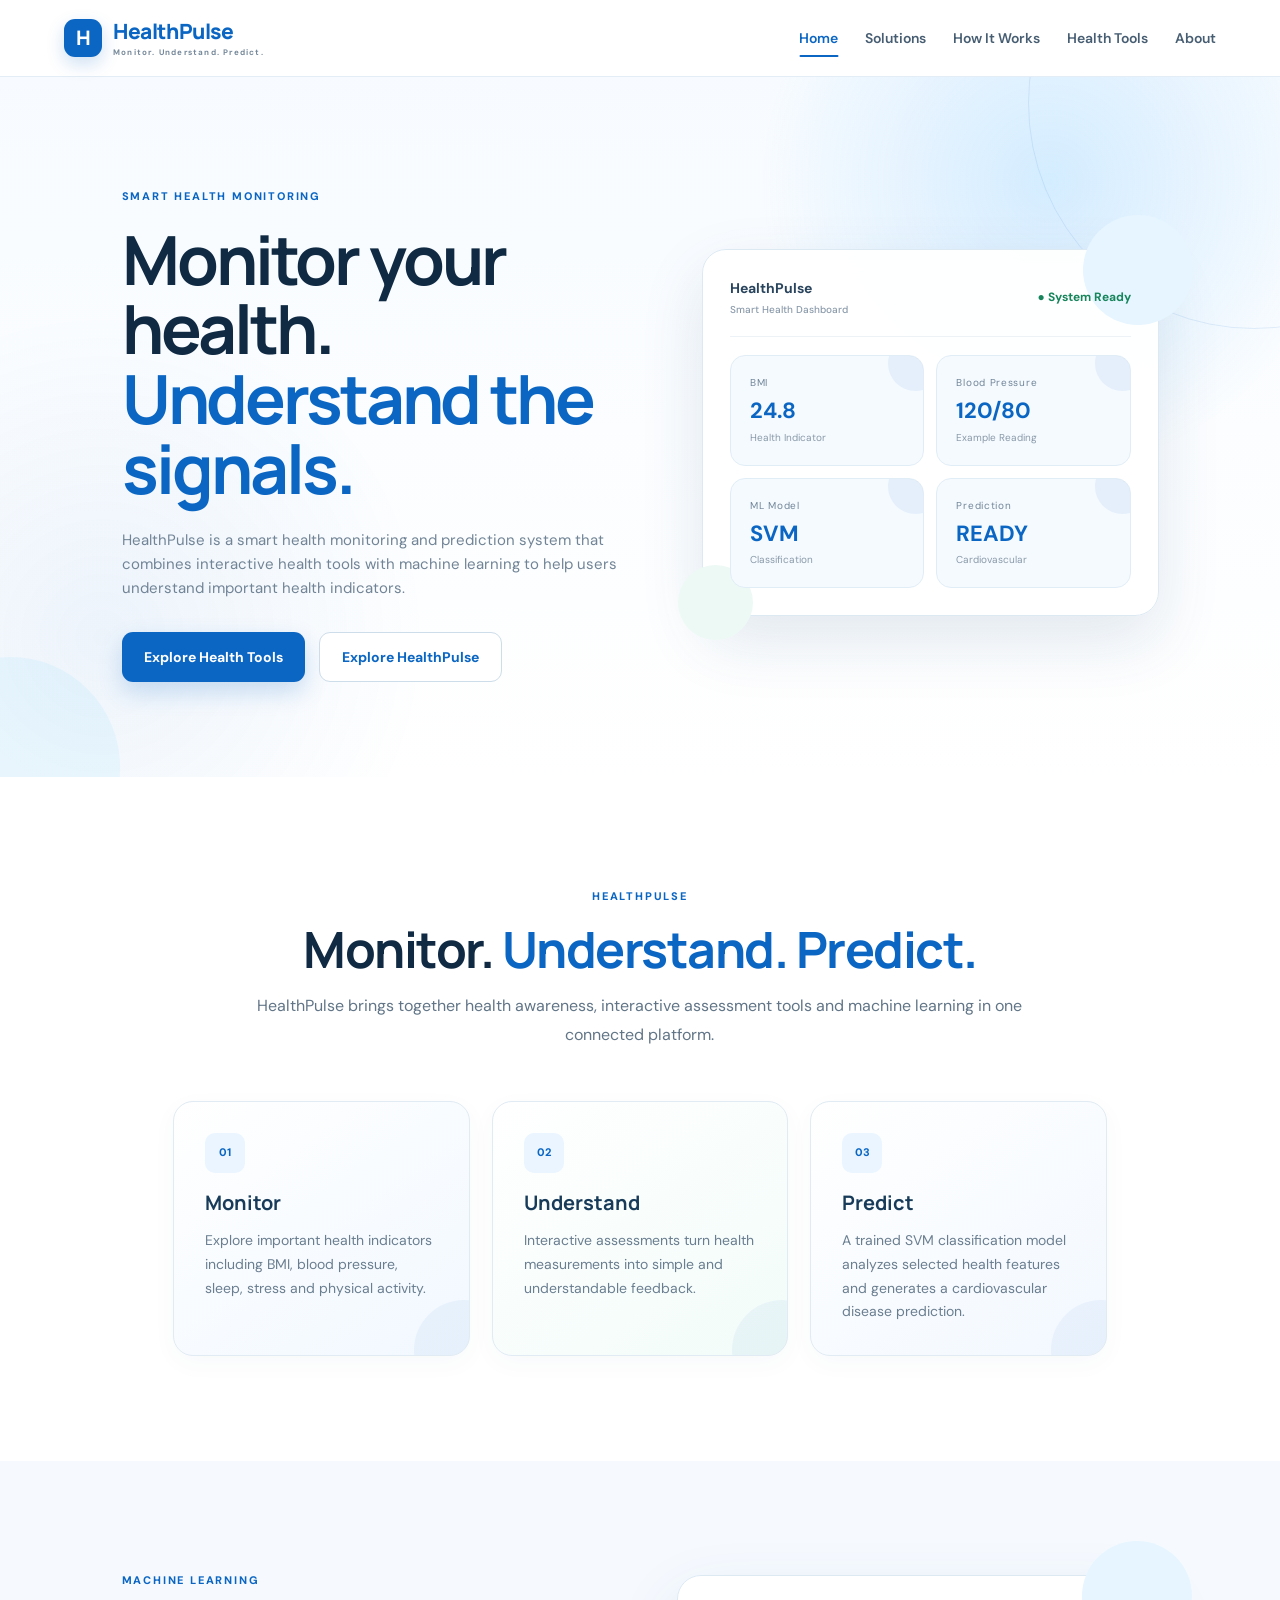
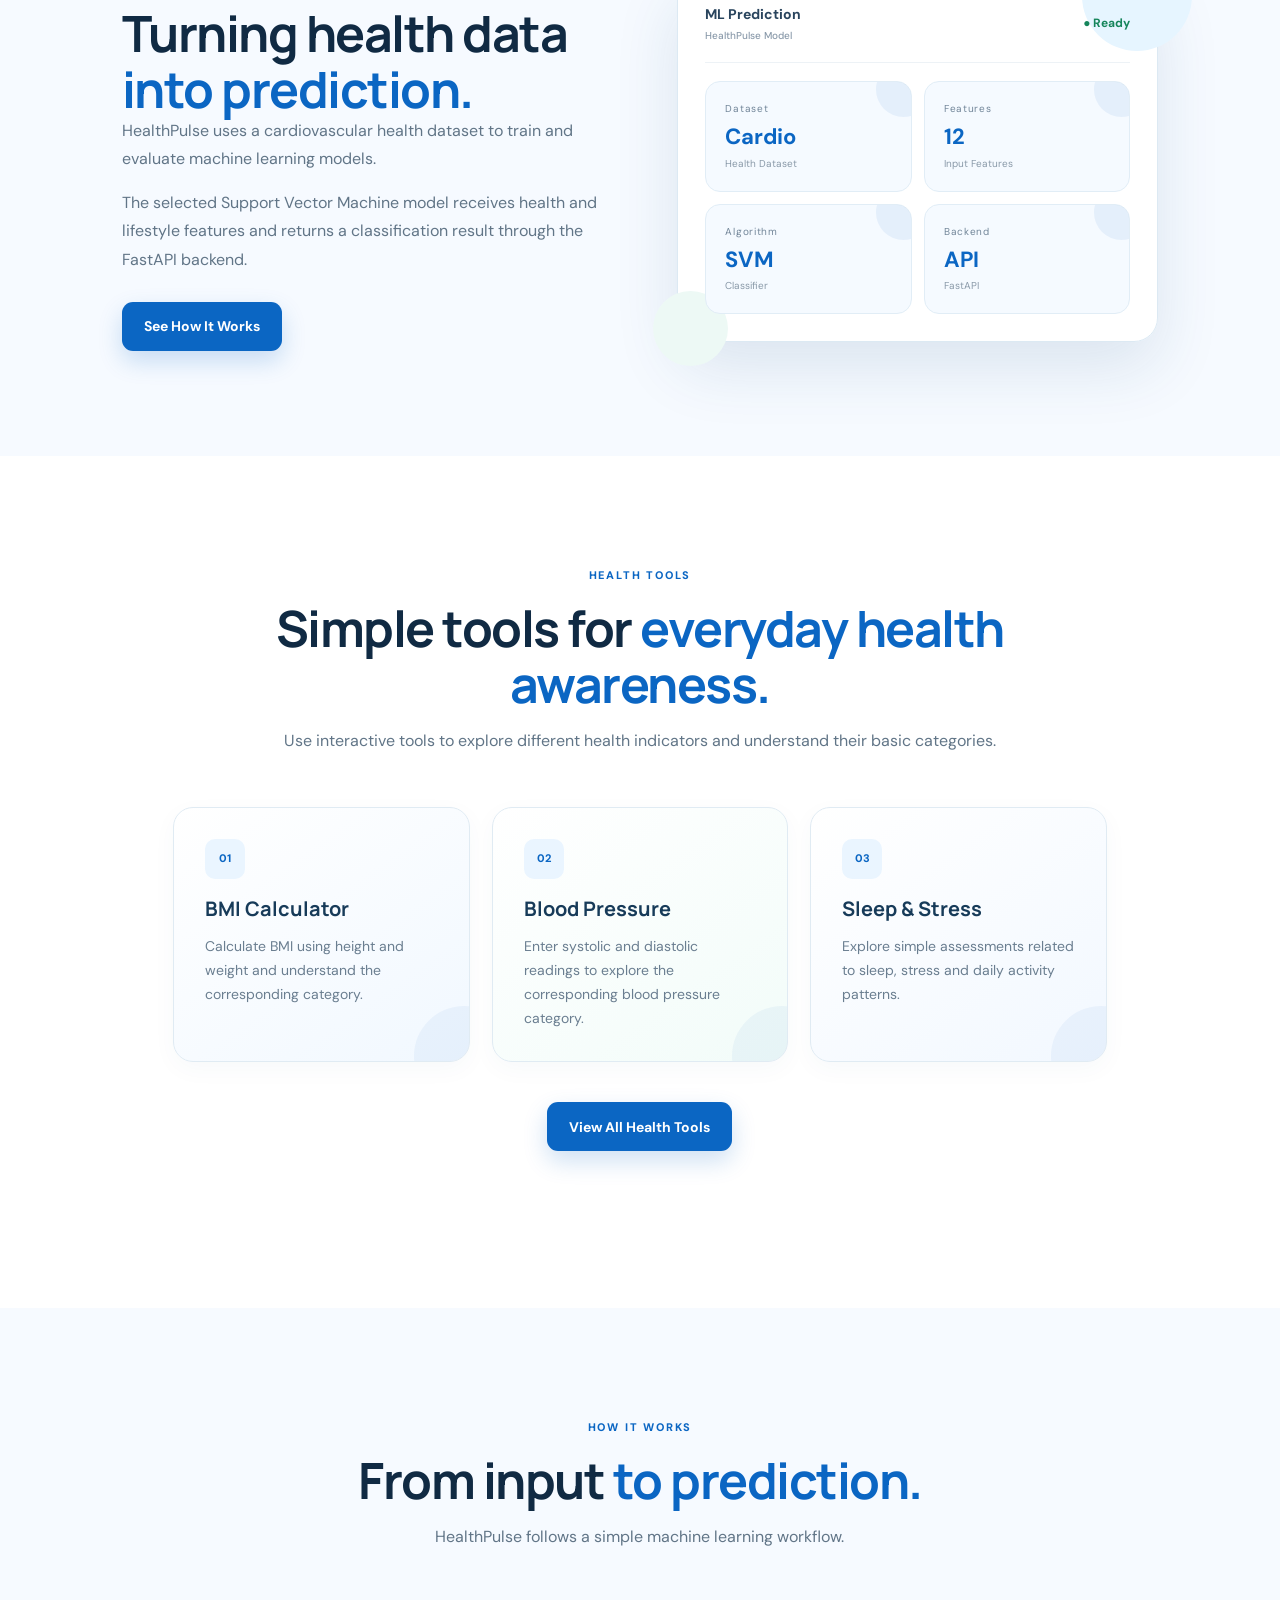
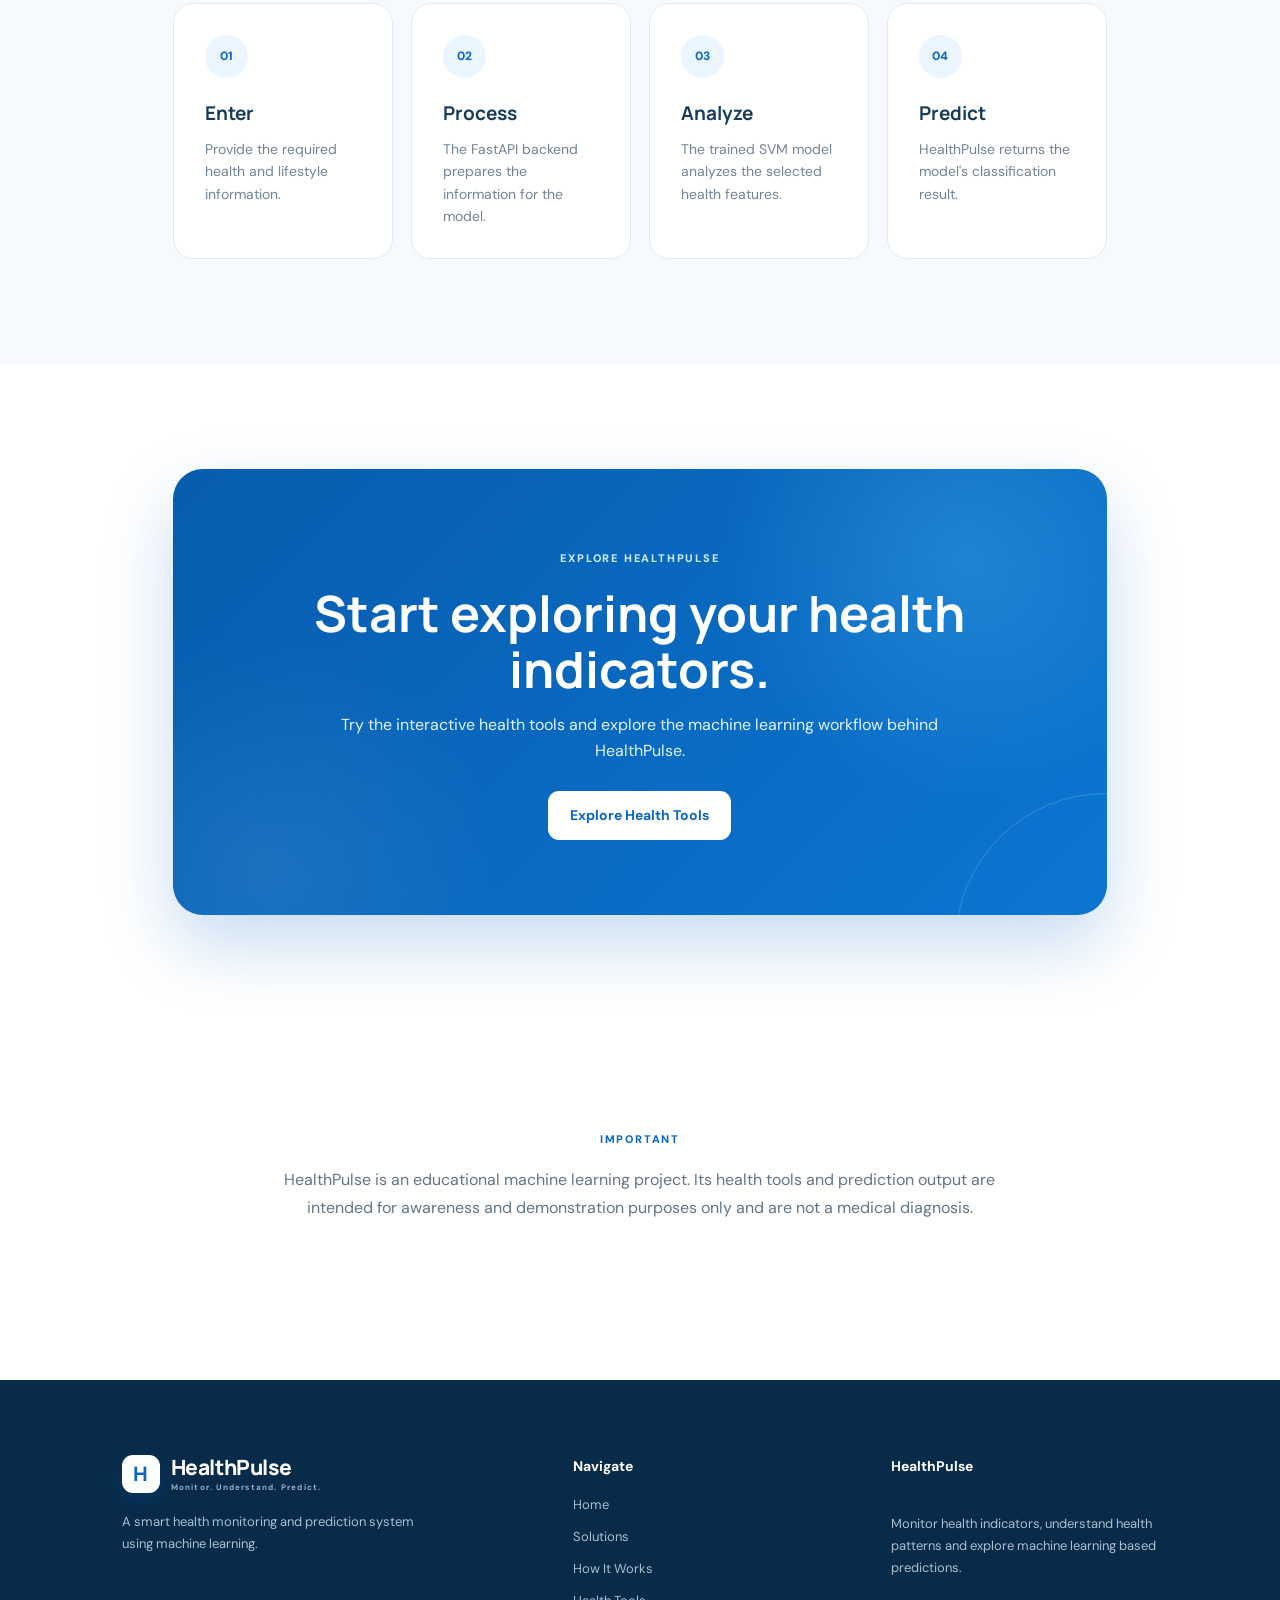
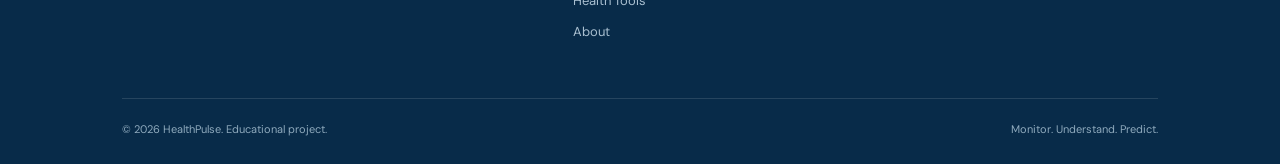
<file: frontend/index.html>
<!DOCTYPE html>
<html lang="en">

<head>
    <meta charset="UTF-8">
    <meta name="viewport" content="width=device-width, initial-scale=1.0">

    <title>HealthPulse | Smart Health Monitoring & Prediction</title>

    <link rel="stylesheet" href="css/style.css">

    <link rel="preconnect" href="https://fonts.googleapis.com">
    <link rel="preconnect" href="https://fonts.gstatic.com" crossorigin>

    <link
        href="https://fonts.googleapis.com/css2?family=DM+Sans:wght@400;500;600;700&family=Manrope:wght@500;600;700;800&display=swap"
        rel="stylesheet">
</head>

<body>

    <!-- ================================
         NAVBAR
    ================================= -->

    <header class="navbar">

        <div class="container nav-container">

            <a href="index.html" class="logo">

                <span class="brand-mark">H</span>

                <span class="brand-text">
                    <strong>HealthPulse</strong>
                    <small>Monitor. Understand. Predict.</small>
                </span>

            </a>


            <nav class="nav-menu">

                <a href="index.html" class="active">
                    Home
                </a>

                <a href="solutions.html">
                    Solutions
                </a>

                <a href="how-it-works.html">
                    How It Works
                </a>

                <a href="tools.html">
                    Health Tools
                </a>

                <a href="about.html">
                    About
                </a>

            </nav>


            <button class="menu-toggle" aria-label="Open Menu">
                ☰
            </button>

        </div>


        <!-- Mobile Menu -->

        <div class="mobile-menu">

            <a href="index.html">Home</a>

            <a href="solutions.html">Solutions</a>

            <a href="how-it-works.html">How It Works</a>

            <a href="tools.html">Health Tools</a>

            <a href="about.html">About</a>

        </div>

    </header>


    <!-- ================================
         HERO
    ================================= -->

    <main>

        <section class="hero">

            <div class="container hero-grid">

                <div class="hero-content reveal">

                    <div class="eyebrow">
                        SMART HEALTH MONITORING
                    </div>

                    <h1>
                        Monitor your health.
                        <span>Understand the signals.</span>
                    </h1>

                    <p>
                        HealthPulse is a smart health monitoring and
                        prediction system that combines interactive health
                        tools with machine learning to help users understand
                        important health indicators.
                    </p>


                    <div class="hero-buttons">

                        <a href="tools.html" class="btn-primary">
                            Explore Health Tools
                        </a>

                        <a href="solutions.html" class="btn-secondary">
                            Explore HealthPulse
                        </a>

                    </div>

                </div>


                <!-- ================================
                     HERO DASHBOARD
                ================================= -->

                <div class="dashboard reveal">

                    <div class="dash-top">

                        <div>
                            <strong>HealthPulse</strong>
                            <span>Smart Health Dashboard</span>
                        </div>

                        <div class="status">
                            <span>●</span> System Ready
                        </div>

                    </div>


                    <div class="metric-grid">

                        <div class="metric">

                            <span class="metric-label">
                                BMI
                            </span>

                            <strong>24.8</strong>

                            <small>
                                Health Indicator
                            </small>

                        </div>


                        <div class="metric">

                            <span class="metric-label">
                                Blood Pressure
                            </span>

                            <strong>120/80</strong>

                            <small>
                                Example Reading
                            </small>

                        </div>


                        <div class="metric">

                            <span class="metric-label">
                                ML Model
                            </span>

                            <strong>SVM</strong>

                            <small>
                                Classification
                            </small>

                        </div>


                        <div class="metric">

                            <span class="metric-label">
                                Prediction
                            </span>

                            <strong>READY</strong>

                            <small>
                                Cardiovascular
                            </small>

                        </div>

                    </div>

                </div>

            </div>

        </section>


        <!-- ================================
             MONITOR / UNDERSTAND / PREDICT
        ================================= -->

        <section class="section">

            <div class="container">

                <div class="section-heading reveal">

                    <div class="eyebrow">
                        HEALTHPULSE
                    </div>

                    <h2 class="section-title">
                        Monitor.
                        <span>Understand. Predict.</span>
                    </h2>

                    <p class="section-copy">
                        HealthPulse brings together health awareness,
                        interactive assessment tools and machine learning
                        in one connected platform.
                    </p>

                </div>


                <div class="cards">

                    <!-- Monitor -->

                    <div class="card reveal">

                        <span class="card-number">
                            01
                        </span>

                        <h3>
                            Monitor
                        </h3>

                        <p>
                            Explore important health indicators including
                            BMI, blood pressure, sleep, stress and physical
                            activity.
                        </p>

                    </div>


                    <!-- Understand -->

                    <div class="card reveal">

                        <span class="card-number">
                            02
                        </span>

                        <h3>
                            Understand
                        </h3>

                        <p>
                            Interactive assessments turn health measurements
                            into simple and understandable feedback.
                        </p>

                    </div>


                    <!-- Predict -->

                    <div class="card reveal">

                        <span class="card-number">
                            03
                        </span>

                        <h3>
                            Predict
                        </h3>

                        <p>
                            A trained SVM classification model analyzes
                            selected health features and generates a
                            cardiovascular disease prediction.
                        </p>

                    </div>

                </div>

            </div>

        </section>


        <!-- ================================
             ML SECTION
        ================================= -->

        <section class="section section-soft">

            <div class="container split">

                <div class="reveal">

                    <div class="eyebrow">
                        MACHINE LEARNING
                    </div>

                    <h2 class="section-title">
                        Turning health data
                        <span>into prediction.</span>
                    </h2>

                    <p class="section-copy">
                        HealthPulse uses a cardiovascular health dataset
                        to train and evaluate machine learning models.
                    </p>

                    <p class="section-copy">
                        The selected Support Vector Machine model receives
                        health and lifestyle features and returns a
                        classification result through the FastAPI backend.
                    </p>


                    <a href="how-it-works.html" class="btn-primary">
                        See How It Works
                    </a>

                </div>


                <div class="dashboard reveal">

                    <div class="dash-top">

                        <div>
                            <strong>ML Prediction</strong>
                            <span>HealthPulse Model</span>
                        </div>

                        <div class="status">
                            <span>●</span> Ready
                        </div>

                    </div>


                    <div class="metric-grid">

                        <div class="metric">

                            <span class="metric-label">
                                Dataset
                            </span>

                            <strong>Cardio</strong>

                            <small>
                                Health Dataset
                            </small>

                        </div>


                        <div class="metric">

                            <span class="metric-label">
                                Features
                            </span>

                            <strong>12</strong>

                            <small>
                                Input Features
                            </small>

                        </div>


                        <div class="metric">

                            <span class="metric-label">
                                Algorithm
                            </span>

                            <strong>SVM</strong>

                            <small>
                                Classifier
                            </small>

                        </div>


                        <div class="metric">

                            <span class="metric-label">
                                Backend
                            </span>

                            <strong>API</strong>

                            <small>
                                FastAPI
                            </small>

                        </div>

                    </div>

                </div>

            </div>

        </section>


        <!-- ================================
             HEALTH TOOLS
        ================================= -->

        <section class="section">

            <div class="container">

                <div class="section-heading reveal">

                    <div class="eyebrow">
                        HEALTH TOOLS
                    </div>

                    <h2 class="section-title">
                        Simple tools for
                        <span>everyday health awareness.</span>
                    </h2>

                    <p class="section-copy">
                        Use interactive tools to explore different health
                        indicators and understand their basic categories.
                    </p>

                </div>


                <div class="cards">

                    <div class="card reveal">

                        <span class="card-number">
                            01
                        </span>

                        <h3>
                            BMI Calculator
                        </h3>

                        <p>
                            Calculate BMI using height and weight and
                            understand the corresponding category.
                        </p>

                    </div>


                    <div class="card reveal">

                        <span class="card-number">
                            02
                        </span>

                        <h3>
                            Blood Pressure
                        </h3>

                        <p>
                            Enter systolic and diastolic readings to
                            explore the corresponding blood pressure category.
                        </p>

                    </div>


                    <div class="card reveal">

                        <span class="card-number">
                            03
                        </span>

                        <h3>
                            Sleep & Stress
                        </h3>

                        <p>
                            Explore simple assessments related to sleep,
                            stress and daily activity patterns.
                        </p>

                    </div>

                </div>


                <div class="section-heading reveal"
                    style="margin-top: 40px;">

                    <a href="tools.html" class="btn-primary">
                        View All Health Tools
                    </a>

                </div>

            </div>

        </section>


        <!-- ================================
             HOW IT WORKS
        ================================= -->

        <section class="section section-soft">

            <div class="container">

                <div class="section-heading reveal">

                    <div class="eyebrow">
                        HOW IT WORKS
                    </div>

                    <h2 class="section-title">
                        From input
                        <span>to prediction.</span>
                    </h2>

                    <p class="section-copy">
                        HealthPulse follows a simple machine learning
                        workflow.
                    </p>

                </div>


                <div class="steps">

                    <div class="step reveal">

                        <span>01</span>

                        <h3>
                            Enter
                        </h3>

                        <p>
                            Provide the required health and lifestyle
                            information.
                        </p>

                    </div>


                    <div class="step reveal">

                        <span>02</span>

                        <h3>
                            Process
                        </h3>

                        <p>
                            The FastAPI backend prepares the information
                            for the model.
                        </p>

                    </div>


                    <div class="step reveal">

                        <span>03</span>

                        <h3>
                            Analyze
                        </h3>

                        <p>
                            The trained SVM model analyzes the selected
                            health features.
                        </p>

                    </div>


                    <div class="step reveal">

                        <span>04</span>

                        <h3>
                            Predict
                        </h3>

                        <p>
                            HealthPulse returns the model's classification
                            result.
                        </p>

                    </div>

                </div>

            </div>

        </section>


        <!-- ================================
             FINAL CTA
        ================================= -->

        <section class="section">

            <div class="container">

                <div class="cta reveal">

                    <div class="cta-box">

                        <div>

                            <div class="eyebrow">
                                EXPLORE HEALTHPULSE
                            </div>

                            <h2>
                                Start exploring your
                                health indicators.
                            </h2>

                            <p>
                                Try the interactive health tools and explore
                                the machine learning workflow behind HealthPulse.
                            </p>

                        </div>


                        <a href="tools.html" class="btn-white">
                            Explore Health Tools
                        </a>

                    </div>

                </div>

            </div>

        </section>


        <!-- ================================
             DISCLAIMER
        ================================= -->

        <section class="section">

            <div class="container">

                <div class="section-heading reveal">

                    <div class="eyebrow">
                        IMPORTANT
                    </div>

                    <p class="section-copy">
                        HealthPulse is an educational machine learning project.
                        Its health tools and prediction output are intended for
                        awareness and demonstration purposes only and are not
                        a medical diagnosis.
                    </p>

                </div>

            </div>

        </section>

    </main>


    <!-- ================================
         FOOTER
    ================================= -->

    <footer class="footer">

        <div class="container footer-grid">

            <div class="footer-logo">

                <a href="index.html" class="logo">

                    <span class="brand-mark">H</span>

                    <span class="brand-text">
                        <strong>HealthPulse</strong>
                        <small>Monitor. Understand. Predict.</small>
                    </span>

                </a>

                <p>
                    A smart health monitoring and prediction system
                    using machine learning.
                </p>

            </div>


            <div class="footer-col">

                <h4>
                    Navigate
                </h4>

                <a href="index.html">Home</a>

                <a href="solutions.html">Solutions</a>

                <a href="how-it-works.html">How It Works</a>

                <a href="tools.html">Health Tools</a>

                <a href="about.html">About</a>

            </div>


            <div class="footer-col">

                <h4>
                    HealthPulse
                </h4>

                <p>
                    Monitor health indicators, understand health patterns
                    and explore machine learning based predictions.
                </p>

            </div>

        </div>


        <div class="container footer-bottom">

            <p>
                © 2026 HealthPulse. Educational project.
            </p>

            <p>
                Monitor. Understand. Predict.
            </p>

        </div>

    </footer>


    <script src="js/script.js"></script>

</body>

</html>
</file>
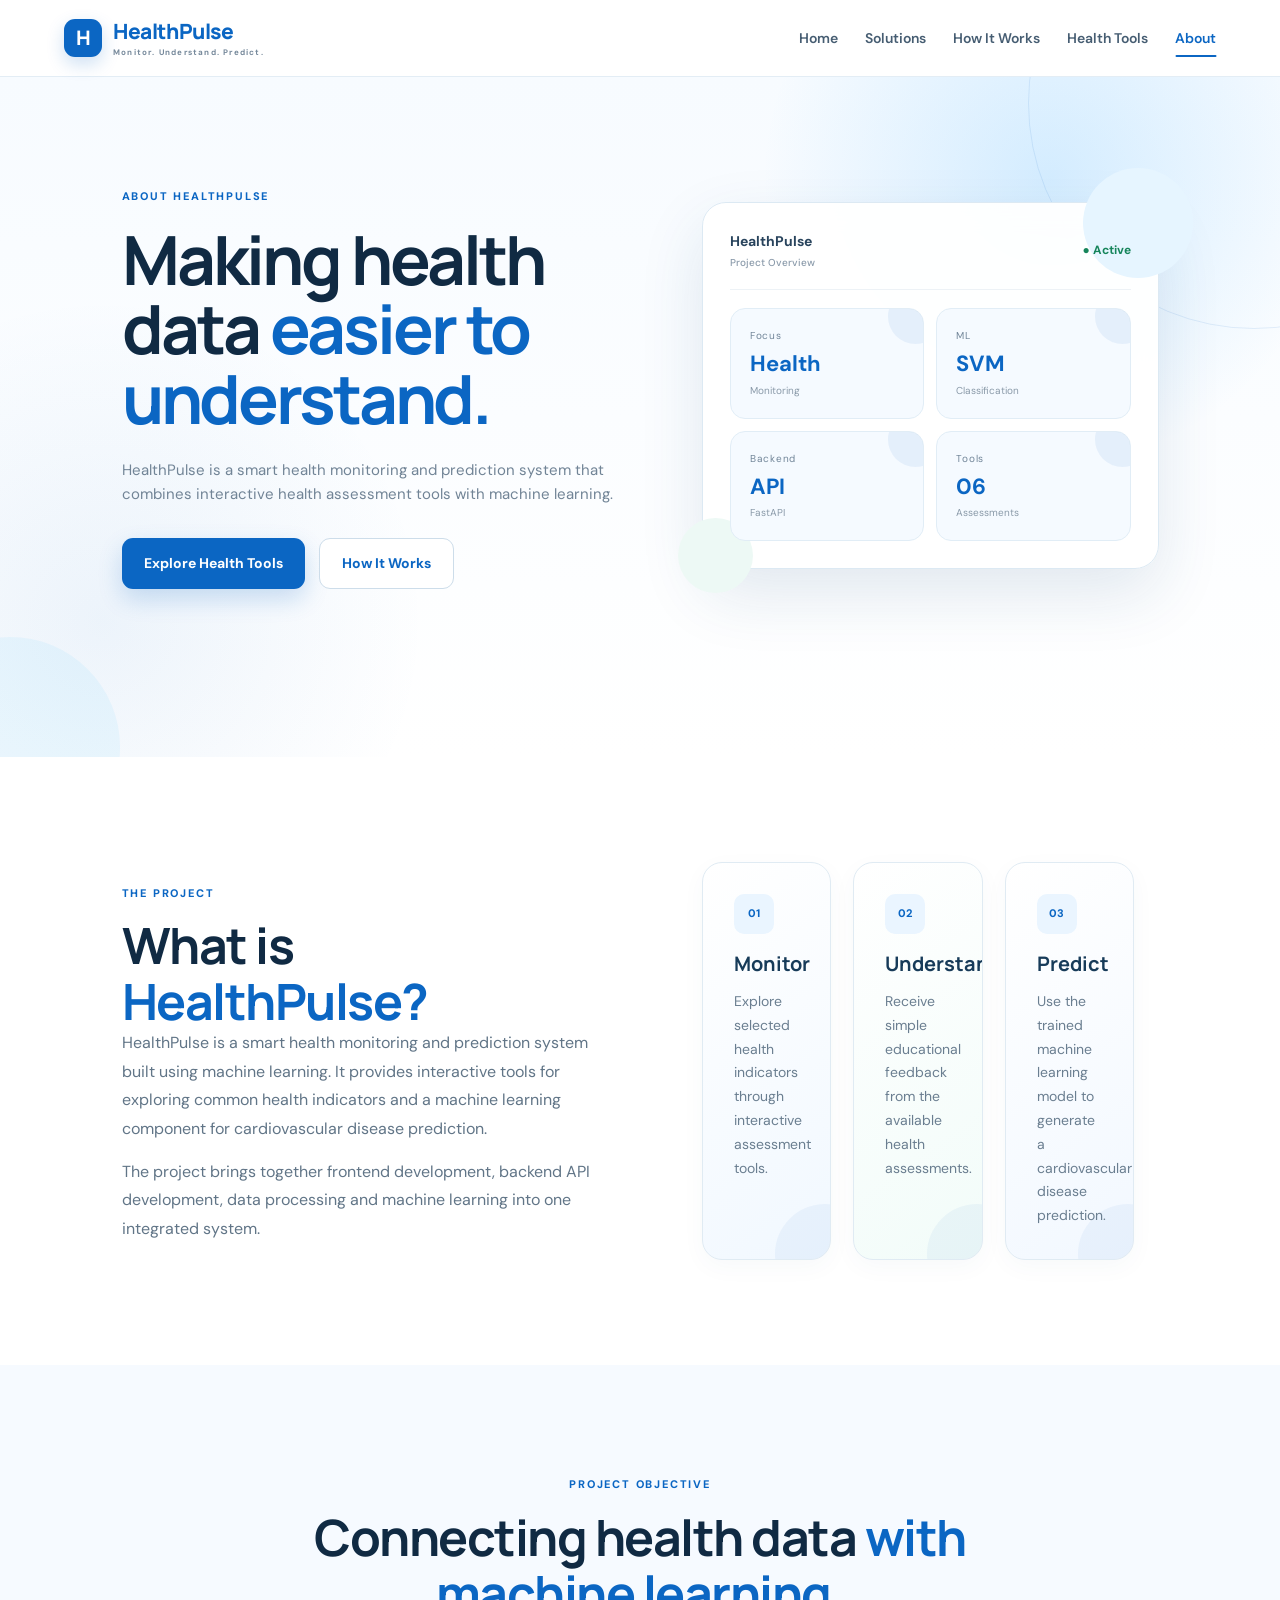
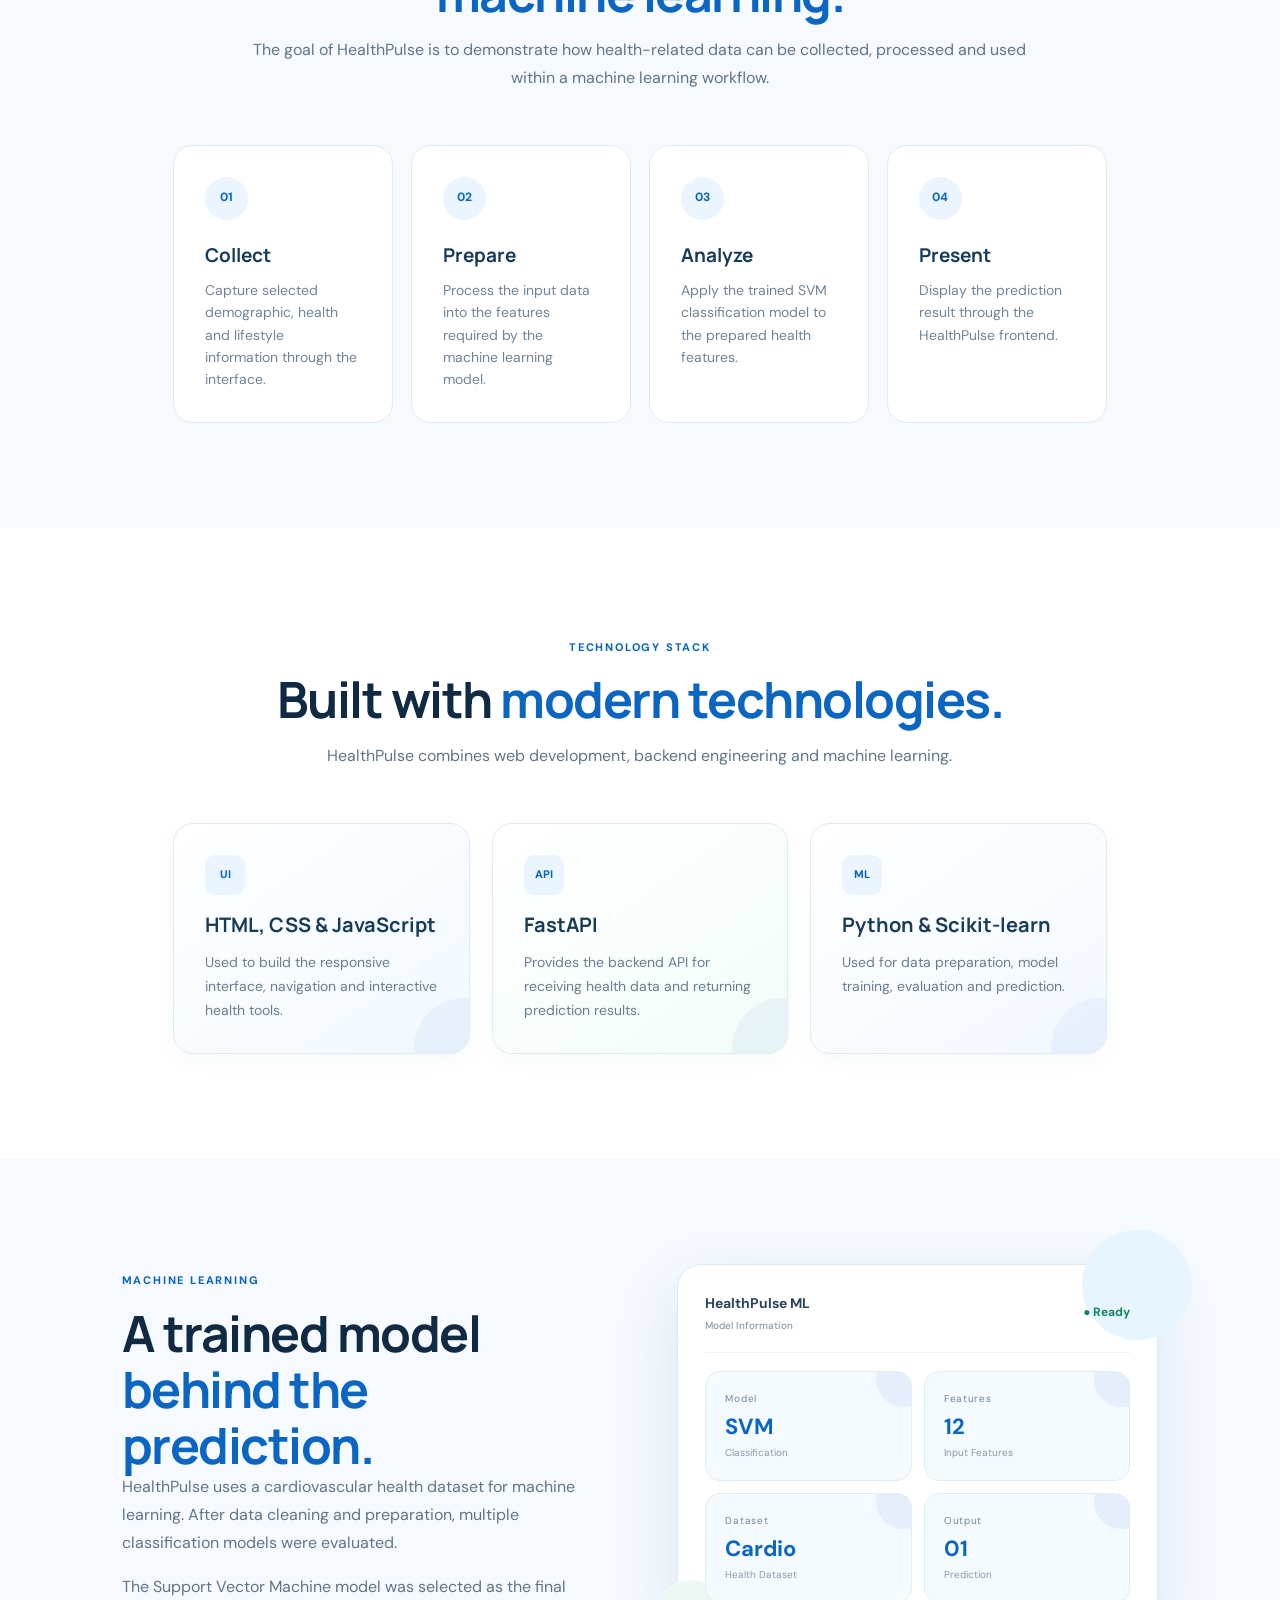
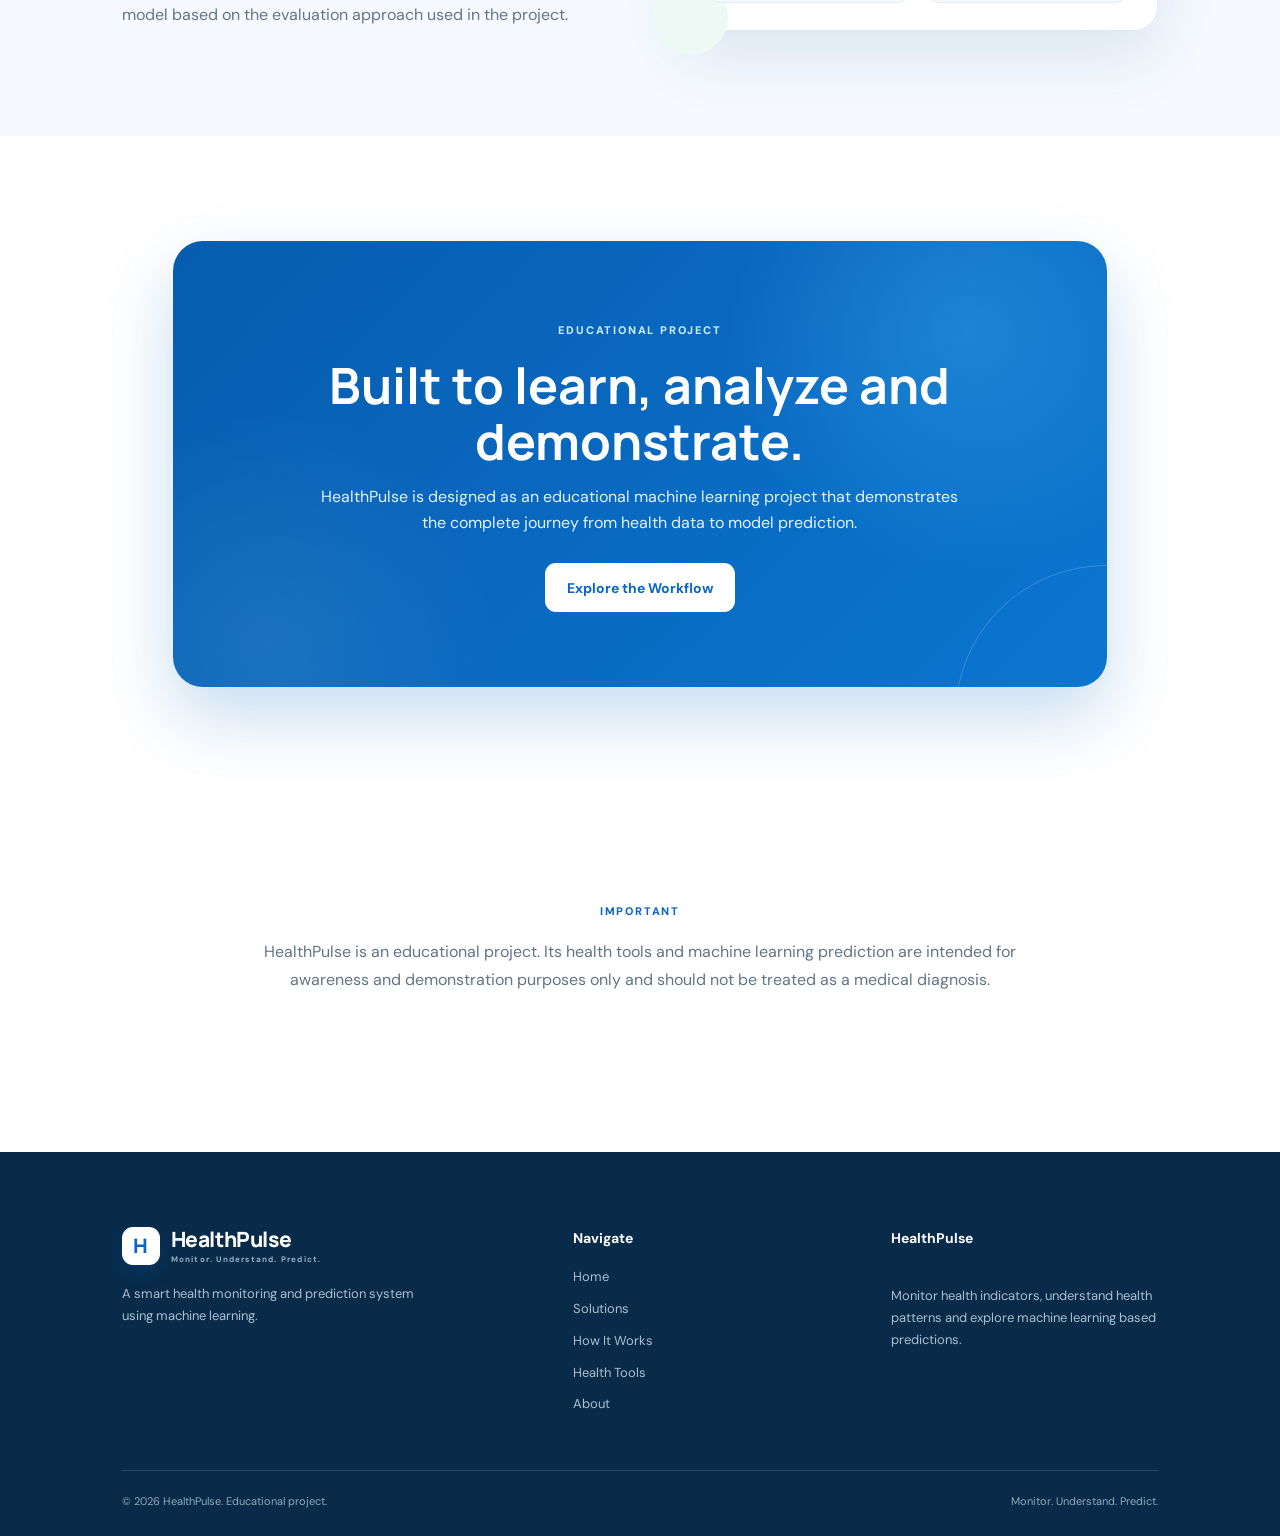
<file: frontend/about.html>
<!DOCTYPE html>
<html lang="en">

<head>
    <meta charset="UTF-8">
    <meta name="viewport" content="width=device-width, initial-scale=1.0">

    <title>About | HealthPulse</title>

    <link rel="stylesheet" href="css/style.css">

    <link rel="preconnect" href="https://fonts.googleapis.com">
    <link rel="preconnect" href="https://fonts.gstatic.com" crossorigin>

    <link
        href="https://fonts.googleapis.com/css2?family=DM+Sans:wght@400;500;600;700&family=Manrope:wght@500;600;700;800&display=swap"
        rel="stylesheet">
</head>

<body>

    <!-- ================================
         NAVBAR
    ================================= -->

    <header class="navbar">

        <div class="container nav-container">

            <a href="index.html" class="logo">

                <span class="brand-mark">H</span>

                <span class="brand-text">
                    <strong>HealthPulse</strong>
                    <small>Monitor. Understand. Predict.</small>
                </span>

            </a>


            <nav class="nav-menu">

                <a href="index.html">
                    Home
                </a>

                <a href="solutions.html">
                    Solutions
                </a>

                <a href="how-it-works.html">
                    How It Works
                </a>

                <a href="tools.html">
                    Health Tools
                </a>

                <a href="about.html" class="active">
                    About
                </a>

            </nav>


            <button class="menu-toggle" aria-label="Open Menu">
                ☰
            </button>

        </div>


        <div class="mobile-menu">

            <a href="index.html">Home</a>

            <a href="solutions.html">Solutions</a>

            <a href="how-it-works.html">How It Works</a>

            <a href="tools.html">Health Tools</a>

            <a href="about.html">About</a>

        </div>

    </header>


    <!-- ================================
         HERO
    ================================= -->

    <main>

        <section class="hero">

            <div class="container hero-grid">

                <div class="hero-content reveal">

                    <div class="eyebrow">
                        ABOUT HEALTHPULSE
                    </div>

                    <h1>
                        Making health data
                        <span>easier to understand.</span>
                    </h1>

                    <p>
                        HealthPulse is a smart health monitoring and
                        prediction system that combines interactive health
                        assessment tools with machine learning.
                    </p>

                    <div class="hero-buttons">

                        <a href="tools.html" class="btn-primary">
                            Explore Health Tools
                        </a>

                        <a href="how-it-works.html" class="btn-secondary">
                            How It Works
                        </a>

                    </div>

                </div>


                <div class="dashboard reveal">

                    <div class="dash-top">

                        <div>
                            <strong>HealthPulse</strong>
                            <span>Project Overview</span>
                        </div>

                        <div class="status">
                            <span>●</span> Active
                        </div>

                    </div>


                    <div class="metric-grid">

                        <div class="metric">

                            <span class="metric-label">
                                Focus
                            </span>

                            <strong>Health</strong>

                            <small>
                                Monitoring
                            </small>

                        </div>


                        <div class="metric">

                            <span class="metric-label">
                                ML
                            </span>

                            <strong>SVM</strong>

                            <small>
                                Classification
                            </small>

                        </div>


                        <div class="metric">

                            <span class="metric-label">
                                Backend
                            </span>

                            <strong>API</strong>

                            <small>
                                FastAPI
                            </small>

                        </div>


                        <div class="metric">

                            <span class="metric-label">
                                Tools
                            </span>

                            <strong>06</strong>

                            <small>
                                Assessments
                            </small>

                        </div>

                    </div>

                </div>

            </div>

        </section>


        <!-- ================================
             PROJECT
        ================================= -->

        <section class="section">

            <div class="container split">

                <div class="reveal">

                    <div class="eyebrow">
                        THE PROJECT
                    </div>

                    <h2 class="section-title">
                        What is
                        <span>HealthPulse?</span>
                    </h2>

                    <p class="section-copy">
                        HealthPulse is a smart health monitoring and
                        prediction system built using machine learning.
                        It provides interactive tools for exploring common
                        health indicators and a machine learning component
                        for cardiovascular disease prediction.
                    </p>

                    <p class="section-copy">
                        The project brings together frontend development,
                        backend API development, data processing and
                        machine learning into one integrated system.
                    </p>

                </div>


                <div class="cards reveal">

                    <div class="card">

                        <span class="card-number">
                            01
                        </span>

                        <h3>
                            Monitor
                        </h3>

                        <p>
                            Explore selected health indicators through
                            interactive assessment tools.
                        </p>

                    </div>


                    <div class="card">

                        <span class="card-number">
                            02
                        </span>

                        <h3>
                            Understand
                        </h3>

                        <p>
                            Receive simple educational feedback from
                            the available health assessments.
                        </p>

                    </div>


                    <div class="card">

                        <span class="card-number">
                            03
                        </span>

                        <h3>
                            Predict
                        </h3>

                        <p>
                            Use the trained machine learning model to
                            generate a cardiovascular disease prediction.
                        </p>

                    </div>

                </div>

            </div>

        </section>


        <!-- ================================
             OBJECTIVE
        ================================= -->

        <section class="section section-soft">

            <div class="container">

                <div class="section-heading reveal">

                    <div class="eyebrow">
                        PROJECT OBJECTIVE
                    </div>

                    <h2 class="section-title">
                        Connecting health data
                        <span>with machine learning.</span>
                    </h2>

                    <p class="section-copy">
                        The goal of HealthPulse is to demonstrate how
                        health-related data can be collected, processed
                        and used within a machine learning workflow.
                    </p>

                </div>


                <div class="steps">

                    <div class="step reveal">

                        <span>01</span>

                        <h3>
                            Collect
                        </h3>

                        <p>
                            Capture selected demographic, health and
                            lifestyle information through the interface.
                        </p>

                    </div>


                    <div class="step reveal">

                        <span>02</span>

                        <h3>
                            Prepare
                        </h3>

                        <p>
                            Process the input data into the features
                            required by the machine learning model.
                        </p>

                    </div>


                    <div class="step reveal">

                        <span>03</span>

                        <h3>
                            Analyze
                        </h3>

                        <p>
                            Apply the trained SVM classification model
                            to the prepared health features.
                        </p>

                    </div>


                    <div class="step reveal">

                        <span>04</span>

                        <h3>
                            Present
                        </h3>

                        <p>
                            Display the prediction result through the
                            HealthPulse frontend.
                        </p>

                    </div>

                </div>

            </div>

        </section>


        <!-- ================================
             TECHNOLOGY
        ================================= -->

        <section class="section">

            <div class="container">

                <div class="section-heading reveal">

                    <div class="eyebrow">
                        TECHNOLOGY STACK
                    </div>

                    <h2 class="section-title">
                        Built with
                        <span>modern technologies.</span>
                    </h2>

                    <p class="section-copy">
                        HealthPulse combines web development, backend
                        engineering and machine learning.
                    </p>

                </div>


                <div class="cards">

                    <div class="card reveal">

                        <span class="card-number">
                            UI
                        </span>

                        <h3>
                            HTML, CSS & JavaScript
                        </h3>

                        <p>
                            Used to build the responsive interface,
                            navigation and interactive health tools.
                        </p>

                    </div>


                    <div class="card reveal">

                        <span class="card-number">
                            API
                        </span>

                        <h3>
                            FastAPI
                        </h3>

                        <p>
                            Provides the backend API for receiving health
                            data and returning prediction results.
                        </p>

                    </div>


                    <div class="card reveal">

                        <span class="card-number">
                            ML
                        </span>

                        <h3>
                            Python & Scikit-learn
                        </h3>

                        <p>
                            Used for data preparation, model training,
                            evaluation and prediction.
                        </p>

                    </div>

                </div>

            </div>

        </section>


        <!-- ================================
             ML MODEL
        ================================= -->

        <section class="section section-soft">

            <div class="container split">

                <div class="reveal">

                    <div class="eyebrow">
                        MACHINE LEARNING
                    </div>

                    <h2 class="section-title">
                        A trained model
                        <span>behind the prediction.</span>
                    </h2>

                    <p class="section-copy">
                        HealthPulse uses a cardiovascular health dataset
                        for machine learning. After data cleaning and
                        preparation, multiple classification models were
                        evaluated.
                    </p>

                    <p class="section-copy">
                        The Support Vector Machine model was selected as
                        the final model based on the evaluation approach
                        used in the project.
                    </p>

                </div>


                <div class="dashboard reveal">

                    <div class="dash-top">

                        <div>
                            <strong>HealthPulse ML</strong>
                            <span>Model Information</span>
                        </div>

                        <div class="status">
                            <span>●</span> Ready
                        </div>

                    </div>


                    <div class="metric-grid">

                        <div class="metric">

                            <span class="metric-label">
                                Model
                            </span>

                            <strong>SVM</strong>

                            <small>
                                Classification
                            </small>

                        </div>


                        <div class="metric">

                            <span class="metric-label">
                                Features
                            </span>

                            <strong>12</strong>

                            <small>
                                Input Features
                            </small>

                        </div>


                        <div class="metric">

                            <span class="metric-label">
                                Dataset
                            </span>

                            <strong>Cardio</strong>

                            <small>
                                Health Dataset
                            </small>

                        </div>


                        <div class="metric">

                            <span class="metric-label">
                                Output
                            </span>

                            <strong>01</strong>

                            <small>
                                Prediction
                            </small>

                        </div>

                    </div>

                </div>

            </div>

        </section>


        <!-- ================================
             EDUCATIONAL PURPOSE
        ================================= -->

        <section class="section">

            <div class="container">

                <div class="cta reveal">

                    <div class="cta-box">

                        <div>

                            <div class="eyebrow">
                                EDUCATIONAL PROJECT
                            </div>

                            <h2>
                                Built to learn,
                                analyze and demonstrate.
                            </h2>

                            <p>
                                HealthPulse is designed as an educational
                                machine learning project that demonstrates
                                the complete journey from health data to
                                model prediction.
                            </p>

                        </div>


                        <a href="how-it-works.html" class="btn-white">
                            Explore the Workflow
                        </a>

                    </div>

                </div>

            </div>

        </section>


        <!-- ================================
             DISCLAIMER
        ================================= -->

        <section class="section">

            <div class="container">

                <div class="section-heading reveal">

                    <div class="eyebrow">
                        IMPORTANT
                    </div>

                    <p class="section-copy">
                        HealthPulse is an educational project. Its health
                        tools and machine learning prediction are intended
                        for awareness and demonstration purposes only and
                        should not be treated as a medical diagnosis.
                    </p>

                </div>

            </div>

        </section>

    </main>


    <!-- ================================
         FOOTER
    ================================= -->

    <footer class="footer">

        <div class="container footer-grid">

            <div class="footer-logo">

                <a href="index.html" class="logo">

                    <span class="brand-mark">H</span>

                    <span class="brand-text">
                        <strong>HealthPulse</strong>
                        <small>Monitor. Understand. Predict.</small>
                    </span>

                </a>

                <p>
                    A smart health monitoring and prediction system
                    using machine learning.
                </p>

            </div>


            <div class="footer-col">

                <h4>
                    Navigate
                </h4>

                <a href="index.html">Home</a>

                <a href="solutions.html">Solutions</a>

                <a href="how-it-works.html">How It Works</a>

                <a href="tools.html">Health Tools</a>

                <a href="about.html">About</a>

            </div>


            <div class="footer-col">

                <h4>
                    HealthPulse
                </h4>

                <p>
                    Monitor health indicators, understand health patterns
                    and explore machine learning based predictions.
                </p>

            </div>

        </div>


        <div class="container footer-bottom">

            <p>
                © 2026 HealthPulse. Educational project.
            </p>

            <p>
                Monitor. Understand. Predict.
            </p>

        </div>

    </footer>


    <script src="js/script.js"></script>

</body>

</html>
</file>
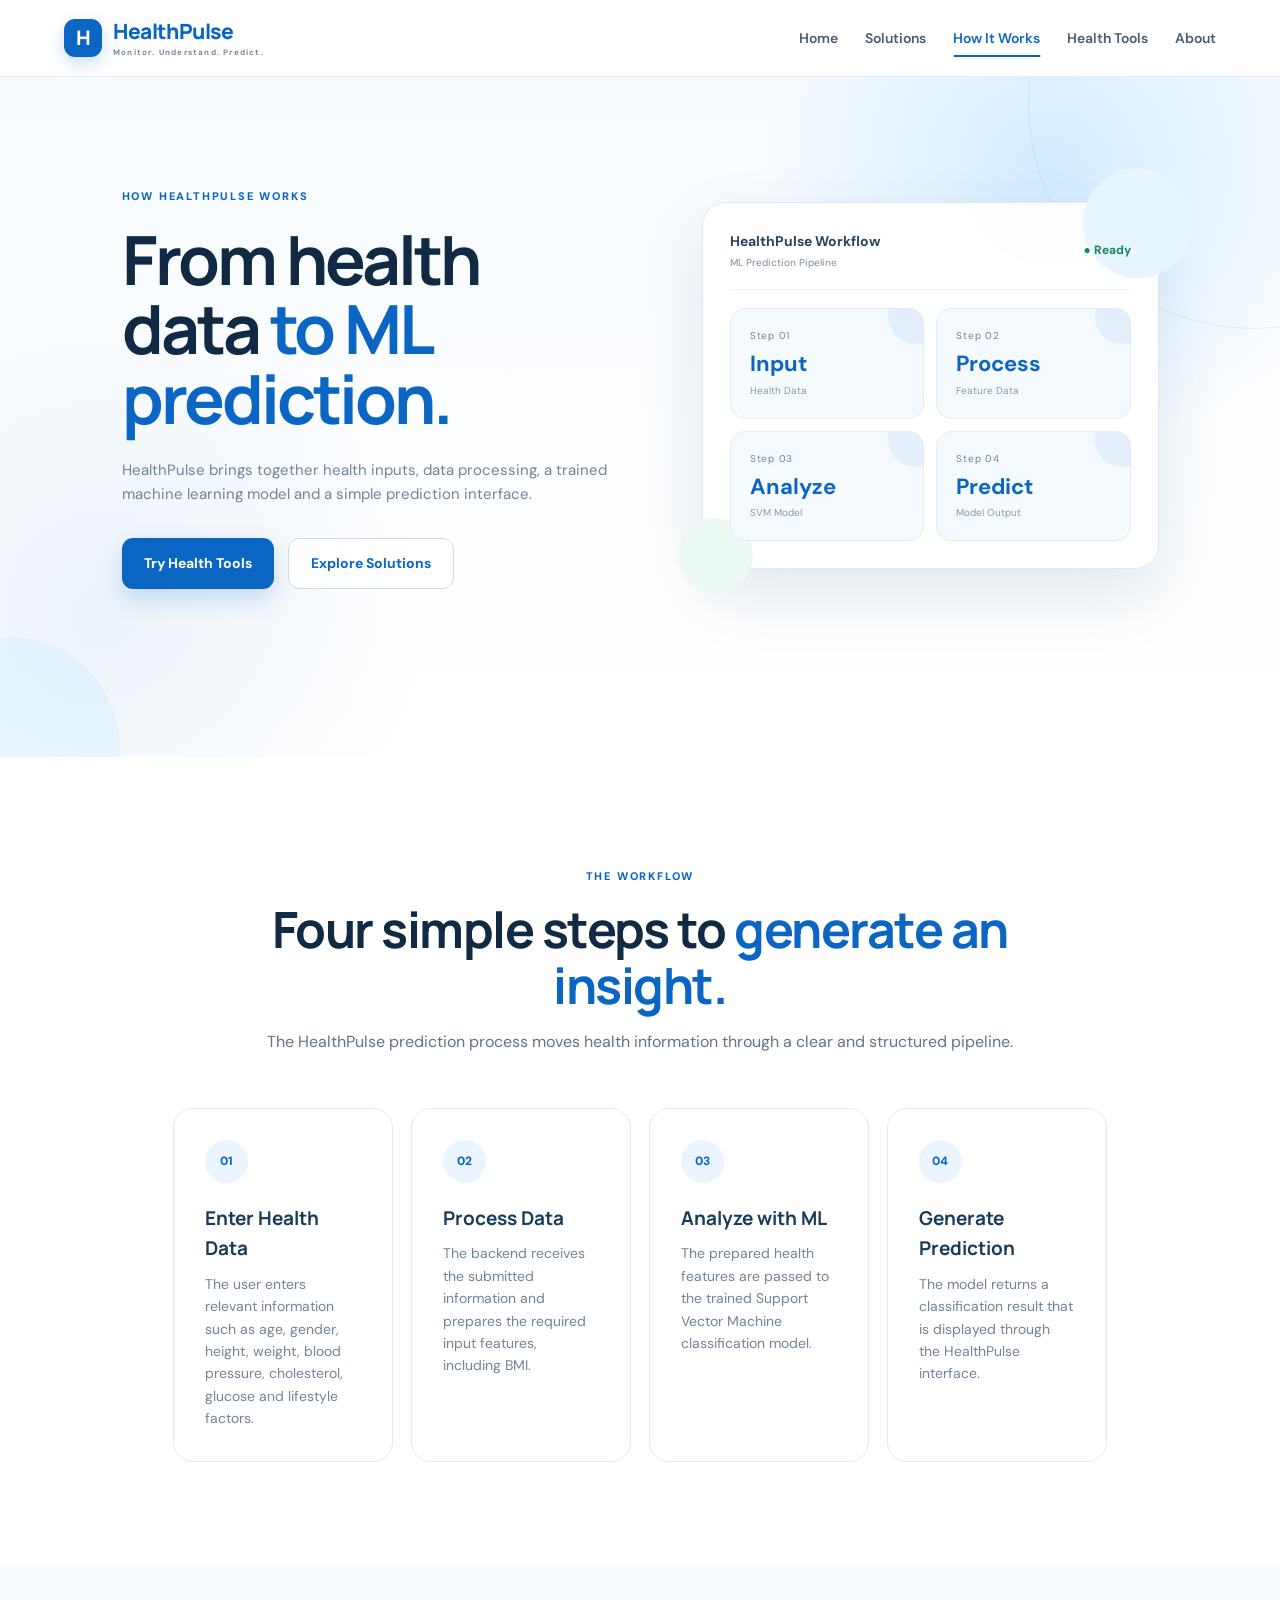
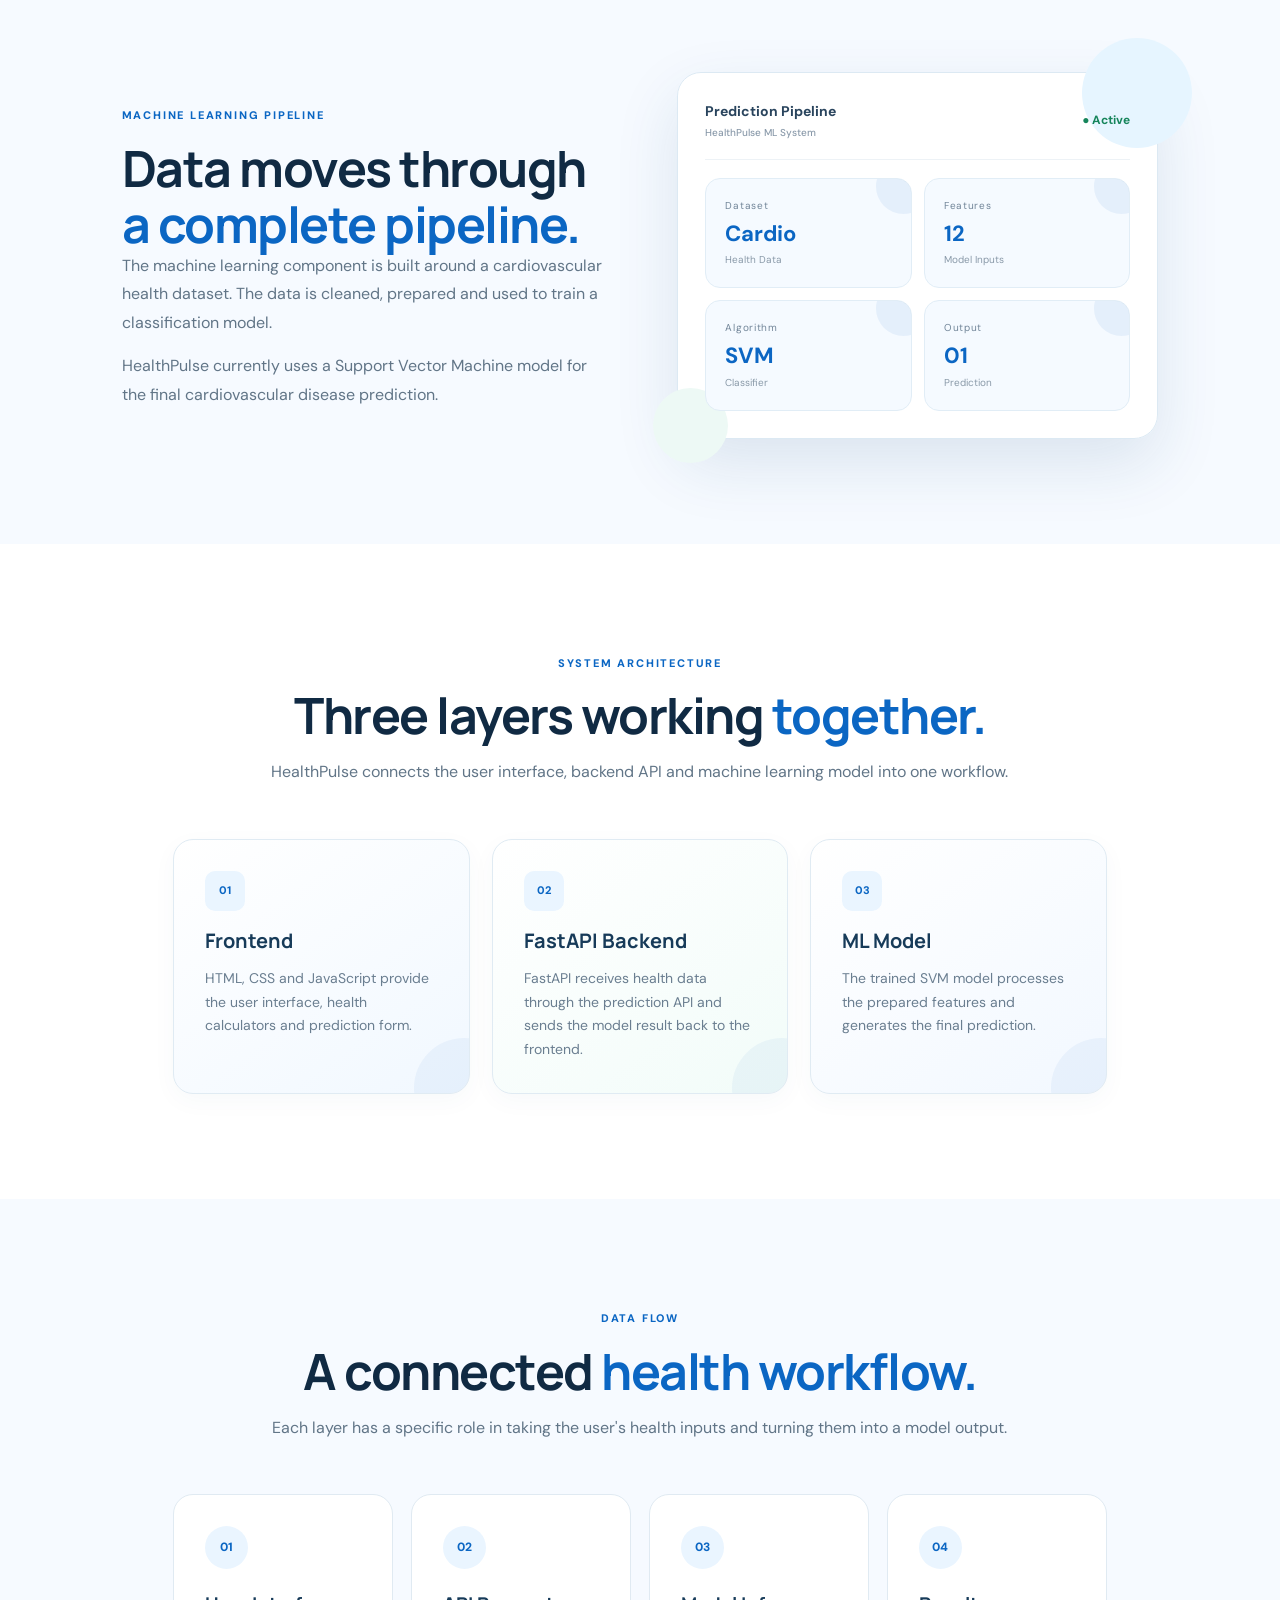
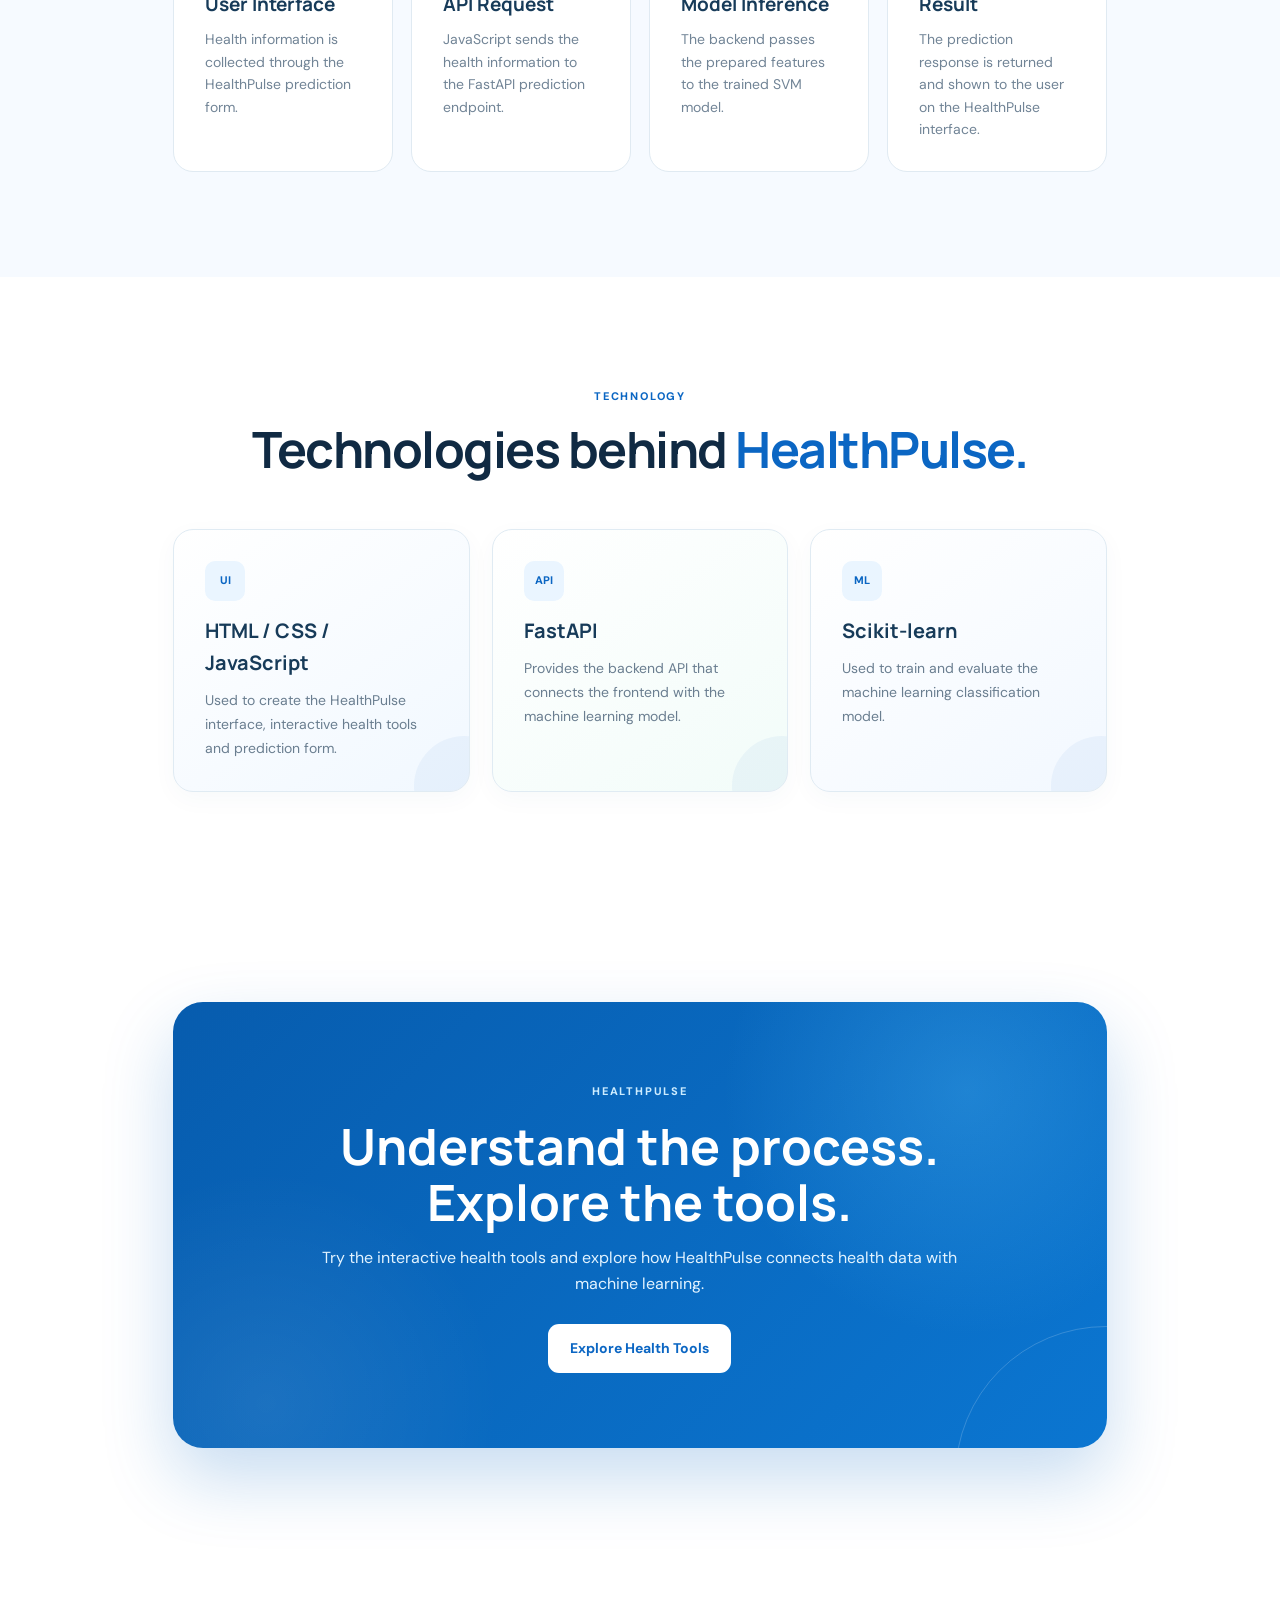
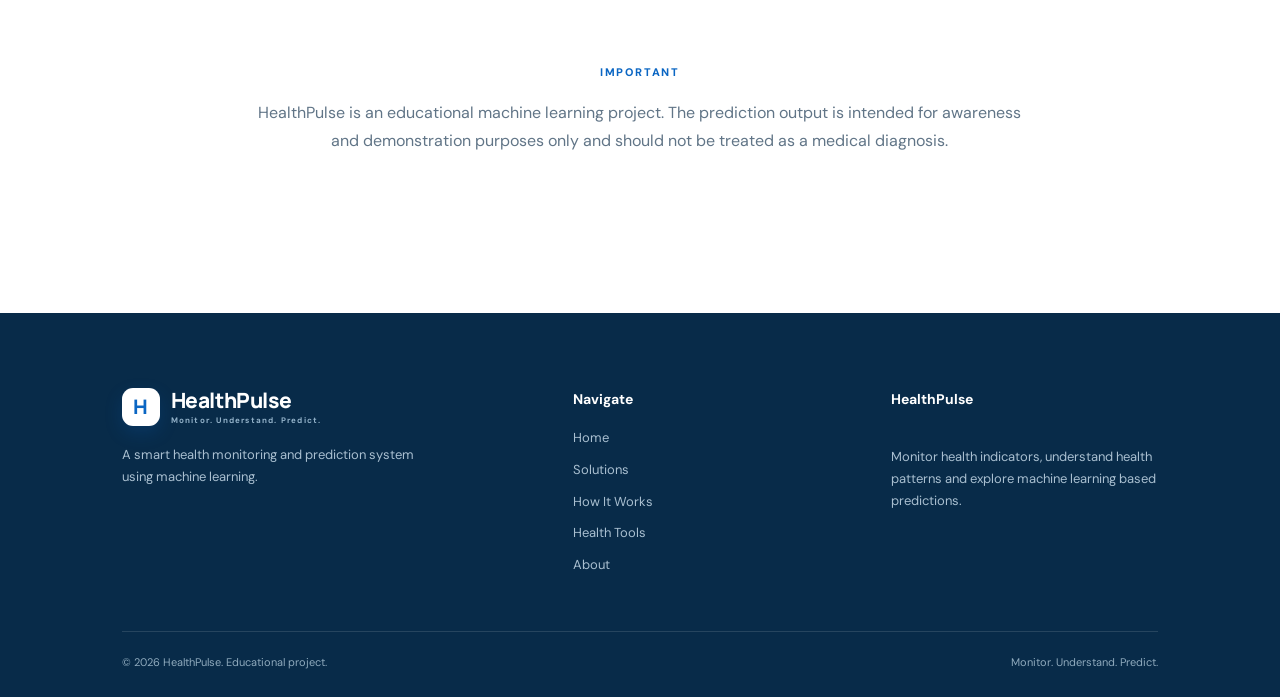
<file: frontend/how-it-works.html>
<!DOCTYPE html>
<html lang="en">

<head>
    <meta charset="UTF-8">
    <meta name="viewport" content="width=device-width, initial-scale=1.0">

    <title>How It Works | HealthPulse</title>

    <link rel="stylesheet" href="css/style.css">

    <link rel="preconnect" href="https://fonts.googleapis.com">
    <link rel="preconnect" href="https://fonts.gstatic.com" crossorigin>

    <link
        href="https://fonts.googleapis.com/css2?family=DM+Sans:wght@400;500;600;700&family=Manrope:wght@500;600;700;800&display=swap"
        rel="stylesheet">
</head>

<body>

    <!-- ================================
         NAVBAR
    ================================= -->

    <header class="navbar">

        <div class="container nav-container">

            <a href="index.html" class="logo">

                <span class="brand-mark">H</span>

                <span class="brand-text">
                    <strong>HealthPulse</strong>
                    <small>Monitor. Understand. Predict.</small>
                </span>

            </a>


            <nav class="nav-menu">

                <a href="index.html">
                    Home
                </a>

                <a href="solutions.html">
                    Solutions
                </a>

                <a href="how-it-works.html" class="active">
                    How It Works
                </a>

                <a href="tools.html">
                    Health Tools
                </a>

                <a href="about.html">
                    About
                </a>

            </nav>


            <button class="menu-toggle" aria-label="Open Menu">
                ☰
            </button>

        </div>


        <!-- Mobile Menu -->

        <div class="mobile-menu">

            <a href="index.html">Home</a>

            <a href="solutions.html">Solutions</a>

            <a href="how-it-works.html">How It Works</a>

            <a href="tools.html">Health Tools</a>

            <a href="about.html">About</a>

        </div>

    </header>


    <!-- ================================
         HERO
    ================================= -->

    <main>

        <section class="hero">

            <div class="container hero-grid">

                <div class="hero-content reveal">

                    <div class="eyebrow">
                        HOW HEALTHPULSE WORKS
                    </div>

                    <h1>
                        From health data
                        <span>to ML prediction.</span>
                    </h1>

                    <p>
                        HealthPulse brings together health inputs,
                        data processing, a trained machine learning model
                        and a simple prediction interface.
                    </p>


                    <div class="hero-buttons">

                        <a href="tools.html" class="btn-primary">
                            Try Health Tools
                        </a>

                        <a href="solutions.html" class="btn-secondary">
                            Explore Solutions
                        </a>

                    </div>

                </div>


                <!-- Workflow Dashboard -->

                <div class="dashboard reveal">

                    <div class="dash-top">

                        <div>
                            <strong>HealthPulse Workflow</strong>
                            <span>ML Prediction Pipeline</span>
                        </div>

                        <div class="status">
                            <span>●</span> Ready
                        </div>

                    </div>


                    <div class="metric-grid">

                        <div class="metric">

                            <span class="metric-label">
                                Step 01
                            </span>

                            <strong>Input</strong>

                            <small>
                                Health Data
                            </small>

                        </div>


                        <div class="metric">

                            <span class="metric-label">
                                Step 02
                            </span>

                            <strong>Process</strong>

                            <small>
                                Feature Data
                            </small>

                        </div>


                        <div class="metric">

                            <span class="metric-label">
                                Step 03
                            </span>

                            <strong>Analyze</strong>

                            <small>
                                SVM Model
                            </small>

                        </div>


                        <div class="metric">

                            <span class="metric-label">
                                Step 04
                            </span>

                            <strong>Predict</strong>

                            <small>
                                Model Output
                            </small>

                        </div>

                    </div>

                </div>

            </div>

        </section>


        <!-- ================================
             MAIN WORKFLOW
        ================================= -->

        <section class="section">

            <div class="container">

                <div class="section-heading reveal">

                    <div class="eyebrow">
                        THE WORKFLOW
                    </div>

                    <h2 class="section-title">
                        Four simple steps to
                        <span>generate an insight.</span>
                    </h2>

                    <p class="section-copy">
                        The HealthPulse prediction process moves health
                        information through a clear and structured pipeline.
                    </p>

                </div>


                <div class="steps">

                    <!-- Step 1 -->

                    <div class="step reveal">

                        <span>01</span>

                        <h3>
                            Enter Health Data
                        </h3>

                        <p>
                            The user enters relevant information such as
                            age, gender, height, weight, blood pressure,
                            cholesterol, glucose and lifestyle factors.
                        </p>

                    </div>


                    <!-- Step 2 -->

                    <div class="step reveal">

                        <span>02</span>

                        <h3>
                            Process Data
                        </h3>

                        <p>
                            The backend receives the submitted information
                            and prepares the required input features,
                            including BMI.
                        </p>

                    </div>


                    <!-- Step 3 -->

                    <div class="step reveal">

                        <span>03</span>

                        <h3>
                            Analyze with ML
                        </h3>

                        <p>
                            The prepared health features are passed to the
                            trained Support Vector Machine classification model.
                        </p>

                    </div>


                    <!-- Step 4 -->

                    <div class="step reveal">

                        <span>04</span>

                        <h3>
                            Generate Prediction
                        </h3>

                        <p>
                            The model returns a classification result that
                            is displayed through the HealthPulse interface.
                        </p>

                    </div>

                </div>

            </div>

        </section>


        <!-- ================================
             ML PIPELINE
        ================================= -->

        <section class="section section-soft">

            <div class="container split">

                <div class="reveal">

                    <div class="eyebrow">
                        MACHINE LEARNING PIPELINE
                    </div>

                    <h2 class="section-title">
                        Data moves through
                        <span>a complete pipeline.</span>
                    </h2>

                    <p class="section-copy">
                        The machine learning component is built around a
                        cardiovascular health dataset. The data is cleaned,
                        prepared and used to train a classification model.
                    </p>

                    <p class="section-copy">
                        HealthPulse currently uses a Support Vector Machine
                        model for the final cardiovascular disease prediction.
                    </p>

                </div>


                <div class="dashboard reveal">

                    <div class="dash-top">

                        <div>
                            <strong>Prediction Pipeline</strong>
                            <span>HealthPulse ML System</span>
                        </div>

                        <div class="status">
                            <span>●</span> Active
                        </div>

                    </div>


                    <div class="metric-grid">

                        <div class="metric">

                            <span class="metric-label">
                                Dataset
                            </span>

                            <strong>Cardio</strong>

                            <small>
                                Health Data
                            </small>

                        </div>


                        <div class="metric">

                            <span class="metric-label">
                                Features
                            </span>

                            <strong>12</strong>

                            <small>
                                Model Inputs
                            </small>

                        </div>


                        <div class="metric">

                            <span class="metric-label">
                                Algorithm
                            </span>

                            <strong>SVM</strong>

                            <small>
                                Classifier
                            </small>

                        </div>


                        <div class="metric">

                            <span class="metric-label">
                                Output
                            </span>

                            <strong>01</strong>

                            <small>
                                Prediction
                            </small>

                        </div>

                    </div>

                </div>

            </div>

        </section>


        <!-- ================================
             SYSTEM ARCHITECTURE
        ================================= -->

        <section class="section">

            <div class="container">

                <div class="section-heading reveal">

                    <div class="eyebrow">
                        SYSTEM ARCHITECTURE
                    </div>

                    <h2 class="section-title">
                        Three layers working
                        <span>together.</span>
                    </h2>

                    <p class="section-copy">
                        HealthPulse connects the user interface, backend API
                        and machine learning model into one workflow.
                    </p>

                </div>


                <div class="cards">

                    <!-- Frontend -->

                    <div class="card reveal">

                        <span class="card-number">
                            01
                        </span>

                        <h3>
                            Frontend
                        </h3>

                        <p>
                            HTML, CSS and JavaScript provide the user
                            interface, health calculators and prediction form.
                        </p>

                    </div>


                    <!-- Backend -->

                    <div class="card reveal">

                        <span class="card-number">
                            02
                        </span>

                        <h3>
                            FastAPI Backend
                        </h3>

                        <p>
                            FastAPI receives health data through the prediction
                            API and sends the model result back to the frontend.
                        </p>

                    </div>


                    <!-- ML -->

                    <div class="card reveal">

                        <span class="card-number">
                            03
                        </span>

                        <h3>
                            ML Model
                        </h3>

                        <p>
                            The trained SVM model processes the prepared
                            features and generates the final prediction.
                        </p>

                    </div>

                </div>

            </div>

        </section>


        <!-- ================================
             DATA FLOW
        ================================= -->

        <section class="section section-soft">

            <div class="container">

                <div class="section-heading reveal">

                    <div class="eyebrow">
                        DATA FLOW
                    </div>

                    <h2 class="section-title">
                        A connected
                        <span>health workflow.</span>
                    </h2>

                    <p class="section-copy">
                        Each layer has a specific role in taking the user's
                        health inputs and turning them into a model output.
                    </p>

                </div>


                <div class="steps">

                    <div class="step reveal">

                        <span>01</span>

                        <h3>
                            User Interface
                        </h3>

                        <p>
                            Health information is collected through the
                            HealthPulse prediction form.
                        </p>

                    </div>


                    <div class="step reveal">

                        <span>02</span>

                        <h3>
                            API Request
                        </h3>

                        <p>
                            JavaScript sends the health information to the
                            FastAPI prediction endpoint.
                        </p>

                    </div>


                    <div class="step reveal">

                        <span>03</span>

                        <h3>
                            Model Inference
                        </h3>

                        <p>
                            The backend passes the prepared features to
                            the trained SVM model.
                        </p>

                    </div>


                    <div class="step reveal">

                        <span>04</span>

                        <h3>
                            Result
                        </h3>

                        <p>
                            The prediction response is returned and shown
                            to the user on the HealthPulse interface.
                        </p>

                    </div>

                </div>

            </div>

        </section>


        <!-- ================================
             TECHNOLOGY
        ================================= -->

        <section class="section">

            <div class="container">

                <div class="section-heading reveal">

                    <div class="eyebrow">
                        TECHNOLOGY
                    </div>

                    <h2 class="section-title">
                        Technologies behind
                        <span>HealthPulse.</span>
                    </h2>

                </div>


                <div class="cards">

                    <div class="card reveal">

                        <span class="card-number">
                            UI
                        </span>

                        <h3>
                            HTML / CSS / JavaScript
                        </h3>

                        <p>
                            Used to create the HealthPulse interface,
                            interactive health tools and prediction form.
                        </p>

                    </div>


                    <div class="card reveal">

                        <span class="card-number">
                            API
                        </span>

                        <h3>
                            FastAPI
                        </h3>

                        <p>
                            Provides the backend API that connects the
                            frontend with the machine learning model.
                        </p>

                    </div>


                    <div class="card reveal">

                        <span class="card-number">
                            ML
                        </span>

                        <h3>
                            Scikit-learn
                        </h3>

                        <p>
                            Used to train and evaluate the machine learning
                            classification model.
                        </p>

                    </div>

                </div>

            </div>

        </section>


        <!-- ================================
             DISCLAIMER / CTA
        ================================= -->

        <section class="section">

            <div class="container">

                <div class="cta reveal">

                    <div class="cta-box">

                        <div>

                            <div class="eyebrow">
                                HEALTHPULSE
                            </div>

                            <h2>
                                Understand the process.
                                Explore the tools.
                            </h2>

                            <p>
                                Try the interactive health tools and explore
                                how HealthPulse connects health data with
                                machine learning.
                            </p>

                        </div>


                        <a href="tools.html" class="btn-white">
                            Explore Health Tools
                        </a>

                    </div>

                </div>

            </div>

        </section>


        <!-- ================================
             DISCLAIMER
        ================================= -->

        <section class="section">

            <div class="container">

                <div class="section-heading reveal">

                    <div class="eyebrow">
                        IMPORTANT
                    </div>

                    <p class="section-copy">
                        HealthPulse is an educational machine learning project.
                        The prediction output is intended for awareness and
                        demonstration purposes only and should not be treated
                        as a medical diagnosis.
                    </p>

                </div>

            </div>

        </section>

    </main>


    <!-- ================================
         FOOTER
    ================================= -->

    <footer class="footer">

        <div class="container footer-grid">

            <div class="footer-logo">

                <a href="index.html" class="logo">

                    <span class="brand-mark">H</span>

                    <span class="brand-text">
                        <strong>HealthPulse</strong>
                        <small>Monitor. Understand. Predict.</small>
                    </span>

                </a>

                <p>
                    A smart health monitoring and prediction system
                    using machine learning.
                </p>

            </div>


            <div class="footer-col">

                <h4>
                    Navigate
                </h4>

                <a href="index.html">Home</a>

                <a href="solutions.html">Solutions</a>

                <a href="how-it-works.html">How It Works</a>

                <a href="tools.html">Health Tools</a>

                <a href="about.html">About</a>

            </div>


            <div class="footer-col">

                <h4>
                    HealthPulse
                </h4>

                <p>
                    Monitor health indicators, understand health patterns
                    and explore machine learning based predictions.
                </p>

            </div>

        </div>


        <div class="container footer-bottom">

            <p>
                © 2026 HealthPulse. Educational project.
            </p>

            <p>
                Monitor. Understand. Predict.
            </p>

        </div>

    </footer>


    <script src="js/script.js"></script>

</body>

</html>
</file>
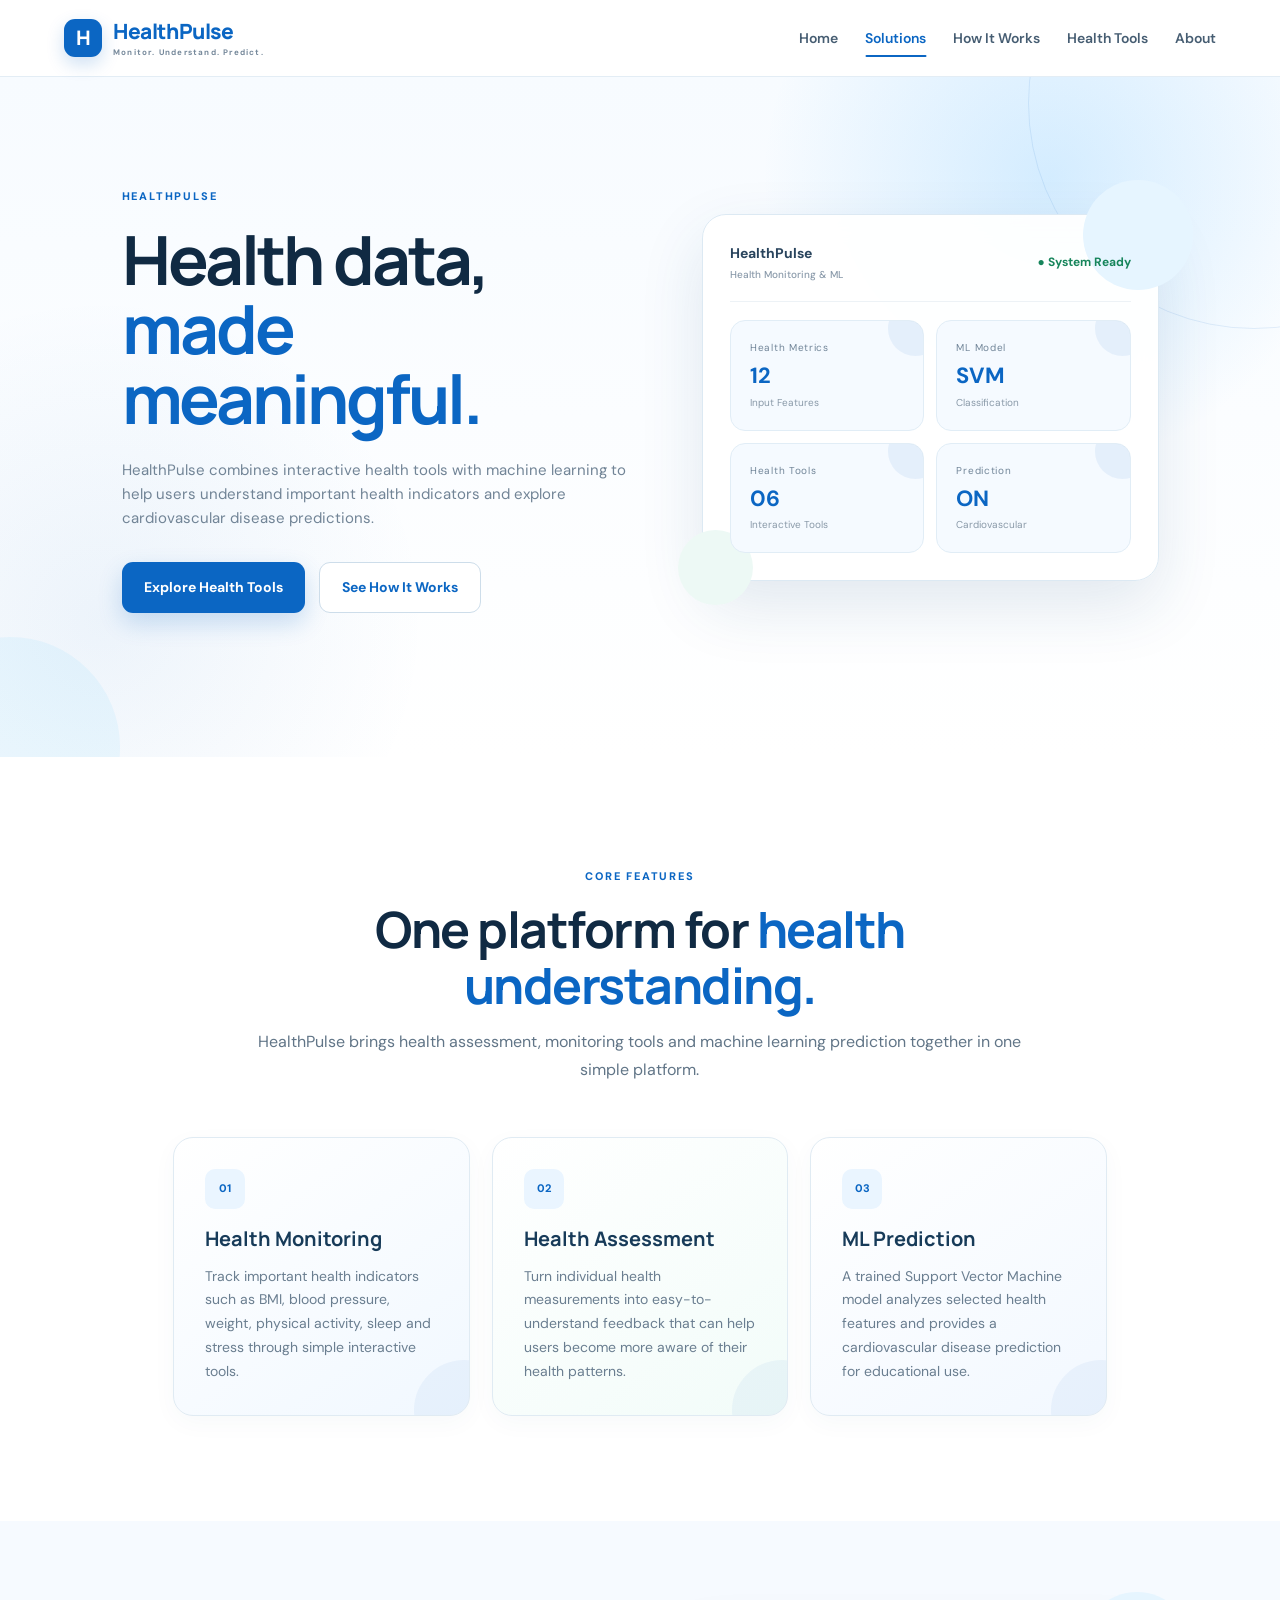
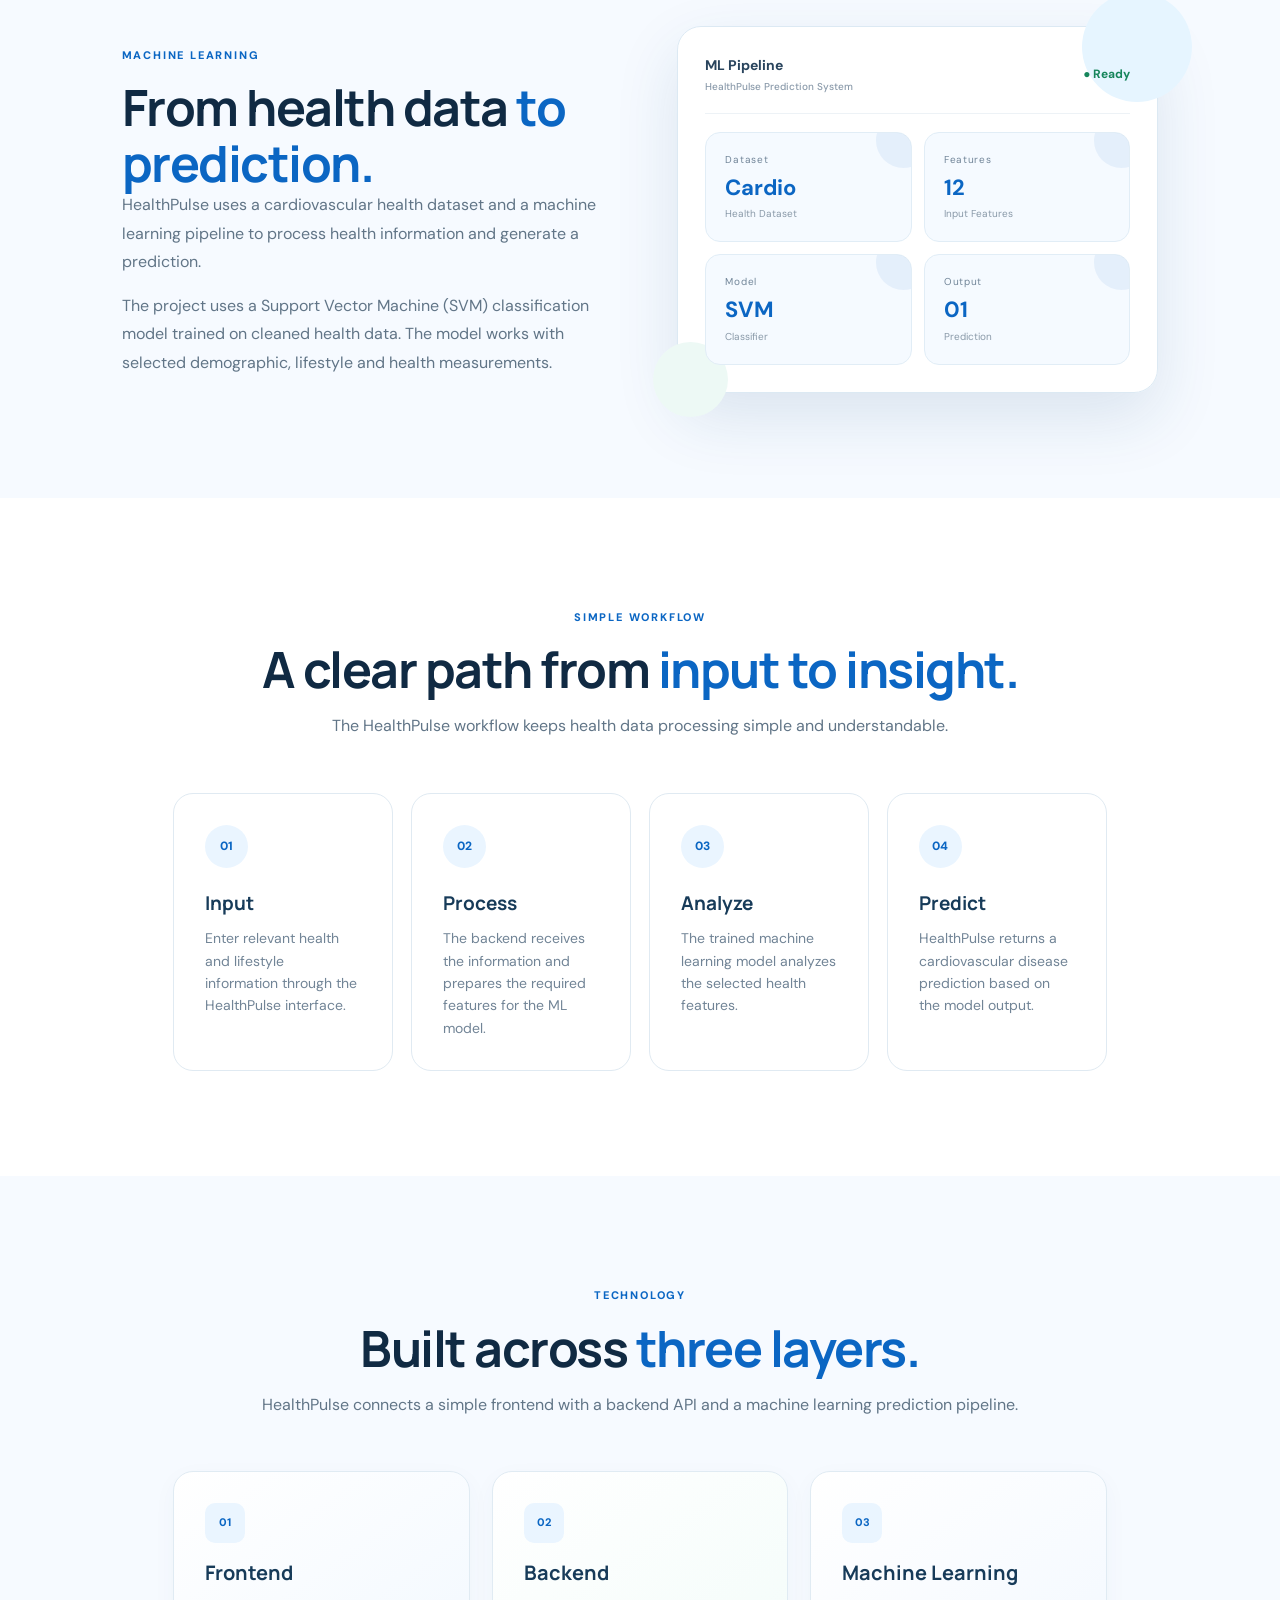
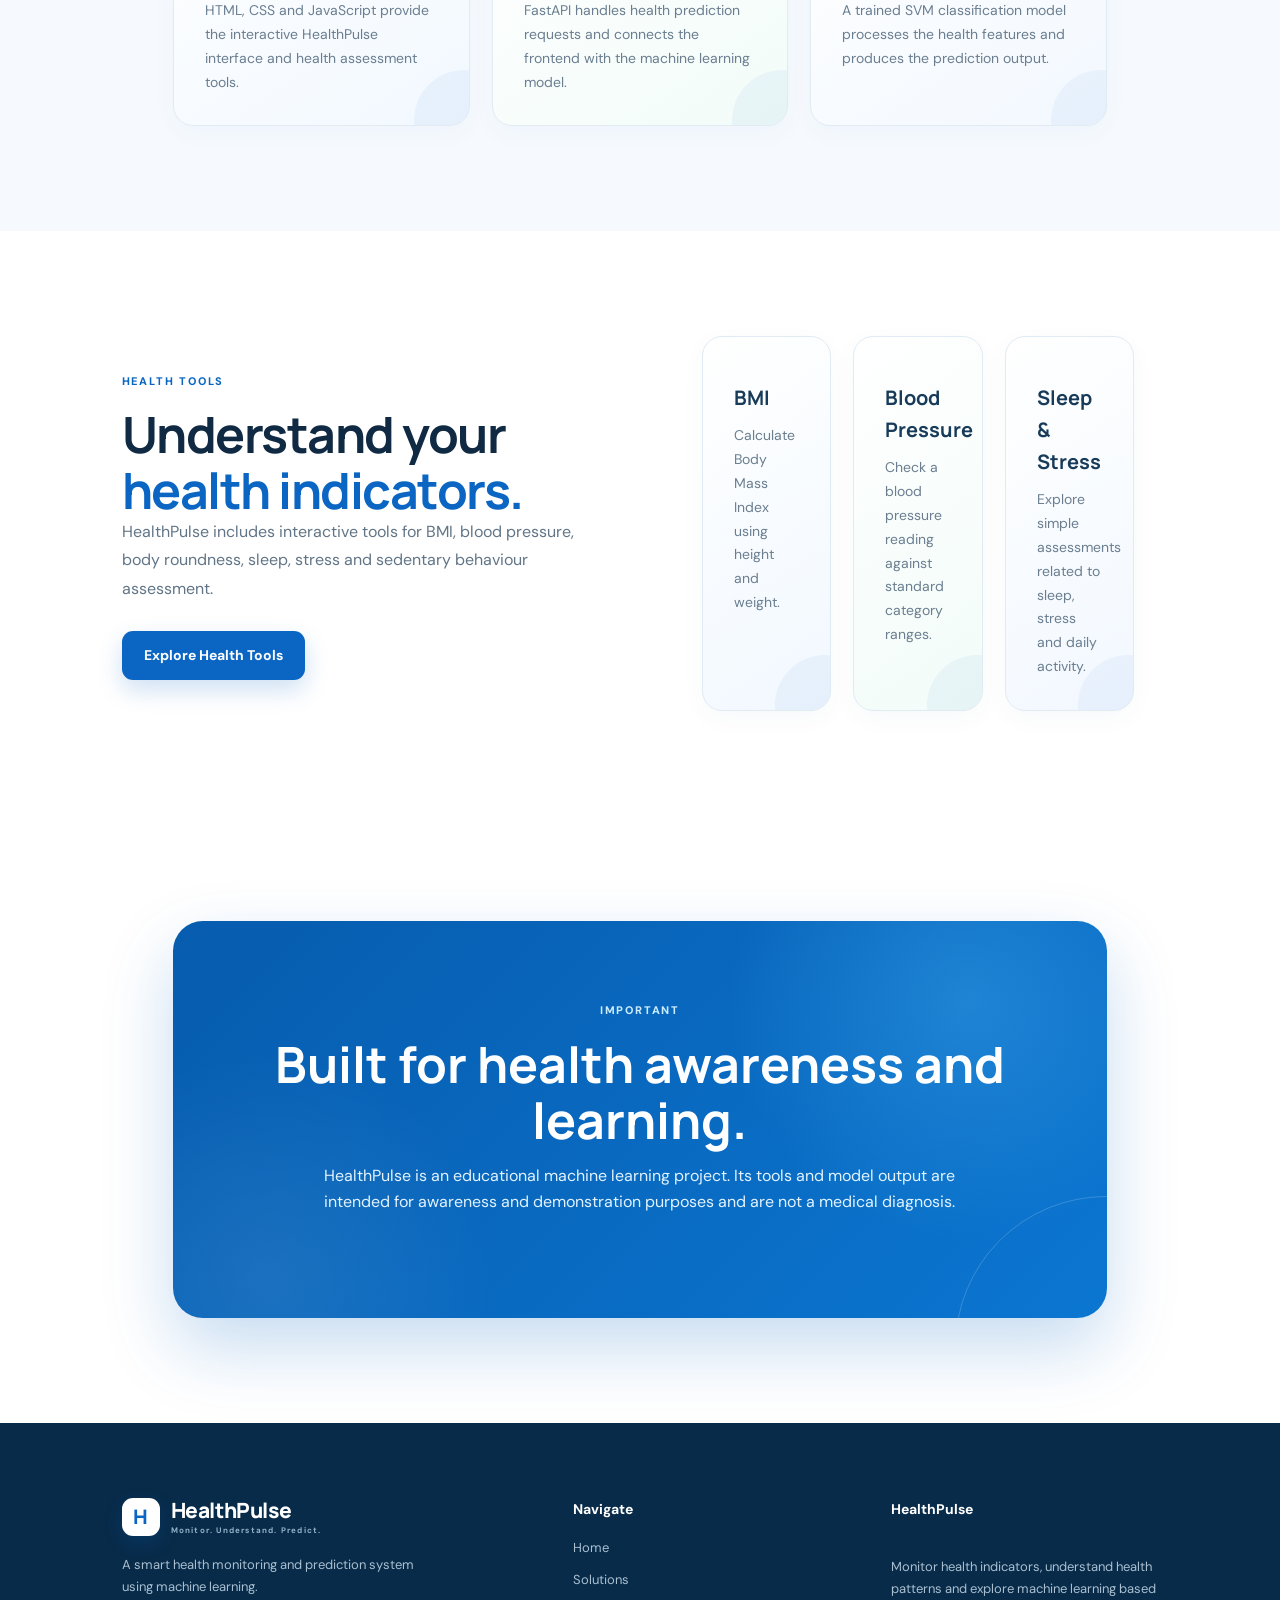
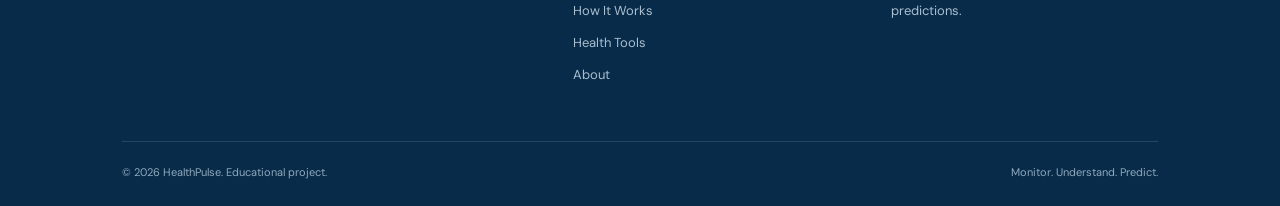
<file: frontend/solutions.html>
<!DOCTYPE html>
<html lang="en">

<head>
    <meta charset="UTF-8">
    <meta name="viewport" content="width=device-width, initial-scale=1.0">

    <title>Solutions | HealthPulse</title>

    <link rel="stylesheet" href="css/style.css">

    <link rel="preconnect" href="https://fonts.googleapis.com">
    <link rel="preconnect" href="https://fonts.gstatic.com" crossorigin>

    <link
        href="https://fonts.googleapis.com/css2?family=DM+Sans:wght@400;500;600;700&family=Manrope:wght@500;600;700;800&display=swap"
        rel="stylesheet">
</head>

<body>

    <!-- ================================
         NAVBAR
    ================================= -->

    <header class="navbar">

        <div class="container nav-container">

            <a href="index.html" class="logo">

                <span class="brand-mark">H</span>

                <span class="brand-text">
                    <strong>HealthPulse</strong>
                    <small>Monitor. Understand. Predict.</small>
                </span>

            </a>


            <nav class="nav-menu">

                <a href="index.html">Home</a>

                <a href="solutions.html" class="active">
                    Solutions
                </a>

                <a href="how-it-works.html">
                    How It Works
                </a>

                <a href="tools.html">
                    Health Tools
                </a>

                <a href="about.html">
                    About
                </a>

            </nav>


            <button class="menu-toggle" aria-label="Open Menu">
                ☰
            </button>

        </div>


        <!-- Mobile Menu -->

        <div class="mobile-menu">

            <a href="index.html">Home</a>

            <a href="solutions.html">Solutions</a>

            <a href="how-it-works.html">How It Works</a>

            <a href="tools.html">Health Tools</a>

            <a href="about.html">About</a>

        </div>

    </header>


    <!-- ================================
         HERO
    ================================= -->

    <main>

        <section class="hero">

            <div class="container hero-grid">

                <div class="hero-content reveal">

                    <div class="eyebrow">
                        HEALTHPULSE
                    </div>

                    <h1>
                        Health data,
                        <span>made meaningful.</span>
                    </h1>

                    <p>
                        HealthPulse combines interactive health tools with
                        machine learning to help users understand important
                        health indicators and explore cardiovascular disease
                        predictions.
                    </p>


                    <div class="hero-buttons">

                        <a href="tools.html" class="btn-primary">
                            Explore Health Tools
                        </a>

                        <a href="how-it-works.html" class="btn-secondary">
                            See How It Works
                        </a>

                    </div>

                </div>


                <!-- Dashboard -->

                <div class="dashboard reveal">

                    <div class="dash-top">

                        <div>
                            <strong>HealthPulse</strong>
                            <span>Health Monitoring & ML</span>
                        </div>

                        <div class="status">
                            <span>●</span> System Ready
                        </div>

                    </div>


                    <div class="metric-grid">

                        <div class="metric">

                            <span class="metric-label">
                                Health Metrics
                            </span>

                            <strong>12</strong>

                            <small>
                                Input Features
                            </small>

                        </div>


                        <div class="metric">

                            <span class="metric-label">
                                ML Model
                            </span>

                            <strong>SVM</strong>

                            <small>
                                Classification
                            </small>

                        </div>


                        <div class="metric">

                            <span class="metric-label">
                                Health Tools
                            </span>

                            <strong>06</strong>

                            <small>
                                Interactive Tools
                            </small>

                        </div>


                        <div class="metric">

                            <span class="metric-label">
                                Prediction
                            </span>

                            <strong>ON</strong>

                            <small>
                                Cardiovascular
                            </small>

                        </div>

                    </div>

                </div>

            </div>

        </section>


        <!-- ================================
             CORE FEATURES
        ================================= -->

        <section class="section">

            <div class="container">

                <div class="section-heading reveal">

                    <div class="eyebrow">
                        CORE FEATURES
                    </div>

                    <h2 class="section-title">
                        One platform for
                        <span>health understanding.</span>
                    </h2>

                    <p class="section-copy">
                        HealthPulse brings health assessment, monitoring
                        tools and machine learning prediction together
                        in one simple platform.
                    </p>

                </div>


                <div class="cards">

                    <!-- Card 1 -->

                    <div class="card reveal">

                        <span class="card-number">
                            01
                        </span>

                        <h3>
                            Health Monitoring
                        </h3>

                        <p>
                            Track important health indicators such as
                            BMI, blood pressure, weight, physical activity,
                            sleep and stress through simple interactive tools.
                        </p>

                    </div>


                    <!-- Card 2 -->

                    <div class="card reveal">

                        <span class="card-number">
                            02
                        </span>

                        <h3>
                            Health Assessment
                        </h3>

                        <p>
                            Turn individual health measurements into
                            easy-to-understand feedback that can help users
                            become more aware of their health patterns.
                        </p>

                    </div>


                    <!-- Card 3 -->

                    <div class="card reveal">

                        <span class="card-number">
                            03
                        </span>

                        <h3>
                            ML Prediction
                        </h3>

                        <p>
                            A trained Support Vector Machine model analyzes
                            selected health features and provides a
                            cardiovascular disease prediction for educational use.
                        </p>

                    </div>

                </div>

            </div>

        </section>


        <!-- ================================
             MACHINE LEARNING
        ================================= -->

        <section class="section section-soft">

            <div class="container split">

                <div class="reveal">

                    <div class="eyebrow">
                        MACHINE LEARNING
                    </div>

                    <h2 class="section-title">
                        From health data
                        <span>to prediction.</span>
                    </h2>

                    <p class="section-copy">
                        HealthPulse uses a cardiovascular health dataset
                        and a machine learning pipeline to process health
                        information and generate a prediction.
                    </p>

                    <p class="section-copy">
                        The project uses a Support Vector Machine (SVM)
                        classification model trained on cleaned health data.
                        The model works with selected demographic,
                        lifestyle and health measurements.
                    </p>

                </div>


                <div class="dashboard reveal">

                    <div class="dash-top">

                        <div>
                            <strong>ML Pipeline</strong>
                            <span>HealthPulse Prediction System</span>
                        </div>

                        <div class="status">
                            <span>●</span> Ready
                        </div>

                    </div>


                    <div class="metric-grid">

                        <div class="metric">

                            <span class="metric-label">
                                Dataset
                            </span>

                            <strong>Cardio</strong>

                            <small>
                                Health Dataset
                            </small>

                        </div>


                        <div class="metric">

                            <span class="metric-label">
                                Features
                            </span>

                            <strong>12</strong>

                            <small>
                                Input Features
                            </small>

                        </div>


                        <div class="metric">

                            <span class="metric-label">
                                Model
                            </span>

                            <strong>SVM</strong>

                            <small>
                                Classifier
                            </small>

                        </div>


                        <div class="metric">

                            <span class="metric-label">
                                Output
                            </span>

                            <strong>01</strong>

                            <small>
                                Prediction
                            </small>

                        </div>

                    </div>

                </div>

            </div>

        </section>


        <!-- ================================
             HOW SOLUTION WORKS
        ================================= -->

        <section class="section">

            <div class="container">

                <div class="section-heading reveal">

                    <div class="eyebrow">
                        SIMPLE WORKFLOW
                    </div>

                    <h2 class="section-title">
                        A clear path from
                        <span>input to insight.</span>
                    </h2>

                    <p class="section-copy">
                        The HealthPulse workflow keeps health data processing
                        simple and understandable.
                    </p>

                </div>


                <div class="steps">

                    <div class="step reveal">

                        <span>01</span>

                        <h3>
                            Input
                        </h3>

                        <p>
                            Enter relevant health and lifestyle information
                            through the HealthPulse interface.
                        </p>

                    </div>


                    <div class="step reveal">

                        <span>02</span>

                        <h3>
                            Process
                        </h3>

                        <p>
                            The backend receives the information and prepares
                            the required features for the ML model.
                        </p>

                    </div>


                    <div class="step reveal">

                        <span>03</span>

                        <h3>
                            Analyze
                        </h3>

                        <p>
                            The trained machine learning model analyzes
                            the selected health features.
                        </p>

                    </div>


                    <div class="step reveal">

                        <span>04</span>

                        <h3>
                            Predict
                        </h3>

                        <p>
                            HealthPulse returns a cardiovascular disease
                            prediction based on the model output.
                        </p>

                    </div>

                </div>

            </div>

        </section>


        <!-- ================================
             TECHNOLOGY
        ================================= -->

        <section class="section section-soft">

            <div class="container">

                <div class="section-heading reveal">

                    <div class="eyebrow">
                        TECHNOLOGY
                    </div>

                    <h2 class="section-title">
                        Built across
                        <span>three layers.</span>
                    </h2>

                    <p class="section-copy">
                        HealthPulse connects a simple frontend with a backend
                        API and a machine learning prediction pipeline.
                    </p>

                </div>


                <div class="cards">

                    <div class="card reveal">

                        <span class="card-number">
                            01
                        </span>

                        <h3>
                            Frontend
                        </h3>

                        <p>
                            HTML, CSS and JavaScript provide the interactive
                            HealthPulse interface and health assessment tools.
                        </p>

                    </div>


                    <div class="card reveal">

                        <span class="card-number">
                            02
                        </span>

                        <h3>
                            Backend
                        </h3>

                        <p>
                            FastAPI handles health prediction requests and
                            connects the frontend with the machine learning model.
                        </p>

                    </div>


                    <div class="card reveal">

                        <span class="card-number">
                            03
                        </span>

                        <h3>
                            Machine Learning
                        </h3>

                        <p>
                            A trained SVM classification model processes the
                            health features and produces the prediction output.
                        </p>

                    </div>

                </div>

            </div>

        </section>


        <!-- ================================
             HEALTH TOOLS
        ================================= -->

        <section class="section">

            <div class="container split">

                <div class="reveal">

                    <div class="eyebrow">
                        HEALTH TOOLS
                    </div>

                    <h2 class="section-title">
                        Understand your
                        <span>health indicators.</span>
                    </h2>

                    <p class="section-copy">
                        HealthPulse includes interactive tools for BMI,
                        blood pressure, body roundness, sleep, stress and
                        sedentary behaviour assessment.
                    </p>

                    <a href="tools.html" class="btn-primary">
                        Explore Health Tools
                    </a>

                </div>


                <div class="cards reveal">

                    <div class="card">

                        <h3>
                            BMI
                        </h3>

                        <p>
                            Calculate Body Mass Index using height and weight.
                        </p>

                    </div>


                    <div class="card">

                        <h3>
                            Blood Pressure
                        </h3>

                        <p>
                            Check a blood pressure reading against standard
                            category ranges.
                        </p>

                    </div>


                    <div class="card">

                        <h3>
                            Sleep & Stress
                        </h3>

                        <p>
                            Explore simple assessments related to sleep,
                            stress and daily activity.
                        </p>

                    </div>

                </div>

            </div>

        </section>


        <!-- ================================
             DISCLAIMER
        ================================= -->

        <section class="section">

            <div class="container">

                <div class="cta reveal">

                    <div class="cta-box">

                        <div>

                            <div class="eyebrow">
                                IMPORTANT
                            </div>

                            <h2>
                                Built for health awareness
                                and learning.
                            </h2>

                            <p>
                                HealthPulse is an educational machine learning
                                project. Its tools and model output are intended
                                for awareness and demonstration purposes and
                                are not a medical diagnosis.
                            </p>

                        </div>

                    </div>

                </div>

            </div>

        </section>


    </main>


    <!-- ================================
         FOOTER
    ================================= -->

    <footer class="footer">

        <div class="container footer-grid">

            <div class="footer-logo">

                <a href="index.html" class="logo">

                    <span class="brand-mark">H</span>

                    <span class="brand-text">
                        <strong>HealthPulse</strong>
                        <small>Monitor. Understand. Predict.</small>
                    </span>

                </a>

                <p>
                    A smart health monitoring and prediction system
                    using machine learning.
                </p>

            </div>


            <div class="footer-col">

                <h4>
                    Navigate
                </h4>

                <a href="index.html">Home</a>

                <a href="solutions.html">Solutions</a>

                <a href="how-it-works.html">How It Works</a>

                <a href="tools.html">Health Tools</a>

                <a href="about.html">About</a>

            </div>


            <div class="footer-col">

                <h4>
                    HealthPulse
                </h4>

                <p>
                    Monitor health indicators, understand health patterns
                    and explore machine learning based predictions.
                </p>

            </div>

        </div>


        <div class="container footer-bottom">

            <p>
                © 2026 HealthPulse. Educational project.
            </p>

            <p>
                Monitor. Understand. Predict.
            </p>

        </div>

    </footer>


    <!-- ================================
         JAVASCRIPT
    ================================= -->

    <script src="js/script.js"></script>

</body>

</html>
</file>
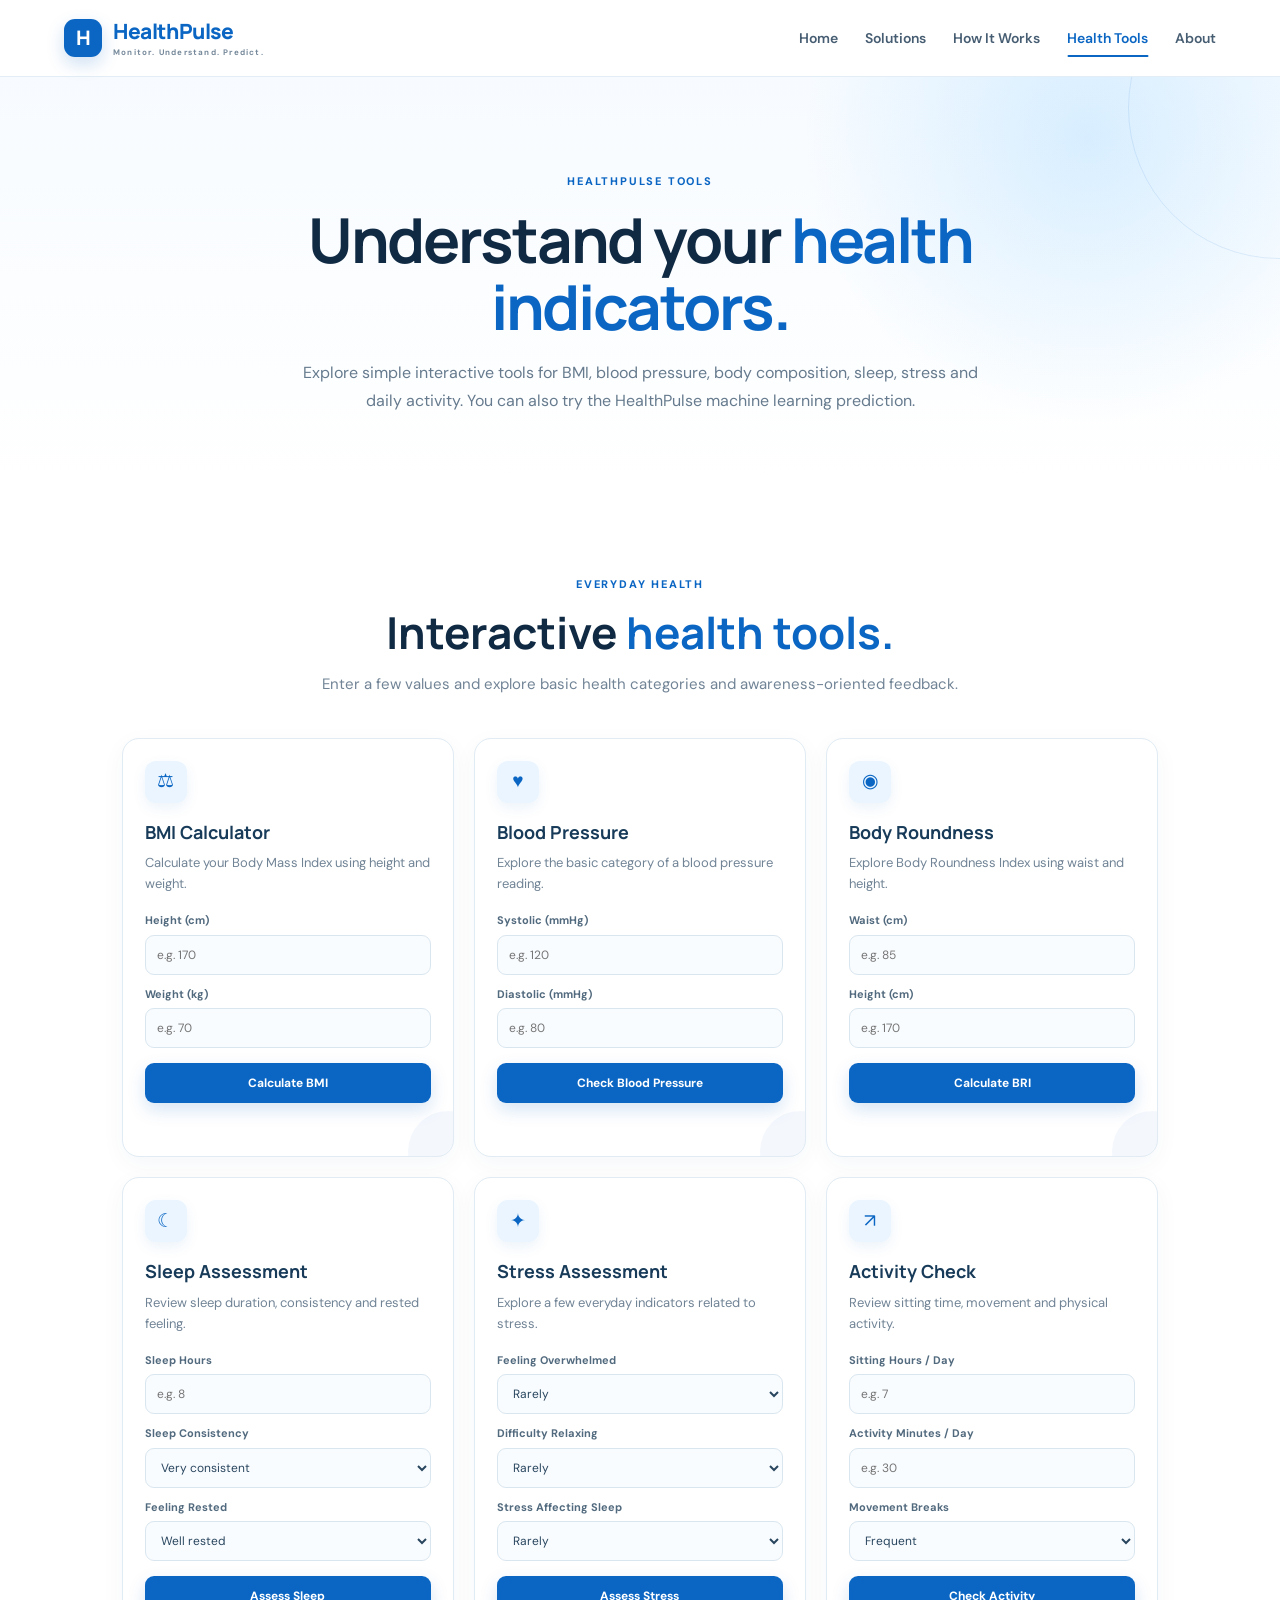
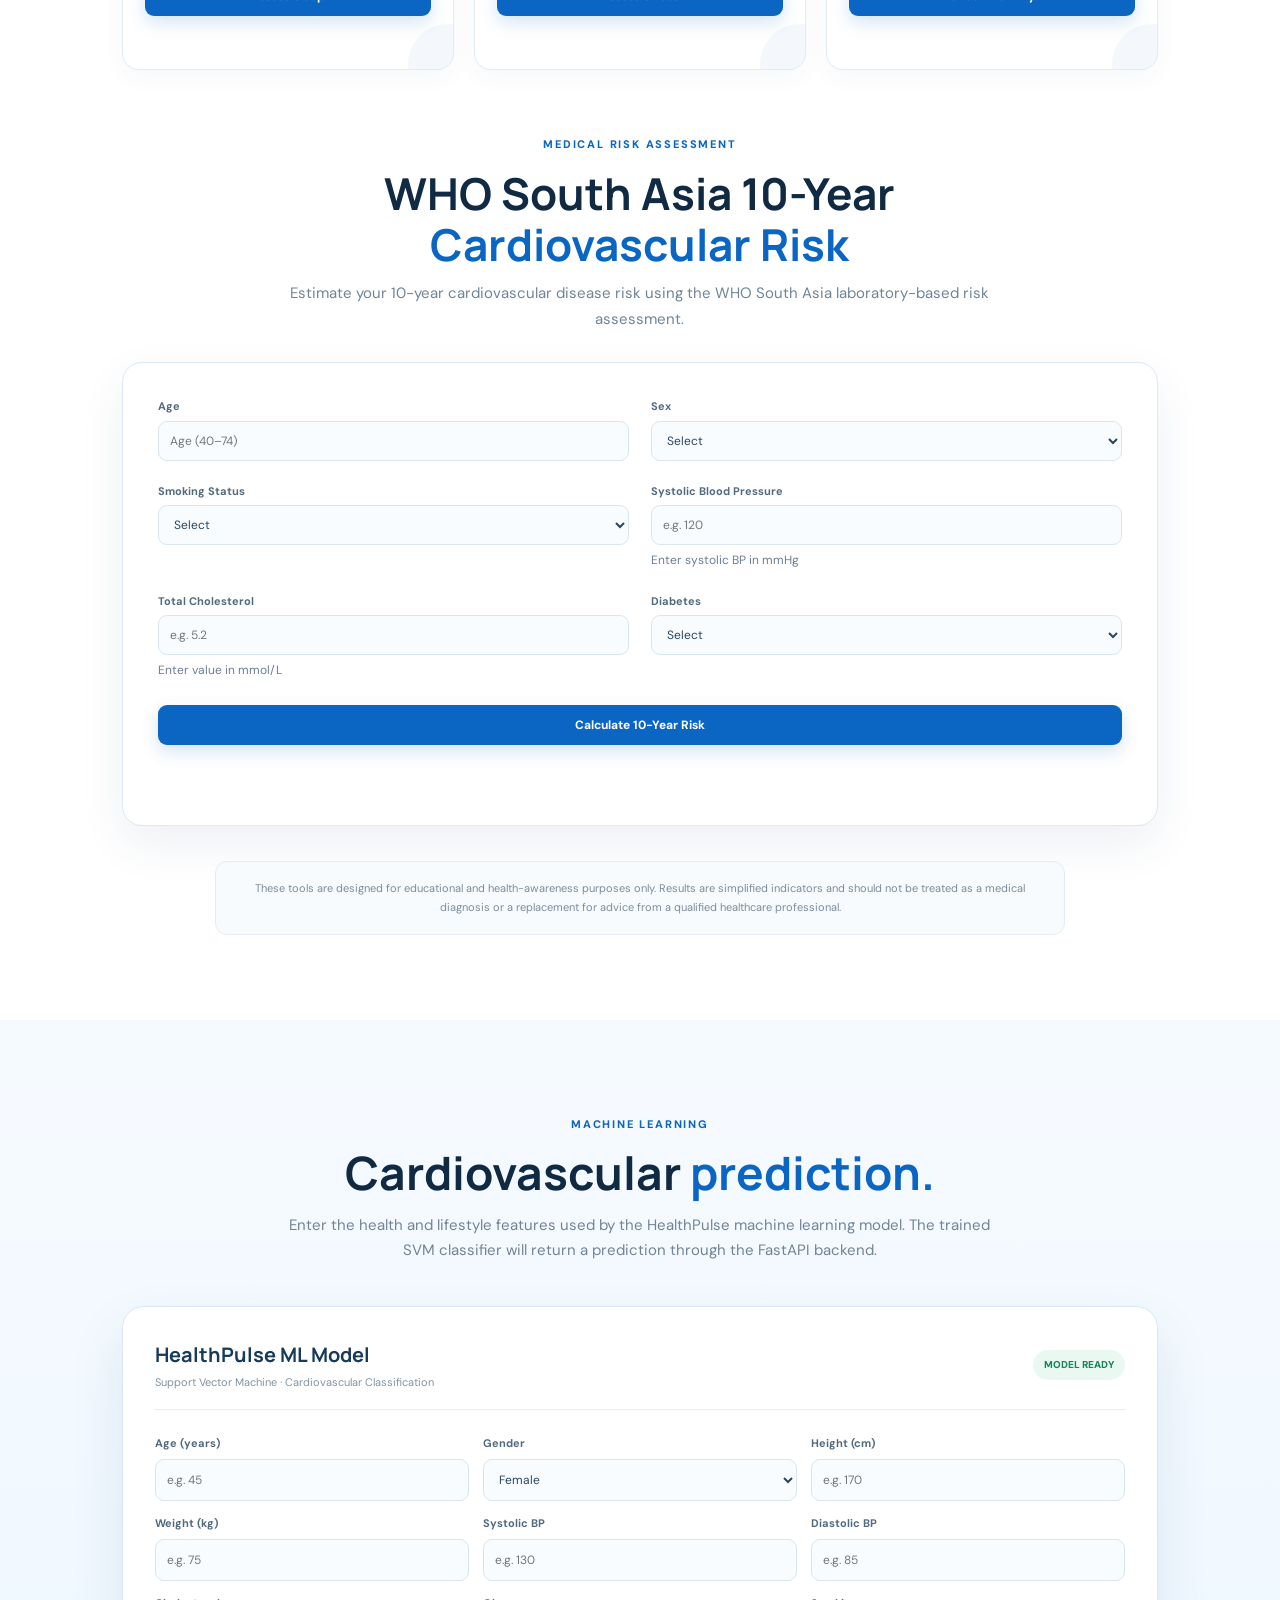
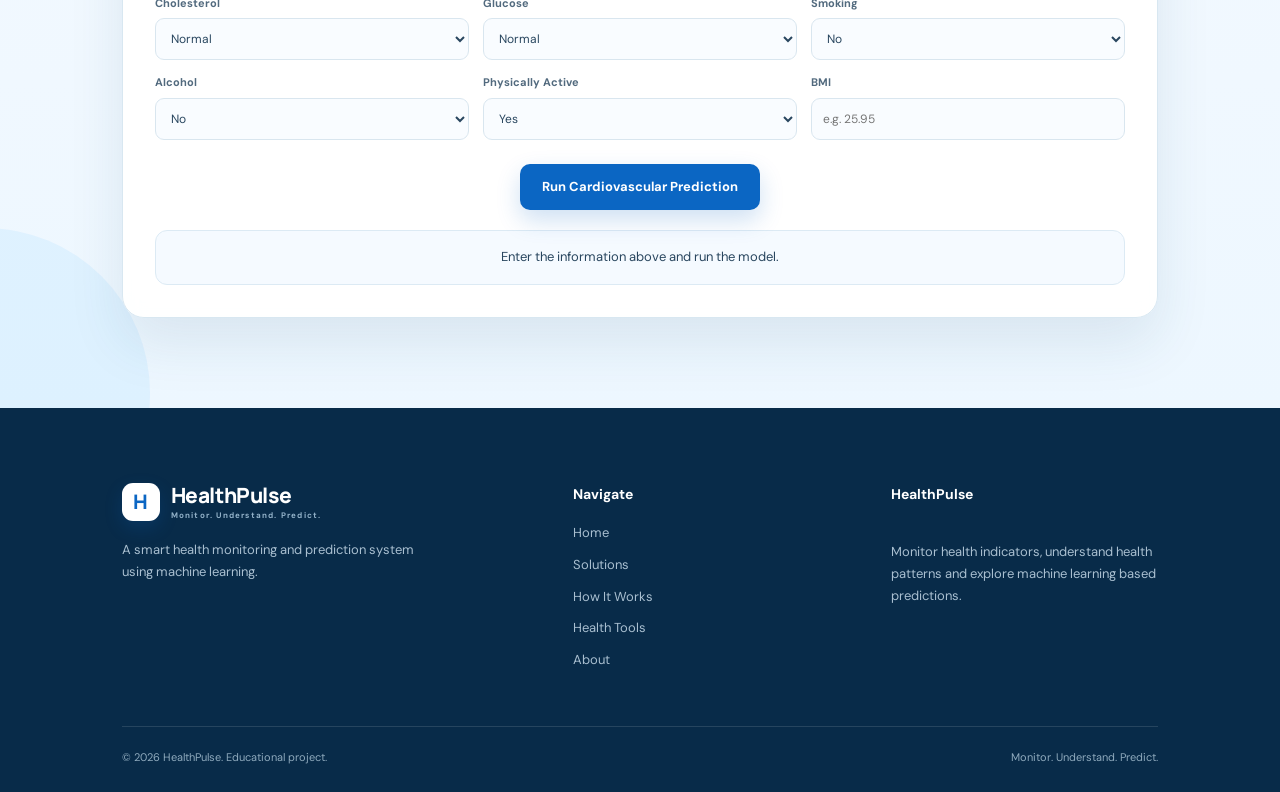
<file: frontend/tools.html>
<!DOCTYPE html>
<html lang="en">

<head>
    <meta charset="UTF-8">
    <meta name="viewport" content="width=device-width, initial-scale=1.0">

    <title>Health Tools | HealthPulse</title>

    <link rel="stylesheet" href="css/style.css">

    <link rel="preconnect" href="https://fonts.googleapis.com">
    <link rel="preconnect" href="https://fonts.gstatic.com" crossorigin>

    <link
        href="https://fonts.googleapis.com/css2?family=DM+Sans:wght@400;500;600;700&family=Manrope:wght@500;600;700;800&display=swap"
        rel="stylesheet">

    <style>

        /* =====================================================
           HEALTH TOOLS PAGE
           ===================================================== */

        .tools-hero {
            position: relative;

            padding: 90px 5% 70px;

            overflow: hidden;

            background:
                radial-gradient(
                    circle at 85% 15%,
                    rgba(45, 166, 255, 0.16),
                    transparent 25%
                ),
                linear-gradient(
                    180deg,
                    #f7fbff 0%,
                    #ffffff 100%
                );

            text-align: center;
        }

        .tools-hero::before {
            content: "";

            position: absolute;

            width: 300px;
            height: 300px;

            right: -150px;
            top: -120px;

            border-radius: 50%;

            border: 1px solid rgba(11, 102, 195, 0.10);

            animation: slowRotate 18s linear infinite;
        }

        .tools-hero-content {
            position: relative;

            z-index: 2;

            width: 90%;
            max-width: 800px;

            margin: auto;
        }

        .tools-hero h1 {
            margin: 14px 0 18px;

            color: #102a43;

            font-family: "Manrope", sans-serif;

            font-size: clamp(40px, 5vw, 62px);

            line-height: 1.08;

            letter-spacing: -2px;
        }

        .tools-hero h1 span {
            color: #0b66c3;
        }

        .tools-hero p {
            max-width: 680px;

            margin: auto;

            color: #667b8e;

            font-size: 16px;

            line-height: 1.75;
        }


        /* =====================================================
           TOOLS SECTION
           ===================================================== */

        .tools-section {
            padding: 85px 5%;
        }

        .tools-section-heading {
            width: 90%;
            max-width: 760px;

            margin: 0 auto 42px;

            text-align: center;
        }

        .tools-section-heading h2 {
            margin-top: 12px;

            color: #102a43;

            font-family: "Manrope", sans-serif;

            font-size: clamp(30px, 4vw, 44px);

            line-height: 1.15;
        }

        .tools-section-heading h2 span {
            color: #0b66c3;
        }

        .tools-section-heading p {
            margin-top: 14px;

            color: #718496;

            font-size: 15px;
        }


        /* =====================================================
           TOOL GRID
           ===================================================== */

        .tools-grid {
            width: 90%;
            max-width: 1120px;

            margin: auto;

            display: grid;

            grid-template-columns: repeat(3, 1fr);

            gap: 20px;
        }

        .tool-card {
            position: relative;

            padding: 22px;

            background: #ffffff;

            border: 1px solid #e0ebf3;

            border-radius: 17px;

            box-shadow:
                0 7px 25px rgba(25, 75, 110, 0.045);

            overflow: hidden;

            transition:
                transform 0.35s ease,
                box-shadow 0.35s ease,
                border-color 0.35s ease;
        }

        .tool-card::before {
            content: "";

            position: absolute;

            left: 0;
            top: 0;

            width: 100%;
            height: 3px;

            background: #0b66c3;

            transform: scaleX(0);

            transform-origin: left;

            transition: transform 0.35s ease;
        }

        .tool-card::after {
            content: "";

            position: absolute;

            width: 80px;
            height: 80px;

            right: -35px;
            bottom: -35px;

            border-radius: 50%;

            background: rgba(11, 102, 195, 0.045);

            transition:
                transform 0.4s ease,
                background 0.4s ease;
        }

        .tool-card:hover {
            transform: translateY(-7px);

            border-color: #c6ddeb;

            box-shadow:
                0 18px 38px rgba(25, 75, 110, 0.11);
        }

        .tool-card:hover::before {
            transform: scaleX(1);
        }

        .tool-card:hover::after {
            transform: scale(1.8);

            background: rgba(11, 102, 195, 0.07);
        }


        /* =====================================================
           TOOL ICON
           ===================================================== */

        .tool-icon {
            position: relative;

            z-index: 2;

            width: 42px;
            height: 42px;

            display: flex;

            align-items: center;
            justify-content: center;

            margin-bottom: 15px;

            border-radius: 11px;

            background: #eaf5ff;

            color: #0b66c3;

            font-size: 19px;

            box-shadow:
                0 5px 14px rgba(11, 102, 195, 0.08);

            transition:
                transform 0.3s ease,
                background 0.3s ease;
        }

        .tool-card:hover .tool-icon {
            transform:
                translateY(-2px)
                scale(1.05);

            background: #dcefff;
        }

        .tool-card h3 {
            position: relative;

            z-index: 2;

            margin-bottom: 7px;

            color: #173b59;

            font-family: "Manrope", sans-serif;

            font-size: 18px;
        }

        .tool-card > p {
            position: relative;

            z-index: 2;

            margin-bottom: 17px;

            color: #718496;

            font-size: 13px;

            line-height: 1.6;
        }


        /* =====================================================
           INPUTS
           ===================================================== */

        .tool-form {
            position: relative;

            z-index: 3;
        }

        .input-group {
            margin-bottom: 11px;
        }

        .input-group label {
            display: block;

            margin-bottom: 5px;

            color: #526a7e;

            font-size: 11px;

            font-weight: 700;
        }

        .tool-form input,
        .tool-form select {
            width: 100%;

            height: 40px;

            padding: 0 11px;

            border: 1px solid #d9e6ef;

            border-radius: 9px;

            background: #f9fcff;

            color: #29465f;

            font-family: inherit;

            font-size: 12px;

            outline: none;

            transition:
                border-color 0.25s ease,
                box-shadow 0.25s ease,
                background 0.25s ease;
        }

        .tool-form input:focus,
        .tool-form select:focus {
            background: #ffffff;

            border-color: #76b5e4;

            box-shadow:
                0 0 0 3px rgba(11, 102, 195, 0.08);
        }

        .tool-btn {
            width: 100%;

            min-height: 40px;

            margin-top: 4px;

            border: none;

            border-radius: 9px;

            background: #0b66c3;

            color: #ffffff;

            font-size: 12px;

            font-weight: 700;

            cursor: pointer;

            box-shadow:
                0 7px 17px rgba(11, 102, 195, 0.17);

            transition:
                background 0.25s ease,
                transform 0.25s ease,
                box-shadow 0.25s ease;
        }

        .tool-btn:hover {
            background: #09589f;

            transform: translateY(-2px);

            box-shadow:
                0 11px 23px rgba(11, 102, 195, 0.23);
        }

        .tool-result {
            min-height: 20px;

            margin-top: 11px;

            color: #0b66c3;

            font-size: 12px;

            font-weight: 700;

            line-height: 1.5;
        }


        /* =====================================================
           ML PREDICTION SECTION
           ===================================================== */

        .ml-section {
            position: relative;

            padding: 90px 5%;

            background:
                linear-gradient(
                    180deg,
                    #f6faff 0%,
                    #edf7ff 100%
                );

            overflow: hidden;
        }

        .ml-section::before {
            content: "";

            position: absolute;

            width: 330px;
            height: 330px;

            left: -180px;
            bottom: -150px;

            border-radius: 50%;

            background: rgba(45, 166, 255, 0.08);
        }

        .ml-container {
            position: relative;

            z-index: 2;

            width: 90%;
            max-width: 1120px;

            margin: auto;
        }

        .ml-heading {
            max-width: 720px;

            margin: 0 auto 42px;

            text-align: center;
        }

        .ml-heading h2 {
            margin-top: 12px;

            color: #102a43;

            font-family: "Manrope", sans-serif;

            font-size: clamp(31px, 4vw, 46px);

            line-height: 1.12;
        }

        .ml-heading h2 span {
            color: #0b66c3;
        }

        .ml-heading p {
            margin-top: 14px;

            color: #718496;

            font-size: 15px;

            line-height: 1.7;
        }

        .ml-card {
            padding: 32px;

            background: rgba(255, 255, 255, 0.95);

            border: 1px solid #d8e7f1;

            border-radius: 22px;

            box-shadow:
                0 25px 55px rgba(25, 75, 110, 0.10);

            backdrop-filter: blur(10px);
        }

        .ml-top {
            display: flex;

            align-items: center;
            justify-content: space-between;

            gap: 20px;

            margin-bottom: 25px;

            padding-bottom: 18px;

            border-bottom: 1px solid #e7eff5;
        }

        .ml-top h3 {
            color: #173b59;

            font-family: "Manrope", sans-serif;

            font-size: 20px;
        }

        .ml-top p {
            margin-top: 3px;

            color: #8293a3;

            font-size: 11px;
        }

        .ml-badge {
            padding: 7px 11px;

            border-radius: 20px;

            background: #eaf8f2;

            color: #16855b;

            font-size: 10px;

            font-weight: 800;

            white-space: nowrap;
        }

        .ml-grid {
            display: grid;

            grid-template-columns: repeat(3, 1fr);

            gap: 14px;
        }

        .ml-field label {
            display: block;

            margin-bottom: 6px;

            color: #526a7e;

            font-size: 11px;

            font-weight: 700;
        }

        .ml-field input,
        .ml-field select {
            width: 100%;

            height: 42px;

            padding: 0 11px;

            border: 1px solid #d9e6ef;

            border-radius: 9px;

            background: #f9fcff;

            color: #29465f;

            font-family: inherit;

            font-size: 12px;

            outline: none;

            transition:
                border-color 0.25s ease,
                box-shadow 0.25s ease;
        }

        .ml-field input:focus,
        .ml-field select:focus {
            border-color: #76b5e4;

            box-shadow:
                0 0 0 3px rgba(11, 102, 195, 0.08);
        }

        .ml-action {
            margin-top: 24px;

            display: flex;

            justify-content: center;
        }

        .ml-action button {
            min-width: 230px;

            min-height: 46px;

            padding: 12px 22px;

            border: none;

            border-radius: 10px;

            background: #0b66c3;

            color: #ffffff;

            font-size: 13px;

            font-weight: 700;

            cursor: pointer;

            box-shadow:
                0 10px 24px rgba(11, 102, 195, 0.20);

            transition:
                background 0.25s ease,
                transform 0.25s ease,
                box-shadow 0.25s ease;
        }

        .ml-action button:hover {
            background: #09589f;

            transform: translateY(-3px);

            box-shadow:
                0 15px 30px rgba(11, 102, 195, 0.26);
        }

        .prediction-result {
            margin-top: 20px;

            padding: 16px;

            border-radius: 12px;

            background: #f5faff;

            border: 1px solid #dceaf4;

            color: #29465f;

            font-size: 13px;

            line-height: 1.6;

            text-align: center;
        }

        .prediction-result.success {
            background: #effaf5;

            border-color: #ccebdd;

            color: #176c4d;
        }

        .prediction-result.warning {
            background: #fff7ed;

            border-color: #f4dcc0;

            color: #9a5b1d;
        }

        .prediction-result.error {
            background: #fff4f4;

            border-color: #f0cccc;

            color: #a13b3b;
        }


        /* =====================================================
           DISCLAIMER
           ===================================================== */



        /* WHO SOUTH ASIA CARDIOVASCULAR RISK */
        .who-risk-section { width: 90%; max-width: 1100px; margin: 60px auto 0; }
        .who-risk-header { text-align: center; max-width: 800px; margin: 0 auto 30px; }
        .who-risk-header h2 { margin-top: 12px; margin-bottom: 12px; color: #102a43; font-family: "Manrope", sans-serif; font-size: clamp(30px, 4vw, 44px); line-height: 1.15; }
        .who-risk-header h2 span { color: #0b66c3; }
        .who-risk-header p { max-width: 700px; margin: 0 auto; color: #718496; font-size: 15px; line-height: 1.7; }
        .who-risk-card { padding: 35px; background: #fff; border: 1px solid #dce8f5; border-radius: 20px; box-shadow: 0 18px 45px rgba(31,70,120,.08); }
        .who-risk-grid { display: grid; grid-template-columns: repeat(2,1fr); gap: 22px; }
        .who-risk-card .input-group { margin-bottom: 0; }
        .who-risk-card .input-group label { display:block; margin-bottom:5px; color:#526a7e; font-size:11px; font-weight:700; }
        .who-risk-card .input-group input, .who-risk-card .input-group select { width:100%; height:40px; padding:0 11px; border:1px solid #d9e6ef; border-radius:9px; background:#f9fcff; color:#29465f; font-family:inherit; font-size:12px; outline:none; }
        .who-risk-card small { display:block; margin-top:6px; color:#6b7d96; font-size:12px; }
        .who-risk-card .tool-btn { margin-top:25px; }
        #whoRiskResult { margin-top:25px; text-align:center; line-height:1.7; }
        #whoRiskResult strong { font-size:22px; }
        @media (max-width:700px) { .who-risk-grid { grid-template-columns:1fr; } .who-risk-card { padding:22px; } .who-risk-section { width:95%; } }

        .tools-disclaimer {
            width: 90%;
            max-width: 850px;

            margin: 35px auto 0;

            padding: 17px 20px;

            background: #f8fbfd;

            border: 1px solid #e1edf4;

            border-radius: 12px;

            color: #7a8c9c;

            font-size: 11px;

            line-height: 1.7;

            text-align: center;
        }


        /* =====================================================
           RESPONSIVE
           ===================================================== */

        @media (max-width: 1000px) {

            .tools-grid {
                grid-template-columns: repeat(2, 1fr);
            }

            .ml-grid {
                grid-template-columns: repeat(2, 1fr);
            }
        }


        @media (max-width: 650px) {

            .tools-hero {
                padding: 70px 5% 55px;
            }

            .tools-hero-content {
                width: 100%;
            }

            .tools-hero h1 {
                font-size: 39px;

                letter-spacing: -1.5px;
            }

            .tools-hero p {
                font-size: 14px;
            }

            .tools-section {
                padding: 65px 5%;
            }

            .tools-section-heading {
                width: 100%;
            }

            .tools-grid {
                width: 100%;

                grid-template-columns: 1fr;

                gap: 17px;
            }

            .tool-card {
                padding: 21px;
            }

            .ml-section {
                padding: 65px 5%;
            }

            .ml-container {
                width: 100%;
            }

            .ml-heading {
                width: 100%;
            }

            .ml-card {
                padding: 22px;

                border-radius: 18px;
            }

            .ml-top {
                align-items: flex-start;

                flex-direction: column;
            }

            .ml-grid {
                grid-template-columns: 1fr;
            }

            .ml-action button {
                width: 100%;
            }

            .tools-disclaimer {
                width: 100%;
            }
        }

    </style>
</head>


<body>


    <!-- =====================================================
         NAVBAR
         ===================================================== -->

    <header class="navbar">

        <div class="container nav-container">

            <a href="index.html" class="logo">

                <span class="brand-mark">H</span>

                <span class="brand-text">

                    <strong>HealthPulse</strong>

                    <small>
                        Monitor. Understand. Predict.
                    </small>

                </span>

            </a>


            <nav class="nav-menu">

                <a href="index.html">
                    Home
                </a>

                <a href="solutions.html">
                    Solutions
                </a>

                <a href="how-it-works.html">
                    How It Works
                </a>

                <a href="tools.html" class="active">
                    Health Tools
                </a>

                <a href="about.html">
                    About
                </a>

            </nav>


            <button
                class="menu-toggle"
                aria-label="Open Menu"
                onclick="toggleMobileMenu()">

                ☰

            </button>

        </div>


        <!-- Mobile Menu -->

        <div class="mobile-menu" id="mobileMenu">

            <a href="index.html">
                Home
            </a>

            <a href="solutions.html">
                Solutions
            </a>

            <a href="how-it-works.html">
                How It Works
            </a>

            <a href="tools.html" class="active">
                Health Tools
            </a>

            <a href="about.html">
                About
            </a>

        </div>

    </header>


    <!-- =====================================================
         HERO
         ===================================================== -->

    <section class="tools-hero">

        <div class="tools-hero-content reveal">

            <div class="eyebrow">
                HEALTHPULSE TOOLS
            </div>

            <h1>
                Understand your
                <span>health indicators.</span>
            </h1>

            <p>
                Explore simple interactive tools for BMI, blood pressure,
                body composition, sleep, stress and daily activity.
                You can also try the HealthPulse machine learning prediction.
            </p>

        </div>

    </section>


    <!-- =====================================================
         HEALTH TOOLS
         ===================================================== -->

    <section class="tools-section">

        <div class="tools-section-heading reveal">

            <div class="eyebrow">
                EVERYDAY HEALTH
            </div>

            <h2>
                Interactive <span>health tools.</span>
            </h2>

            <p>
                Enter a few values and explore basic health categories
                and awareness-oriented feedback.
            </p>

        </div>


        <div class="tools-grid">


            <!-- =================================================
                 BMI
                 ================================================= -->

            <div class="tool-card reveal">

                <div class="tool-icon">
                    ⚖
                </div>

                <h3>
                    BMI Calculator
                </h3>

                <p>
                    Calculate your Body Mass Index using height and weight.
                </p>

                <div class="tool-form">

                    <div class="input-group">

                        <label for="height">
                            Height (cm)
                        </label>

                        <input
                            type="number"
                            id="height"
                            placeholder="e.g. 170">

                    </div>


                    <div class="input-group">

                        <label for="weight">
                            Weight (kg)
                        </label>

                        <input
                            type="number"
                            id="weight"
                            placeholder="e.g. 70">

                    </div>


                    <button
                        class="tool-btn"
                        onclick="calculateBMI()">

                        Calculate BMI

                    </button>

                    <div
                        class="tool-result"
                        id="bmiResult">
                    </div>

                </div>

            </div>


            <!-- =================================================
                 BLOOD PRESSURE
                 ================================================= -->

            <div class="tool-card reveal">

                <div class="tool-icon">
                    ♥
                </div>

                <h3>
                    Blood Pressure
                </h3>

                <p>
                    Explore the basic category of a blood pressure reading.
                </p>

                <div class="tool-form">

                    <div class="input-group">

                        <label for="systolic">
                            Systolic (mmHg)
                        </label>

                        <input
                            type="number"
                            id="systolic"
                            placeholder="e.g. 120">

                    </div>


                    <div class="input-group">

                        <label for="diastolic">
                            Diastolic (mmHg)
                        </label>

                        <input
                            type="number"
                            id="diastolic"
                            placeholder="e.g. 80">

                    </div>


                    <button
                        class="tool-btn"
                        onclick="checkBP()">

                        Check Blood Pressure

                    </button>

                    <div
                        class="tool-result"
                        id="bpResult">
                    </div>

                </div>

            </div>


            <!-- =================================================
                 BRI
                 ================================================= -->

            <div class="tool-card reveal">

                <div class="tool-icon">
                    ◉
                </div>

                <h3>
                    Body Roundness
                </h3>

                <p>
                    Explore Body Roundness Index using waist and height.
                </p>

                <div class="tool-form">

                    <div class="input-group">

                        <label for="waist">
                            Waist (cm)
                        </label>

                        <input
                            type="number"
                            id="waist"
                            placeholder="e.g. 85">

                    </div>


                    <div class="input-group">

                        <label for="briHeight">
                            Height (cm)
                        </label>

                        <input
                            type="number"
                            id="briHeight"
                            placeholder="e.g. 170">

                    </div>


                    <button
                        class="tool-btn"
                        onclick="calculateBRI()">

                        Calculate BRI

                    </button>

                    <div
                        class="tool-result"
                        id="briResult">
                    </div>

                </div>

            </div>


            <!-- =================================================
                 SLEEP
                 ================================================= -->

            <div class="tool-card reveal">

                <div class="tool-icon">
                    ☾
                </div>

                <h3>
                    Sleep Assessment
                </h3>

                <p>
                    Review sleep duration, consistency and rested feeling.
                </p>

                <div class="tool-form">

                    <div class="input-group">

                        <label for="sleepHours">
                            Sleep Hours
                        </label>

                        <input
                            type="number"
                            id="sleepHours"
                            min="0"
                            max="24"
                            placeholder="e.g. 8">

                    </div>


                    <div class="input-group">

                        <label for="sleepConsistency">
                            Sleep Consistency
                        </label>

                        <select id="sleepConsistency">

                            <option value="3">
                                Very consistent
                            </option>

                            <option value="2">
                                Sometimes inconsistent
                            </option>

                            <option value="1">
                                Often inconsistent
                            </option>

                        </select>

                    </div>


                    <div class="input-group">

                        <label for="sleepRested">
                            Feeling Rested
                        </label>

                        <select id="sleepRested">

                            <option value="3">
                                Well rested
                            </option>

                            <option value="2">
                                Sometimes rested
                            </option>

                            <option value="1">
                                Usually tired
                            </option>

                        </select>

                    </div>


                    <button
                        class="tool-btn"
                        onclick="assessSleep()">

                        Assess Sleep

                    </button>

                    <div
                        class="tool-result"
                        id="sleepResult">
                    </div>

                </div>

            </div>


            <!-- =================================================
                 STRESS
                 ================================================= -->

            <div class="tool-card reveal">

                <div class="tool-icon">
                    ✦
                </div>

                <h3>
                    Stress Assessment
                </h3>

                <p>
                    Explore a few everyday indicators related to stress.
                </p>

                <div class="tool-form">

                    <div class="input-group">

                        <label for="stressOverwhelmed">
                            Feeling Overwhelmed
                        </label>

                        <select id="stressOverwhelmed">

                            <option value="1">
                                Rarely
                            </option>

                            <option value="2">
                                Sometimes
                            </option>

                            <option value="3">
                                Often
                            </option>

                        </select>

                    </div>


                    <div class="input-group">

                        <label for="stressRelax">
                            Difficulty Relaxing
                        </label>

                        <select id="stressRelax">

                            <option value="1">
                                Rarely
                            </option>

                            <option value="2">
                                Sometimes
                            </option>

                            <option value="3">
                                Often
                            </option>

                        </select>

                    </div>


                    <div class="input-group">

                        <label for="stressSleep">
                            Stress Affecting Sleep
                        </label>

                        <select id="stressSleep">

                            <option value="1">
                                Rarely
                            </option>

                            <option value="2">
                                Sometimes
                            </option>

                            <option value="3">
                                Often
                            </option>

                        </select>

                    </div>


                    <button
                        class="tool-btn"
                        onclick="assessStress()">

                        Assess Stress

                    </button>

                    <div
                        class="tool-result"
                        id="stressResult">
                    </div>

                </div>

            </div>


            <!-- =================================================
                 ACTIVITY
                 ================================================= -->

            <div class="tool-card reveal">

                <div class="tool-icon">
                    ↗
                </div>

                <h3>
                    Activity Check
                </h3>

                <p>
                    Review sitting time, movement and physical activity.
                </p>

                <div class="tool-form">

                    <div class="input-group">

                        <label for="sittingHours">
                            Sitting Hours / Day
                        </label>

                        <input
                            type="number"
                            id="sittingHours"
                            placeholder="e.g. 7">

                    </div>


                    <div class="input-group">

                        <label for="activityMinutes">
                            Activity Minutes / Day
                        </label>

                        <input
                            type="number"
                            id="activityMinutes"
                            placeholder="e.g. 30">

                    </div>


                    <div class="input-group">

                        <label for="movementBreaks">
                            Movement Breaks
                        </label>

                        <select id="movementBreaks">

                            <option value="3">
                                Frequent
                            </option>

                            <option value="2">
                                Sometimes
                            </option>

                            <option value="1">
                                Rarely
                            </option>

                        </select>

                    </div>


                    <button
                        class="tool-btn"
                        onclick="assessSedentary()">

                        Check Activity

                    </button>

                    <div
                        class="tool-result"
                        id="activityResult">
                    </div>

                </div>

            </div>

        </div>




        <!-- WHO SOUTH ASIA 10-YEAR CARDIOVASCULAR RISK -->

        <div class="who-risk-section reveal">
            <div class="who-risk-header">
                <span class="eyebrow">MEDICAL RISK ASSESSMENT</span>
                <h2>WHO South Asia 10-Year <span>Cardiovascular Risk</span></h2>
                <p>Estimate your 10-year cardiovascular disease risk using the WHO South Asia laboratory-based risk assessment.</p>
            </div>
            <div class="who-risk-card">
                <div class="who-risk-grid">
                    <div class="input-group"><label for="whoAge">Age</label><input type="number" id="whoAge" placeholder="Age (40–74)" min="40" max="74"></div>
                    <div class="input-group"><label for="whoSex">Sex</label><select id="whoSex"><option value="">Select</option><option value="Male">Male</option><option value="Female">Female</option></select></div>
                    <div class="input-group"><label for="whoSmoking">Smoking Status</label><select id="whoSmoking"><option value="">Select</option><option value="false">Non-smoker</option><option value="true">Smoker</option></select></div>
                    <div class="input-group"><label for="whoSystolicBP">Systolic Blood Pressure</label><input type="number" id="whoSystolicBP" placeholder="e.g. 120" min="50" max="300"><small>Enter systolic BP in mmHg</small></div>
                    <div class="input-group"><label for="whoCholesterol">Total Cholesterol</label><input type="number" id="whoCholesterol" placeholder="e.g. 5.2" min="1" max="15" step="0.1"><small>Enter value in mmol/L</small></div>
                    <div class="input-group"><label for="whoDiabetes">Diabetes</label><select id="whoDiabetes"><option value="">Select</option><option value="false">No</option><option value="true">Yes</option></select></div>
                </div>
                <button class="tool-btn" onclick="calculateWHORisk()">Calculate 10-Year Risk</button>
                <div class="tool-result" id="whoRiskResult"></div>
            </div>
        </div>
        <div class="tools-disclaimer reveal">

            These tools are designed for educational and health-awareness
            purposes only. Results are simplified indicators and should not
            be treated as a medical diagnosis or a replacement for advice
            from a qualified healthcare professional.

        </div>

    </section>


    <!-- =====================================================
         MACHINE LEARNING PREDICTION
         ===================================================== -->

    <section class="ml-section">

        <div class="ml-container">

            <div class="ml-heading reveal">

                <div class="eyebrow">
                    MACHINE LEARNING
                </div>

                <h2>
                    Cardiovascular
                    <span>prediction.</span>
                </h2>

                <p>
                    Enter the health and lifestyle features used by the
                    HealthPulse machine learning model. The trained SVM
                    classifier will return a prediction through the
                    FastAPI backend.
                </p>

            </div>


            <div class="ml-card reveal">


                <div class="ml-top">

                    <div>

                        <h3>
                            HealthPulse ML Model
                        </h3>

                        <p>
                            Support Vector Machine · Cardiovascular Classification
                        </p>

                    </div>

                    <div class="ml-badge">
                        MODEL READY
                    </div>

                </div>


                <div class="ml-grid">


                    <!-- Age -->

                    <div class="ml-field">

                        <label for="mlAge">
                            Age (years)
                        </label>

                        <input
                            type="number"
                            id="mlAge"
                            placeholder="e.g. 45">

                    </div>


                    <!-- Gender -->

                    <div class="ml-field">

                        <label for="mlGender">
                            Gender
                        </label>

                        <select id="mlGender">

                            <option value="1">
                                Female
                            </option>

                            <option value="2">
                                Male
                            </option>

                        </select>

                    </div>


                    <!-- Height -->

                    <div class="ml-field">

                        <label for="mlHeight">
                            Height (cm)
                        </label>

                        <input
                            type="number"
                            id="mlHeight"
                            placeholder="e.g. 170">

                    </div>


                    <!-- Weight -->

                    <div class="ml-field">

                        <label for="mlWeight">
                            Weight (kg)
                        </label>

                        <input
                            type="number"
                            id="mlWeight"
                            placeholder="e.g. 75">

                    </div>


                    <!-- Systolic -->

                    <div class="ml-field">

                        <label for="mlSystolic">
                            Systolic BP
                        </label>

                        <input
                            type="number"
                            id="mlSystolic"
                            placeholder="e.g. 130">

                    </div>


                    <!-- Diastolic -->

                    <div class="ml-field">

                        <label for="mlDiastolic">
                            Diastolic BP
                        </label>

                        <input
                            type="number"
                            id="mlDiastolic"
                            placeholder="e.g. 85">

                    </div>


                    <!-- Cholesterol -->

                    <div class="ml-field">

                        <label for="mlCholesterol">
                            Cholesterol
                        </label>

                        <select id="mlCholesterol">

                            <option value="1">
                                Normal
                            </option>

                            <option value="2">
                                Above Normal
                            </option>

                            <option value="3">
                                Well Above Normal
                            </option>

                        </select>

                    </div>


                    <!-- Glucose -->

                    <div class="ml-field">

                        <label for="mlGluc">
                            Glucose
                        </label>

                        <select id="mlGluc">

                            <option value="1">
                                Normal
                            </option>

                            <option value="2">
                                Above Normal
                            </option>

                            <option value="3">
                                Well Above Normal
                            </option>

                        </select>

                    </div>


                    <!-- Smoking -->

                    <div class="ml-field">

                        <label for="mlSmoke">
                            Smoking
                        </label>

                        <select id="mlSmoke">

                            <option value="0">
                                No
                            </option>

                            <option value="1">
                                Yes
                            </option>

                        </select>

                    </div>


                    <!-- Alcohol -->

                    <div class="ml-field">

                        <label for="mlAlco">
                            Alcohol
                        </label>

                        <select id="mlAlco">

                            <option value="0">
                                No
                            </option>

                            <option value="1">
                                Yes
                            </option>

                        </select>

                    </div>


                    <!-- Activity -->

                    <div class="ml-field">

                        <label for="mlActive">
                            Physically Active
                        </label>

                        <select id="mlActive">

                            <option value="1">
                                Yes
                            </option>

                            <option value="0">
                                No
                            </option>

                        </select>

                    </div>


                    <!-- BMI -->

                    <div class="ml-field">

                        <label for="mlBmi">
                            BMI
                        </label>

                        <input
                            type="number"
                            id="mlBmi"
                            step="0.01"
                            placeholder="e.g. 25.95">

                    </div>

                </div>


                <div class="ml-action">

                    <button
                        onclick="predictHealth()">

                        Run Cardiovascular Prediction

                    </button>

                </div>


                <div
                    id="predictionResult"
                    class="prediction-result">

                    Enter the information above and run the model.

                </div>

            </div>

        </div>

    </section>


    <!-- =====================================================
         FOOTER
         ===================================================== -->

    <footer class="footer">

        <div class="container footer-grid">


            <div class="footer-logo">

                <a href="index.html" class="logo">

                    <span class="brand-mark">
                        H
                    </span>

                    <span class="brand-text">

                        <strong>
                            HealthPulse
                        </strong>

                        <small>
                            Monitor. Understand. Predict.
                        </small>

                    </span>

                </a>

                <p>
                    A smart health monitoring and prediction system
                    using machine learning.
                </p>

            </div>


            <div class="footer-col">

                <h4>
                    Navigate
                </h4>

                <a href="index.html">
                    Home
                </a>

                <a href="solutions.html">
                    Solutions
                </a>

                <a href="how-it-works.html">
                    How It Works
                </a>

                <a href="tools.html">
                    Health Tools
                </a>

                <a href="about.html">
                    About
                </a>

            </div>


            <div class="footer-col">

                <h4>
                    HealthPulse
                </h4>

                <p>
                    Monitor health indicators, understand health patterns
                    and explore machine learning based predictions.
                </p>

            </div>

        </div>


        <div class="container footer-bottom">

            <p>
                © 2026 HealthPulse. Educational project.
            </p>

            <p>
                Monitor. Understand. Predict.
            </p>

        </div>

    </footer>


    <!-- =====================================================
         JAVASCRIPT
         ===================================================== -->

    <script src="js/script.js"></script>


    <script>

        /* =====================================================
           BMI CALCULATOR
           ===================================================== */

        function calculateBMI() {

            const height =
                parseFloat(
                    document.getElementById("height").value
                );

            const weight =
                parseFloat(
                    document.getElementById("weight").value
                );

            const result =
                document.getElementById("bmiResult");


            if (
                isNaN(height) ||
                isNaN(weight) ||
                height <= 0 ||
                weight <= 0
            ) {

                result.textContent =
                    "Please enter valid height and weight.";

                return;
            }


            const heightMeters =
                height / 100;

            const bmi =
                weight /
                (heightMeters * heightMeters);


            let category;


            if (bmi < 18.5) {

                category = "Underweight";

            } else if (bmi < 25) {

                category = "Normal range";

            } else if (bmi < 30) {

                category = "Overweight";

            } else {

                category = "Obesity range";

            }


            result.textContent =
                "BMI: " +
                bmi.toFixed(1) +
                " — " +
                category;
        }


        /* =====================================================
           BLOOD PRESSURE
           ===================================================== */

        function checkBP() {

            const systolic =
                parseFloat(
                    document.getElementById("systolic").value
                );

            const diastolic =
                parseFloat(
                    document.getElementById("diastolic").value
                );

            const result =
                document.getElementById("bpResult");


            if (
                isNaN(systolic) ||
                isNaN(diastolic) ||
                systolic <= 0 ||
                diastolic <= 0
            ) {

                result.textContent =
                    "Please enter valid blood pressure values.";

                return;
            }


            let category;


            if (
                systolic < 120 &&
                diastolic < 80
            ) {

                category = "Normal";

            } else if (
                systolic < 130 &&
                diastolic < 80
            ) {

                category = "Elevated";

            } else if (
                systolic < 140 ||
                diastolic < 90
            ) {

                category = "High";

            } else {

                category = "Very high";

            }


            result.textContent =
                "Reading: " +
                systolic +
                "/" +
                diastolic +
                " mmHg — " +
                category;
        }


        /* =====================================================
           BRI
           ===================================================== */

        function calculateBRI() {

            const waist =
                parseFloat(
                    document.getElementById("waist").value
                );

            const height =
                parseFloat(
                    document.getElementById("briHeight").value
                );

            const result =
                document.getElementById("briResult");


            if (
                isNaN(waist) ||
                isNaN(height) ||
                waist <= 0 ||
                height <= 0
            ) {

                result.textContent =
                    "Please enter valid waist and height.";

                return;
            }


            const waistMeters =
                waist / 100;

            const heightMeters =
                height / 100;

            const ratio =
                waistMeters / heightMeters;


            const value =
                364.2 -
                365.5 *
                Math.sqrt(
                    1 -
                    Math.pow(
                        ratio / 0.5,
                        2
                    )
                );


            if (!isFinite(value)) {

                result.textContent =
                    "Please check the entered values.";

                return;
            }


            result.textContent =
                "Estimated BRI: " +
                value.toFixed(2);
        }


        /* =====================================================
           SLEEP
           ===================================================== */

        function assessSleep() {

            const hours =
                parseFloat(
                    document.getElementById("sleepHours").value
                );

            const consistency =
                parseInt(
                    document.getElementById("sleepConsistency").value
                );

            const rested =
                parseInt(
                    document.getElementById("sleepRested").value
                );

            const result =
                document.getElementById("sleepResult");


            if (
                isNaN(hours) ||
                hours < 0 ||
                hours > 24
            ) {

                result.textContent =
                    "Please enter sleep hours between 0 and 24.";

                return;
            }


            let score = 0;


            if (hours >= 7 && hours <= 9) {

                score += 3;

            } else if (hours >= 6 && hours < 7) {

                score += 2;

            } else {

                score += 1;

            }


            score += consistency;
            score += rested;


            if (score >= 8) {

                result.textContent =
                    "Sleep pattern looks generally healthy.";

            } else if (score >= 6) {

                result.textContent =
                    "Sleep pattern could be improved.";

            } else {

                result.textContent =
                    "Your sleep pattern may need more attention.";
            }
        }


        /* =====================================================
           STRESS
           ===================================================== */

        function assessStress() {

            const overwhelmed =
                parseInt(
                    document.getElementById("stressOverwhelmed").value
                );

            const relax =
                parseInt(
                    document.getElementById("stressRelax").value
                );

            const sleep =
                parseInt(
                    document.getElementById("stressSleep").value
                );

            const result =
                document.getElementById("stressResult");


            const score =
                overwhelmed +
                relax +
                sleep;


            if (score <= 4) {

                result.textContent =
                    "Lower stress indicators based on these responses.";

            } else if (score <= 7) {

                result.textContent =
                    "Some stress indicators are present.";

            } else {

                result.textContent =
                    "Higher stress indicators are present.";
            }
        }


        /* =====================================================
           ACTIVITY
           ===================================================== */

        function assessSedentary() {

            const sitting =
                parseFloat(
                    document.getElementById("sittingHours").value
                );

            const activity =
                parseFloat(
                    document.getElementById("activityMinutes").value
                );

            const breaks =
                parseInt(
                    document.getElementById("movementBreaks").value
                );

            const result =
                document.getElementById("activityResult");


            if (
                isNaN(sitting) ||
                isNaN(activity) ||
                sitting < 0 ||
                activity < 0
            ) {

                result.textContent =
                    "Please enter valid activity values.";

                return;
            }


            let score = 0;


            if (sitting <= 6) {

                score += 3;

            } else if (sitting <= 9) {

                score += 2;

            } else {

                score += 1;

            }


            if (activity >= 30) {

                score += 3;

            } else if (activity >= 15) {

                score += 2;

            } else {

                score += 1;

            }


            score += breaks;


            if (score >= 8) {

                result.textContent =
                    "Your activity pattern looks generally active.";

            } else if (score >= 6) {

                result.textContent =
                    "Your activity pattern could be improved.";

            } else {

                result.textContent =
                    "Consider adding more movement to your day.";
            }
        }


        /* =====================================================
           ML PREDICTION
           ===================================================== */

        async function predictHealth() {

            const result =
                document.getElementById("predictionResult");


            const age =
                parseFloat(
                    document.getElementById("mlAge").value
                );

            const gender =
                parseInt(
                    document.getElementById("mlGender").value
                );

            const height =
                parseFloat(
                    document.getElementById("mlHeight").value
                );

            const weight =
                parseFloat(
                    document.getElementById("mlWeight").value
                );

            const systolic =
                parseFloat(
                    document.getElementById("mlSystolic").value
                );

            const diastolic =
                parseFloat(
                    document.getElementById("mlDiastolic").value
                );

            const cholesterol =
                parseInt(
                    document.getElementById("mlCholesterol").value
                );

            const gluc =
                parseInt(
                    document.getElementById("mlGluc").value
                );

            const smoke =
                parseInt(
                    document.getElementById("mlSmoke").value
                );

            const alco =
                parseInt(
                    document.getElementById("mlAlco").value
                );

            const active =
                parseInt(
                    document.getElementById("mlActive").value
                );

            const bmi =
                parseFloat(
                    document.getElementById("mlBmi").value
                );


            if (
                [
                    age,
                    height,
                    weight,
                    systolic,
                    diastolic,
                    bmi
                ].some(
                    value => isNaN(value)
                )
            ) {

                result.className =
                    "prediction-result error";

                result.textContent =
                    "Please fill in all required health values.";

                return;
            }


            result.className =
                "prediction-result";

            result.textContent =
                "Running the HealthPulse machine learning model...";


            const inputData = {

                age: age,

                gender: gender,

                height: height,

                weight: weight,

                ap_hi: systolic,

                ap_lo: diastolic,

                cholesterol: cholesterol,

                gluc: gluc,

                smoke: smoke,

                alco: alco,

                active: active,

                bmi: bmi
            };


            try {

                const response =
                    await fetch(
                        "https://healthpulse-backend-aa49.onrender.com/predict",
                        {
                            method: "POST",

                            headers: {
                                "Content-Type":
                                    "application/json"
                            },

                            body:
                                JSON.stringify(inputData)
                        }
                    );


                if (!response.ok) {

                    throw new Error(
                        "Prediction request failed."
                    );
                }


                const data =
                    await response.json();


                result.className =
                    "prediction-result " +
                    (
                        data.prediction === 1
                            ? "warning"
                            : "success"
                    );


                result.innerHTML =
                    "<strong>" +
                    data.result +
                    "</strong><br>" +
                    data.message;

            } catch (error) {

                result.className =
                    "prediction-result error";

                result.textContent =
                    "Unable to connect to the HealthPulse backend. " +
                    "Please make sure the FastAPI server is running.";
            }
        }




        /* WHO SOUTH ASIA 10-YEAR CARDIOVASCULAR RISK */
        async function calculateWHORisk() {
            const age = parseInt(document.getElementById("whoAge").value);
            const sex = document.getElementById("whoSex").value;
            const smoking = document.getElementById("whoSmoking").value;
            const systolicBP = parseFloat(document.getElementById("whoSystolicBP").value);
            const cholesterol = parseFloat(document.getElementById("whoCholesterol").value);
            const diabetes = document.getElementById("whoDiabetes").value;
            const result = document.getElementById("whoRiskResult");

            if (!age || !sex || !smoking || !systolicBP || !cholesterol || !diabetes) {
                result.innerHTML = "Please complete all fields.";
                return;
            }

            if (age < 40 || age > 74) {
                result.innerHTML = "WHO risk assessment is available for ages 40 to 74.";
                return;
            }

            try {
                result.innerHTML = "Calculating your cardiovascular risk...";
                const response = await fetch("https://healthpulse-backend-aa49.onrender.com/who-risk", {
                    method: "POST",
                    headers: {"Content-Type": "application/json"},
                    body: JSON.stringify({
                        age,
                        sex,
                        smoking: smoking === "true",
                        systolic_bp: systolicBP,
                        total_cholesterol: cholesterol,
                        diabetes: diabetes === "true"
                    })
                });
                const data = await response.json();

                if (!data.success) {
                    result.innerHTML = "<strong>Error</strong><br>" + data.error;
                    return;
                }

                result.innerHTML = "<strong>Your 10-Year Risk: " + data.risk_percentage + "%</strong><br>Risk Category: " + data.risk_category + "<br><br><small>This assessment is for educational purposes only and is not a medical diagnosis.</small>";
            } catch (error) {
                result.innerHTML = "<strong>Unable to calculate risk.</strong><br>Please make sure the HealthPulse backend is running.";
                console.error(error);
            }
        }
    </script>
    

</body>

</html>
</file>
<file: frontend/css/style.css>
/* =========================================================
   HEALTHPULSE
   SMART HEALTH MONITORING & PREDICTION
   PREMIUM COMMON STYLE
   ========================================================= */


/* =========================================================
   GLOBAL
   ========================================================= */

* {
    margin: 0;
    padding: 0;
    box-sizing: border-box;
}

html {
    scroll-behavior: smooth;
}

body {
    font-family: "DM Sans", Arial, Helvetica, sans-serif;
    background: #ffffff;
    color: #102a43;
    line-height: 1.6;
    overflow-x: hidden;
}

a {
    text-decoration: none;
    color: inherit;
}

button {
    font-family: inherit;
}

.container {
    width: 90%;
    max-width: 1250px;
    margin: 0 auto;
}


/* =========================================================
   NAVBAR
   ========================================================= */

.navbar {
    position: sticky;
    top: 0;
    z-index: 1000;

    width: 100%;

    background: rgba(255, 255, 255, 0.94);

    border-bottom: 1px solid rgba(220, 233, 243, 0.8);

    backdrop-filter: blur(18px);

    transition:
        background 0.3s ease,
        box-shadow 0.3s ease;
}

.navbar.scrolled {
    background: rgba(255, 255, 255, 0.98);

    box-shadow:
        0 10px 35px rgba(20, 70, 110, 0.08);
}

.nav-container {
    min-height: 76px;

    display: flex;
    align-items: center;
    justify-content: space-between;

    gap: 30px;
}


/* =========================================================
   HEALTHPULSE LOGO
   EXACT HOME PAGE STRUCTURE
   ========================================================= */

.logo {
    display: flex;
    align-items: center;

    gap: 11px;

    flex-shrink: 0;

    transition: transform 0.3s ease;
}

.logo:hover {
    transform: translateY(-1px);
}

.brand-mark {
    width: 38px;
    height: 38px;

    display: flex;
    align-items: center;
    justify-content: center;

    flex-shrink: 0;

    background: #0b66c3;
    color: #ffffff;

    border-radius: 11px;

    font-family: "Manrope", sans-serif;
    font-size: 20px;
    font-weight: 800;

    box-shadow:
        0 7px 18px rgba(11, 102, 195, 0.20);

    transition:
        transform 0.3s ease,
        box-shadow 0.3s ease;
}

.logo:hover .brand-mark {
    transform: scale(1.05);

    box-shadow:
        0 10px 24px rgba(11, 102, 195, 0.25);
}

.brand-text {
    display: flex;
    flex-direction: column;
    justify-content: center;
}

.brand-text strong {
    display: block;

    color: #0b66c3;

    font-family: "Manrope", sans-serif;
    font-size: 21px;
    font-weight: 800;

    line-height: 1.1;
    letter-spacing: -0.4px;
}

.brand-text small {
    display: block;

    margin-top: 4px;

    color: #75889a;

    font-size: 8px;
    font-weight: 700;

    letter-spacing: 1.2px;
    line-height: 1;
}


/* =========================================================
   NAVIGATION
   ========================================================= */

.nav-menu {
    display: flex;
    align-items: center;

    gap: 27px;
}

.nav-menu a {
    position: relative;

    color: #465d72;

    font-size: 14px;
    font-weight: 600;

    transition:
        color 0.3s ease,
        transform 0.3s ease;
}

.nav-menu a::after {
    content: "";

    position: absolute;

    left: 50%;
    bottom: -8px;

    width: 0;
    height: 2px;

    border-radius: 20px;

    background: #0b66c3;

    transform: translateX(-50%);

    transition: width 0.3s ease;
}

.nav-menu a:hover {
    color: #0b66c3;
}

.nav-menu a:hover::after {
    width: 100%;
}

.nav-menu a.active {
    color: #0b66c3;
}

.nav-menu a.active::after {
    width: 100%;
}


/* =========================================================
   MOBILE MENU BUTTON
   ========================================================= */

.menu-toggle {
    display: none;

    width: 43px;
    height: 43px;

    align-items: center;
    justify-content: center;

    border: none;
    border-radius: 12px;

    background: #eef7ff;
    color: #0b66c3;

    font-size: 21px;

    cursor: pointer;

    transition:
        background 0.3s ease,
        transform 0.3s ease;
}

.menu-toggle:hover {
    background: #dceeff;

    transform: scale(1.05);
}


/* =========================================================
   MOBILE MENU
   ========================================================= */

.mobile-menu {
    display: none;

    position: fixed;

    top: 76px;
    left: 0;

    width: 100%;

    max-height: calc(100vh - 76px);

    overflow-y: auto;

    padding: 18px;

    background: #ffffff;

    border-bottom: 1px solid #e1edf5;

    box-shadow:
        0 20px 45px rgba(20, 70, 110, 0.10);

    z-index: 999;
}

.mobile-menu.open {
    display: flex;

    flex-direction: column;

    gap: 4px;

    animation: mobileOpen 0.35s ease;
}

.mobile-menu a {
    padding: 14px 16px;

    border-radius: 10px;

    color: #29465f;

    font-weight: 600;

    transition:
        background 0.25s ease,
        color 0.25s ease,
        padding-left 0.25s ease;
}

.mobile-menu a:hover {
    background: #edf7ff;

    color: #0b66c3;

    padding-left: 23px;
}

.mobile-menu a.active {
    background: #edf7ff;

    color: #0b66c3;
}

@keyframes mobileOpen {

    from {
        opacity: 0;
        transform: translateY(-12px);
    }

    to {
        opacity: 1;
        transform: translateY(0);
    }
}


/* =========================================================
   HERO
   ========================================================= */

.hero {
    position: relative;

    min-height: 680px;

    padding: 105px 5% 95px;

    overflow: hidden;

    background:
        radial-gradient(
            circle at 82% 15%,
            rgba(45, 166, 255, 0.18),
            transparent 24%
        ),
        radial-gradient(
            circle at 8% 80%,
            rgba(11, 102, 195, 0.07),
            transparent 25%
        ),
        linear-gradient(
            180deg,
            #f7fbff 0%,
            #ffffff 100%
        );
}

.hero::before {
    content: "";

    position: absolute;

    width: 450px;
    height: 450px;

    right: -200px;
    top: -200px;

    border-radius: 50%;

    border: 1px solid rgba(11, 102, 195, 0.10);

    animation:
        slowRotate 18s linear infinite;
}

.hero::after {
    content: "";

    position: absolute;

    width: 220px;
    height: 220px;

    left: -100px;
    bottom: -100px;

    border-radius: 50%;

    background: rgba(72, 183, 255, 0.08);

    animation:
        softFloat 6s ease-in-out infinite;
}

.hero-grid {
    position: relative;

    z-index: 2;

    display: grid;

    grid-template-columns: 1.05fr 0.95fr;

    gap: 75px;

    align-items: center;
}

.hero-content {
    max-width: 650px;
}

.hero h1 {
    max-width: 700px;

    margin: 17px 0 24px;

    color: #102a43;

    font-family: "Manrope", sans-serif;

    font-size: clamp(44px, 5.3vw, 72px);

    line-height: 1.03;

    letter-spacing: -3px;
}

.hero h1 span {
    color: #0b66c3;
}

.hero p {
    max-width: 620px;

    margin-top: 15px;

    color: #718496;

    font-size: 15px;
}

.hero-text {
    max-width: 650px;

    color: #526a7e;

    font-size: 18px;

    line-height: 1.75;
}


/* =========================================================
   EYEBROW
   ========================================================= */

.eyebrow {
    display: inline-block;

    color: #0b66c3;

    font-size: 11px;
    font-weight: 800;

    letter-spacing: 1.8px;

    text-transform: uppercase;
}


/* =========================================================
   HERO BUTTONS
   ========================================================= */

.hero-buttons {
    display: flex;

    flex-wrap: wrap;

    gap: 14px;

    margin-top: 32px;
}

.btn-primary,
.btn-secondary,
.btn-white {
    position: relative;

    display: inline-flex;

    align-items: center;
    justify-content: center;

    min-height: 49px;

    padding: 13px 22px;

    border-radius: 11px;

    font-size: 14px;
    font-weight: 700;

    overflow: hidden;

    transition:
        transform 0.3s ease,
        box-shadow 0.3s ease,
        background 0.3s ease,
        border-color 0.3s ease;
}

.btn-primary {
    background: #0b66c3;

    color: #ffffff;

    box-shadow:
        0 10px 25px rgba(11, 102, 195, 0.20);
}

.btn-primary::before {
    content: "";

    position: absolute;

    top: 0;
    left: -100%;

    width: 70%;
    height: 100%;

    background:
        linear-gradient(
            100deg,
            transparent,
            rgba(255, 255, 255, 0.28),
            transparent
        );

    transition: left 0.5s ease;
}

.btn-primary:hover::before {
    left: 130%;
}

.btn-primary:hover {
    background: #09589f;

    transform: translateY(-4px);

    box-shadow:
        0 17px 35px rgba(11, 102, 195, 0.28);
}

.btn-secondary {
    background: #ffffff;

    color: #0b66c3;

    border: 1px solid #cdddea;
}

.btn-secondary:hover {
    background: #eff8ff;

    border-color: #8ebfe7;

    transform: translateY(-4px);

    box-shadow:
        0 12px 25px rgba(20, 70, 110, 0.08);
}

.btn-white {
    background: #ffffff;

    color: #0b66c3;
}

.btn-white:hover {
    transform: translateY(-4px);

    box-shadow:
        0 14px 28px rgba(0, 0, 0, 0.13);
}


/* =========================================================
   DASHBOARD
   ========================================================= */

.dashboard {
    position: relative;

    padding: 27px;

    background: rgba(255, 255, 255, 0.94);

    border: 1px solid #dce9f3;

    border-radius: 24px;

    box-shadow:
        0 25px 65px rgba(22, 76, 120, 0.12);

    backdrop-filter: blur(12px);

    overflow: visible;

    transition:
        transform 0.45s ease,
        box-shadow 0.45s ease;
}

.dashboard::before {
    content: "";

    position: absolute;

    width: 110px;
    height: 110px;

    right: -35px;
    top: -35px;

    border-radius: 50%;

    background: #e6f5ff;

    z-index: -1;
}

.dashboard::after {
    content: "";

    position: absolute;

    width: 75px;
    height: 75px;

    left: -25px;
    bottom: -25px;

    border-radius: 50%;

    background: #edf9f5;

    z-index: -1;
}

.dashboard:hover {
    transform: translateY(-9px);

    box-shadow:
        0 35px 80px rgba(22, 76, 120, 0.18);
}

.hero .dashboard {
    animation:
        dashboardAppear 0.9s ease forwards,
        dashboardFloat 5s ease-in-out 1s infinite;
}

.hero .dashboard:hover {
    animation-play-state: paused;

    transform: translateY(-10px);
}

@keyframes dashboardAppear {

    from {
        opacity: 0;

        transform:
            translateY(35px)
            scale(0.97);
    }

    to {
        opacity: 1;

        transform:
            translateY(0)
            scale(1);
    }
}

@keyframes dashboardFloat {

    0%,
    100% {
        transform: translateY(0);
    }

    50% {
        transform: translateY(-7px);
    }
}


/* =========================================================
   DASHBOARD CONTENT
   ========================================================= */

.dash-top {
    position: relative;

    display: flex;

    align-items: center;
    justify-content: space-between;

    gap: 20px;

    padding-bottom: 18px;

    border-bottom: 1px solid #edf2f6;

    color: #29445d;

    font-size: 14px;
    font-weight: 700;

    overflow: hidden;
}

.dash-top > div:first-child {
    display: flex;

    flex-direction: column;

    gap: 3px;
}

.dash-top > div:first-child span {
    color: #8a9aaa;

    font-size: 10px;
    font-weight: 500;
}

.dash-top::after {
    content: "";

    position: absolute;

    left: -35%;
    top: 0;

    width: 35%;
    height: 2px;

    background:
        linear-gradient(
            90deg,
            transparent,
            rgba(11, 102, 195, 0.20),
            rgba(11, 102, 195, 0.75),
            transparent
        );

    animation:
        scanning 3.5s ease-in-out infinite;
}

@keyframes scanning {

    0% {
        left: -35%;
        opacity: 0;
    }

    20% {
        opacity: 1;
    }

    80% {
        opacity: 1;
    }

    100% {
        left: 100%;
        opacity: 0;
    }
}

.status {
    color: #16855b !important;

    font-size: 12px;

    white-space: nowrap;

    animation:
        activePulse 2s ease-in-out infinite;
}

@keyframes activePulse {

    0%,
    100% {
        opacity: 1;
    }

    50% {
        opacity: 0.55;
    }
}

.dash-customer {
    display: flex;

    justify-content: space-between;

    gap: 20px;

    padding: 20px 0;
}

.dash-customer > div {
    display: flex;

    flex-direction: column;

    gap: 5px;
}

.dash-customer small {
    color: #8293a3;

    font-size: 9px;

    letter-spacing: 1px;
}

.dash-customer strong {
    color: #173b59;

    font-size: 15px;
}

.dash-row {
    display: flex;

    align-items: center;
    justify-content: space-between;

    padding: 15px 0;

    border-bottom: 1px solid #edf2f6;
}

.dash-row:last-child {
    border-bottom: none;
}

.dash-row span {
    color: #718496;

    font-size: 13px;
}

.dash-row strong {
    color: #173b59;

    font-size: 13px;
}


/* =========================================================
   METRICS
   ========================================================= */

.metric-grid {
    display: grid;

    grid-template-columns: repeat(2, 1fr);

    gap: 12px;

    margin-top: 18px;
}

.metric {
    position: relative;

    padding: 19px;

    background: #f5faff;

    border: 1px solid #e1edf6;

    border-radius: 15px;

    overflow: hidden;

    transition:
        transform 0.3s ease,
        box-shadow 0.3s ease,
        background 0.3s ease;
}

.metric::before {
    content: "";

    position: absolute;

    width: 55px;
    height: 55px;

    right: -20px;
    top: -20px;

    border-radius: 50%;

    background: rgba(11, 102, 195, 0.07);
}

.metric:hover {
    background: #ffffff;

    transform:
        translateY(-5px)
        scale(1.015);

    box-shadow:
        0 12px 28px rgba(20, 75, 120, 0.10);
}

.metric-label {
    display: block;

    margin-bottom: 7px;

    color: #718598;

    font-size: 10px;

    letter-spacing: 0.7px;
}

.metric strong {
    display: block;

    color: #0b66c3;

    font-size: 22px;

    line-height: 1.2;

    animation:
        valueBreath 3s ease-in-out infinite;
}

.metric small {
    display: block;

    margin-top: 5px;

    color: #8999a8;

    font-size: 10px;
}

@keyframes valueBreath {

    0%,
    100% {
        transform: scale(1);
    }

    50% {
        transform: scale(1.025);
    }
}


/* =========================================================
   SECTIONS
   ========================================================= */

.section {
    position: relative;

    padding: 105px 5%;

    overflow: hidden;
}

.section-soft {
    background: #f6faff;
}

.section-heading {
    width: 90%;
    max-width: 780px;

    margin: 0 auto 52px;

    text-align: center;
}

.section-title {
    margin-top: 13px;

    color: #102a43;

    font-family: "Manrope", sans-serif;

    font-size: clamp(33px, 4vw, 50px);

    line-height: 1.12;

    letter-spacing: -1.5px;
}

.section-title span {
    color: #0b66c3;
}

.section-copy {
    color: #617587;

    font-size: 16px;

    line-height: 1.78;
}

.section-heading .section-copy {
    margin-top: 15px;
}


/* =========================================================
   SPLIT SECTION
   ========================================================= */

.split {
    display: grid;

    grid-template-columns: 1fr 1fr;

    gap: 75px;

    align-items: center;
}

.split > div > .section-copy + .section-copy {
    margin-top: 15px;
}

.split .btn-primary {
    margin-top: 28px;
}


/* =========================================================
   CARDS
   ========================================================= */

.cards {
    width: 90%;
    max-width: 1250px;

    margin: auto;

    display: grid;

    grid-template-columns: repeat(3, 1fr);

    gap: 22px;
}

.card {
    position: relative;

    min-height: 220px;

    padding: 31px;

    background: #ffffff;

    border: 1px solid #e0ebf3;

    border-radius: 20px;

    overflow: hidden;

    box-shadow:
        0 7px 25px rgba(25, 75, 110, 0.035);

    transition:
        transform 0.4s cubic-bezier(.2,.8,.2,1),
        box-shadow 0.4s ease,
        border-color 0.4s ease;
}

.card::before {
    content: "";

    position: absolute;

    left: 0;
    top: 0;

    width: 100%;
    height: 4px;

    background: #0b66c3;

    transform: scaleX(0);

    transform-origin: left;

    transition:
        transform 0.4s ease;
}

.card::after {
    content: "";

    position: absolute;

    width: 100px;
    height: 100px;

    right: -45px;
    bottom: -45px;

    border-radius: 50%;

    background: rgba(11, 102, 195, 0.05);

    transition:
        transform 0.5s ease,
        background 0.5s ease;
}

.card:hover {
    transform: translateY(-10px);

    border-color: #c9deed;

    box-shadow:
        0 25px 50px rgba(25, 75, 110, 0.13);
}

.card:hover::before {
    transform: scaleX(1);
}

.card:hover::after {
    transform: scale(2);

    background: rgba(11, 102, 195, 0.07);
}

.card:nth-child(1) {
    background:
        linear-gradient(
            145deg,
            #ffffff 0%,
            #f1f8ff 100%
        );
}

.card:nth-child(2) {
    background:
        linear-gradient(
            145deg,
            #ffffff 0%,
            #f2fcf9 100%
        );
}

.card:nth-child(3) {
    background:
        linear-gradient(
            145deg,
            #ffffff 0%,
            #f2f8ff 100%
        );
}

.card:nth-child(4) {
    background:
        linear-gradient(
            145deg,
            #ffffff 0%,
            #f4faff 100%
        );
}

.card-number {
    position: relative;

    z-index: 2;

    display: inline-flex;

    align-items: center;
    justify-content: center;

    width: 40px;
    height: 40px;

    border-radius: 10px;

    background: #eaf5ff;

    color: #0b66c3;

    font-size: 11px;
    font-weight: 800;
}

.card h3 {
    position: relative;

    z-index: 2;

    margin: 14px 0 10px;

    color: #173b59;

    font-family: "Manrope", sans-serif;

    font-size: 20px;
}

.card p {
    position: relative;

    z-index: 2;

    color: #6a7e90;

    font-size: 14px;

    line-height: 1.7;
}

.card p + p {
    margin-top: 12px;
}

.card a {
    position: relative;

    z-index: 2;

    display: inline-flex;

    align-items: center;

    margin-top: 18px;

    color: #0b66c3;

    font-size: 13px;
    font-weight: 800;

    transition:
        transform 0.3s ease,
        color 0.3s ease;
}

.card a:hover {
    transform: translateX(7px);

    color: #084f98;
}


/* =========================================================
   STEPS
   ========================================================= */

.steps {
    width: 90%;
    max-width: 1250px;

    margin: auto;

    display: grid;

    grid-template-columns: repeat(4, 1fr);

    gap: 18px;
}

.step {
    position: relative;

    padding: 31px;

    background: #ffffff;

    border: 1px solid #e0eaf2;

    border-radius: 20px;

    overflow: hidden;

    transition:
        transform 0.4s ease,
        box-shadow 0.4s ease;
}

.step::after {
    content: "";

    position: absolute;

    right: 0;
    top: 0;

    width: 4px;
    height: 0;

    background: #0b66c3;

    transition:
        height 0.4s ease;
}

.step:hover {
    transform: translateY(-9px);

    box-shadow:
        0 22px 45px rgba(24, 76, 115, 0.11);
}

.step:hover::after {
    height: 100%;
}

.step > span {
    display: inline-flex;

    width: 43px;
    height: 43px;

    align-items: center;
    justify-content: center;

    margin-bottom: 20px;

    background: #eaf5ff;

    color: #0b66c3;

    border-radius: 50%;

    font-size: 12px;
    font-weight: 800;

    transition:
        transform 0.3s ease,
        background 0.3s ease;
}

.step:hover > span {
    transform:
        scale(1.12)
        rotate(5deg);

    background: #d9efff;
}

.step h3 {
    margin-bottom: 9px;

    color: #173b59;

    font-family: "Manrope", sans-serif;

    font-size: 19px;
}

.step p {
    color: #718496;

    font-size: 14px;
}


/* =========================================================
   CTA
   ========================================================= */

.cta {
    width: 100%;
}

.cta-box {
    position: relative;

    width: 90%;
    max-width: 1150px;

    margin: auto;

    padding: 75px 50px;

    text-align: center;

    background:
        radial-gradient(
            circle at 85% 20%,
            rgba(95, 200, 255, 0.25),
            transparent 28%
        ),
        radial-gradient(
            circle at 10% 90%,
            rgba(255, 255, 255, 0.08),
            transparent 25%
        ),
        linear-gradient(
            135deg,
            #075cae,
            #0b76d1
        );

    border-radius: 30px;

    color: #ffffff;

    overflow: hidden;

    box-shadow:
        0 30px 70px rgba(11, 102, 195, 0.23);
}

.cta-box::before {
    content: "";

    position: absolute;

    width: 300px;
    height: 300px;

    right: -150px;
    bottom: -180px;

    border: 1px solid rgba(255, 255, 255, 0.18);

    border-radius: 50%;
}

.cta-box .eyebrow {
    color: #ccecff;
}

.cta-box h2 {
    position: relative;

    max-width: 750px;

    margin: 15px auto;

    font-family: "Manrope", sans-serif;

    font-size: clamp(33px, 4vw, 50px);

    line-height: 1.12;
}

.cta-box p {
    position: relative;

    max-width: 650px;

    margin: 0 auto 28px;

    color: #e2f3ff;
}


/* =========================================================
   FOOTER
   ========================================================= */

.footer {
    padding: 75px 5% 25px;

    background: #082b49;

    color: #ffffff;
}

.footer-grid {
    display: grid;

    grid-template-columns: 1.5fr 1fr 1fr;

    gap: 50px;
}

.footer-logo {
    display: flex;

    flex-direction: column;
}

.footer-logo .logo {
    width: fit-content;
}

.footer-logo .brand-mark {
    background: #ffffff;
    color: #0b66c3;
}

.footer-logo .brand-text strong {
    color: #ffffff;
}

.footer-logo .brand-text small {
    color: #94b3ca;
}

.footer-grid > div > p {
    max-width: 310px;

    margin-top: 18px;

    color: #a9bfd0;

    font-size: 13px;

    line-height: 1.7;
}

.footer-col {
    display: flex;

    flex-direction: column;

    gap: 11px;
}

.footer-col h4 {
    margin-bottom: 7px;

    color: #ffffff;

    font-size: 14px;
}

.footer-col a {
    color: #a9bfd0;

    font-size: 13px;

    transition:
        color 0.25s ease,
        transform 0.25s ease;
}

.footer-col a:hover {
    color: #ffffff;

    transform: translateX(5px);
}

.footer-bottom {
    margin-top: 55px;

    padding-top: 22px;

    border-top: 1px solid rgba(255, 255, 255, 0.12);

    display: flex;

    justify-content: space-between;

    gap: 20px;

    color: #8faabd;

    font-size: 11px;
}

.footer-bottom p {
    margin: 0;
}

.footer-bottom a {
    transition: color 0.25s ease;
}

.footer-bottom a:hover {
    color: #ffffff;
}


/* =========================================================
   SCROLL REVEAL
   ========================================================= */

.reveal {
    opacity: 0;

    transform: translateY(35px);

    transition:
        opacity 0.8s ease,
        transform 0.8s cubic-bezier(.2,.8,.2,1);
}

.reveal.show {
    opacity: 1;

    transform: translateY(0);
}


/* =========================================================
   STAGGER EFFECT
   ========================================================= */

.cards .card:nth-child(1) {
    transition-delay: 0.05s;
}

.cards .card:nth-child(2) {
    transition-delay: 0.12s;
}

.cards .card:nth-child(3) {
    transition-delay: 0.19s;
}

.cards .card:nth-child(4) {
    transition-delay: 0.26s;
}

.steps .step:nth-child(1) {
    transition-delay: 0.05s;
}

.steps .step:nth-child(2) {
    transition-delay: 0.12s;
}

.steps .step:nth-child(3) {
    transition-delay: 0.19s;
}

.steps .step:nth-child(4) {
    transition-delay: 0.26s;
}


/* =========================================================
   GENERAL ANIMATIONS
   ========================================================= */

@keyframes softFloat {

    0%,
    100% {
        transform: translateY(0);
    }

    50% {
        transform: translateY(-20px);
    }
}

@keyframes slowRotate {

    from {
        transform: rotate(0deg);
    }

    to {
        transform: rotate(360deg);
    }
}


/* =========================================================
   RESPONSIVE
   ========================================================= */

@media (max-width: 1000px) {

    .nav-menu {
        display: none;
    }

    .menu-toggle {
        display: flex;
    }

    .hero-grid {
        grid-template-columns: 1fr;

        gap: 55px;
    }

    .split {
        grid-template-columns: 1fr;

        gap: 45px;
    }

    .cards {
        grid-template-columns: repeat(2, 1fr);
    }

    .steps {
        grid-template-columns: repeat(2, 1fr);
    }

    .footer-grid {
        grid-template-columns: repeat(2, 1fr);
    }
}


/* =========================================================
   TABLET
   ========================================================= */

@media (max-width: 750px) {

    .nav-container {
        min-height: 72px;
    }

    .brand-mark {
        width: 36px;
        height: 36px;

        font-size: 19px;
    }

    .brand-text strong {
        font-size: 19px;
    }

    .brand-text small {
        font-size: 7px;
    }

    .hero {
        min-height: auto;

        padding: 85px 5% 75px;
    }

    .hero-grid {
        width: 100%;
    }

    .section {
        padding: 85px 5%;
    }

    .cards,
    .steps {
        width: 100%;
    }

    .footer-grid {
        width: 100%;
    }
}


/* =========================================================
   MOBILE
   ========================================================= */

@media (max-width: 650px) {

    .container {
        width: 90%;
    }

    .nav-container {
        min-height: 68px;
    }

    .brand-mark {
        width: 35px;
        height: 35px;

        border-radius: 10px;

        font-size: 18px;
    }

    .brand-text strong {
        font-size: 18px;
    }

    .brand-text small {
        font-size: 6.8px;

        letter-spacing: 1px;
    }

    .mobile-menu {
        top: 68px;

        max-height:
            calc(100vh - 68px);
    }

    .hero {
        min-height: auto;

        padding: 75px 5% 70px;
    }

    .hero-grid,
    .split,
    .cards,
    .steps {
        width: 100%;
    }

    .hero h1 {
        font-size: 42px;

        letter-spacing: -1.8px;
    }

    .hero-text {
        font-size: 16px;
    }

    .hero-buttons {
        flex-direction: column;
    }

    .hero-buttons a {
        width: 100%;
    }

    .section {
        padding: 75px 5%;
    }

    .section-heading {
        width: 100%;
    }

    .section-title {
        font-size: 34px;
    }

    .cards {
        grid-template-columns: 1fr;
    }

    .steps {
        grid-template-columns: 1fr;
    }

    .metric-grid {
        grid-template-columns: 1fr 1fr;
    }

    .dashboard {
        padding: 21px;

        border-radius: 19px;
    }

    .cta-box {
        width: 100%;

        padding: 55px 25px;

        border-radius: 23px;
    }

    .footer {
        padding-top: 55px;
    }

    .footer-grid {
        width: 100%;

        grid-template-columns: 1fr 1fr;

        gap: 35px 25px;
    }

    .footer-bottom {
        width: 100%;

        flex-direction: column;

        margin-top: 40px;
    }
}


/* =========================================================
   SMALL MOBILE
   ========================================================= */

@media (max-width: 420px) {

    .logo {
        gap: 8px;
    }

    .brand-mark {
        width: 33px;
        height: 33px;

        font-size: 17px;
    }

    .brand-text strong {
        font-size: 17px;
    }

    .brand-text small {
        font-size: 6px;

        letter-spacing: 0.8px;
    }

    .hero h1 {
        font-size: 36px;
    }

    .metric-grid {
        grid-template-columns: 1fr;
    }

    .dash-customer {
        flex-direction: column;
    }

    .dash-top {
        align-items: flex-start;

        flex-direction: column;
    }

    .footer-grid {
        grid-template-columns: 1fr;
    }
}


/* =========================================================
   REDUCED MOTION
   ========================================================= */

@media (prefers-reduced-motion: reduce) {

    *,
    *::before,
    *::after {
        animation: none !important;

        transition: none !important;

        scroll-behavior: auto !important;
    }
}
</file>
